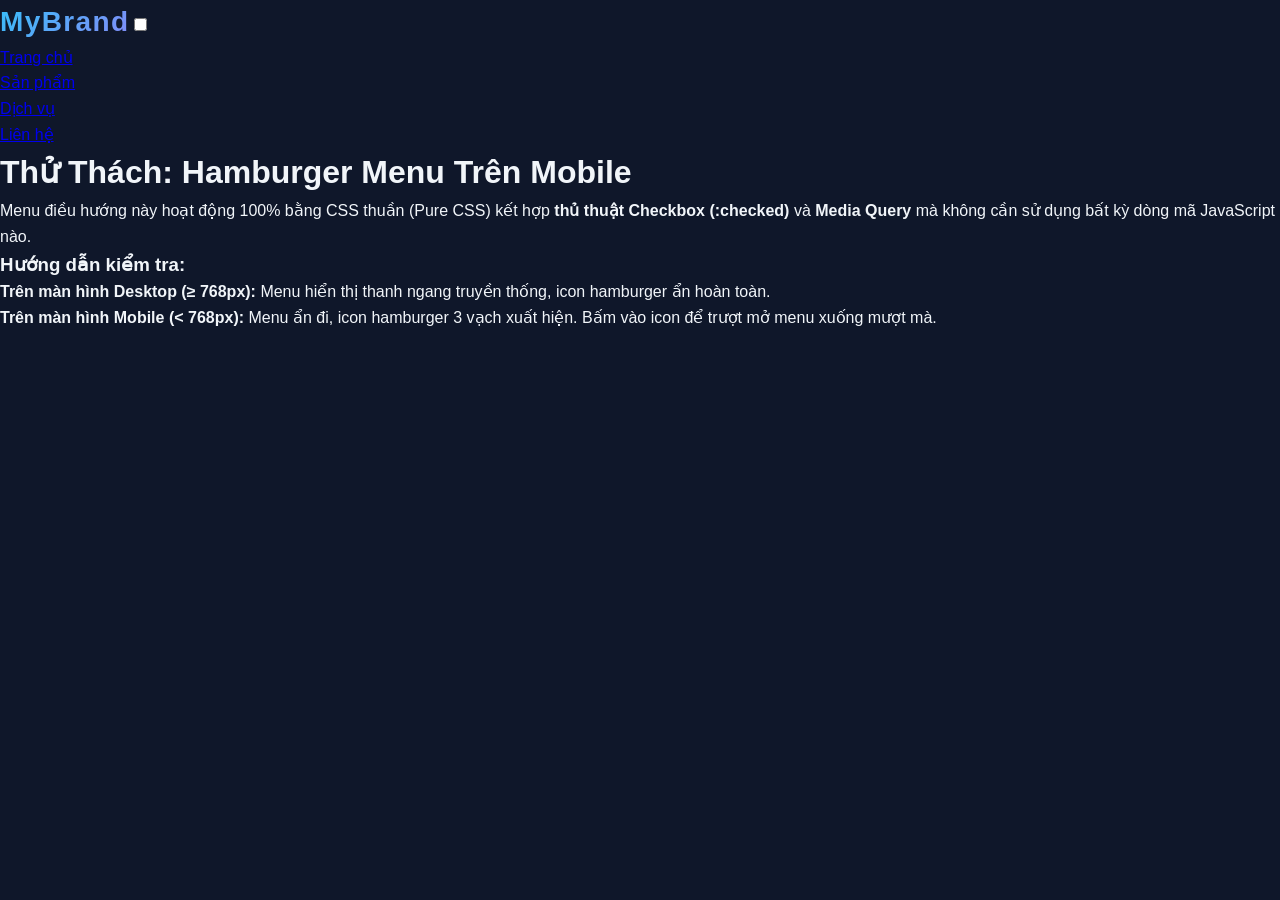
<file: index.html>
<!DOCTYPE html>
<html lang="vi">
<head>
  <meta charset="UTF-8">
  <meta name="viewport" content="width=device-width, initial-scale=1.0">
  <title>Responsive Navigation - Hamburger Menu</title>
  <link rel="stylesheet" href="style.css">
</head>
<body>
  <header class="main-header">
    <a href="#" class="logo">MyBrand</a>

    <input type="checkbox" id="menu-toggle" class="menu-toggle">
    
    <label for="menu-toggle" class="hamburger-menu" aria-label="Toggle navigation menu">
      <span class="bar"></span>
      <span class="bar"></span>
      <span class="bar"></span>
    </label>

    <nav class="main-nav">
      <ul>
        <li><a href="#">Trang chủ</a></li>
        <li><a href="#">Sản phẩm</a></li>
        <li><a href="#">Dịch vụ</a></li>
        <li><a href="#">Liên hệ</a></li>
      </ul>
    </nav>
  </header>

  <main class="page-content">
    <div class="content-box">
      <h1>Thử Thách: Hamburger Menu Trên Mobile</h1>
      <p>
        Menu điều hướng này hoạt động 100% bằng CSS thuần (Pure CSS) kết hợp <strong>thủ thuật Checkbox (:checked)</strong> và <strong>Media Query</strong> mà không cần sử dụng bất kỳ dòng mã JavaScript nào.
      </p>
      <div class="tip-card">
        <h3>Hướng dẫn kiểm tra:</h3>
        <ul>
          <li><strong>Trên màn hình Desktop (&ge; 768px):</strong> Menu hiển thị thanh ngang truyền thống, icon hamburger ẩn hoàn toàn.</li>
          <li><strong>Trên màn hình Mobile (&lt; 768px):</strong> Menu ẩn đi, icon hamburger 3 vạch xuất hiện. Bấm vào icon để trượt mở menu xuống mượt mà.</li>
        </ul>
      </div>
    </div>
  </main>
</body>
</html>
</file>
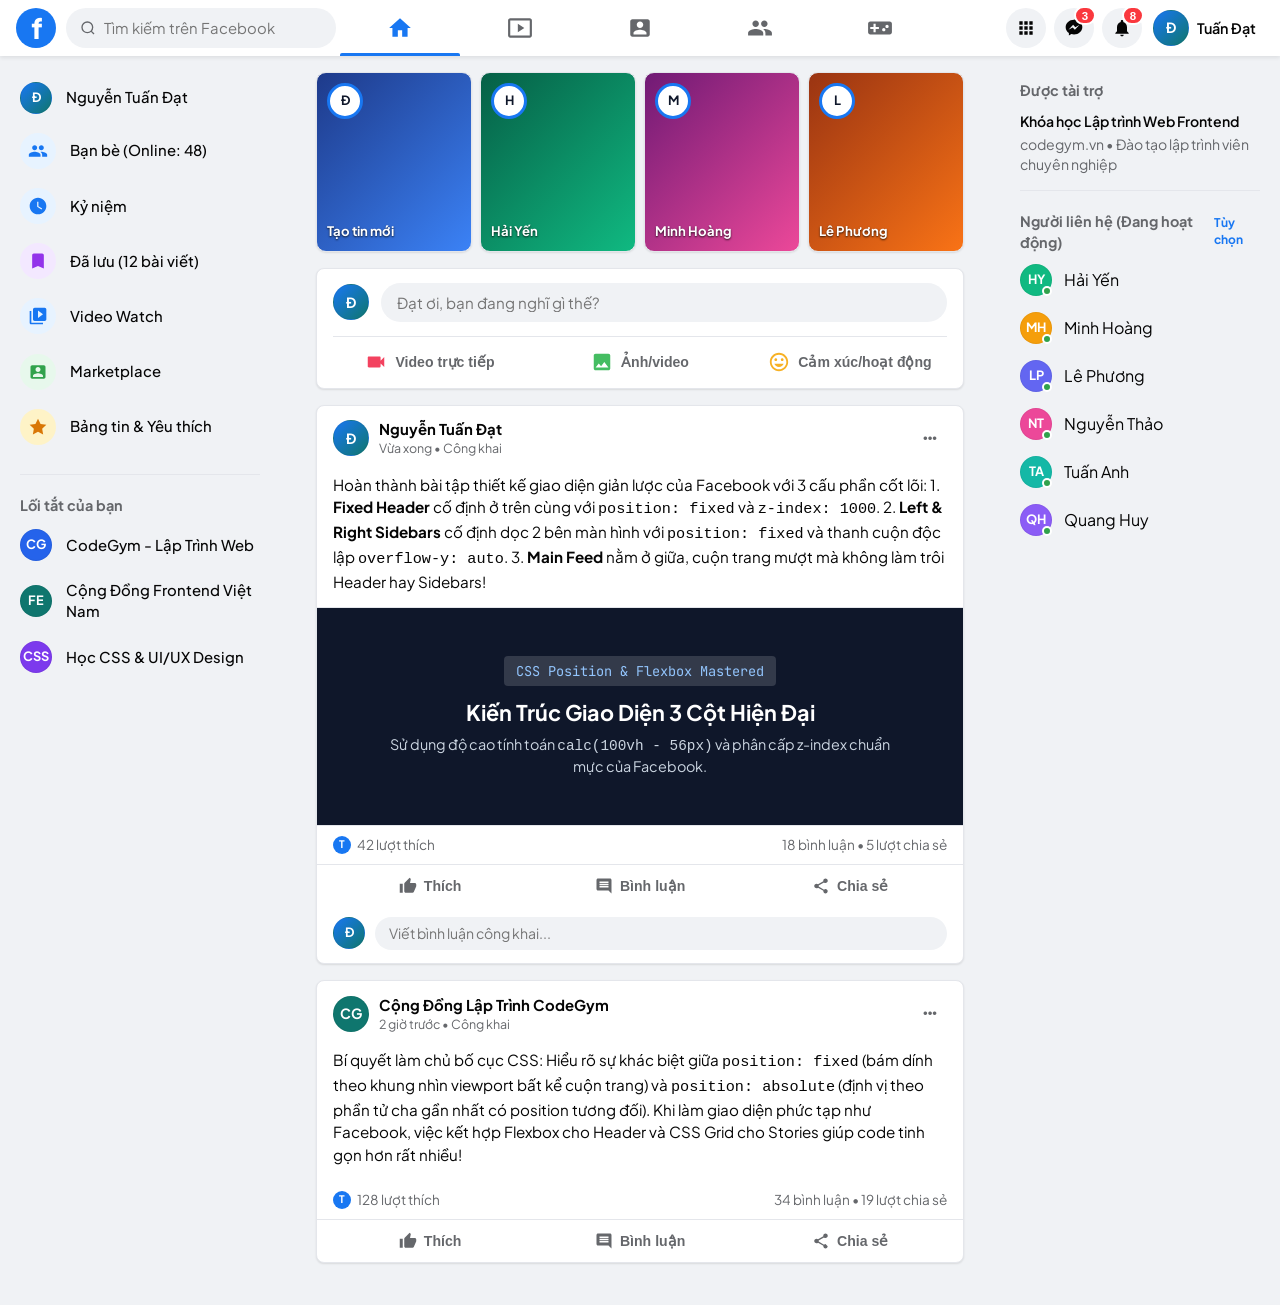
<file: facebook-homepage-layout/index.html>
<!DOCTYPE html>
<html lang="vi">
<head>
    <meta charset="UTF-8">
    <meta name="viewport" content="width=device-width, initial-scale=1.0">
    <title>Facebook - Giao Diện Giản Lược (Học viên: Nguyễn Tuấn Đạt)</title>
    <!-- Google Fonts -->
    <link rel="preconnect" href="https://fonts.googleapis.com">
    <link rel="preconnect" href="https://fonts.gstatic.com" crossorigin>
    <link href="https://fonts.googleapis.com/css2?family=Plus+Jakarta+Sans:wght@400;500;600;700;800&family=JetBrains+Mono:wght@400;500;600&display=swap" rel="stylesheet">
    <link rel="stylesheet" href="styles.css">
    <style>
        /* ==========================================================================
           GIAO DIEN GIAN LUOC TRANG CHU FACEBOOK
           Hoc vien thuc hien: Nguyen Tuan Dat
           Muc tieu: Thiet ke Fixed Header, Sidebars co dinh va Main Feed responsive
           ========================================================================== */

        :root {
            --fb-blue: #1877F2;
            --fb-blue-hover: #166FE5;
            --fb-bg: #F0F2F5;
            --fb-card-bg: #FFFFFF;
            --fb-text: #050505;
            --fb-text-secondary: #65676B;
            --fb-border: #E4E6EB;
            --fb-hover-overlay: #F2F2F2;
            --fb-active-overlay: #E4E6EB;
            --fb-input-bg: #F0F2F5;
            --fb-green: #31A24C;
            --fb-red: #FA383E;
            --header-height: 56px;
            --sidebar-width: 280px;
            --feed-max-width: 680px;
            --shadow-card: 0 1px 2px rgba(0, 0, 0, 0.1);
            --shadow-header: 0 2px 4px rgba(0, 0, 0, 0.08);
            --radius-card: 8px;
            --radius-btn: 6px;
        }

        * {
            box-sizing: border-box;
            margin: 0;
            padding: 0;
        }

        body {
            font-family: 'Plus Jakarta Sans', -apple-system, BlinkMacSystemFont, 'Segoe UI', Roboto, Helvetica, Arial, sans-serif;
            background-color: var(--fb-bg);
            color: var(--fb-text);
            line-height: 1.4;
            min-height: 100vh;
            overflow-x: hidden;
        }

        /* ==========================================================================
           1. FIXED HEADER O TREN CUNG (POSITION: FIXED)
           ========================================================================== */
        .fixed-header {
            position: fixed;
            top: 0;
            left: 0;
            width: 100%;
            height: var(--header-height);
            background-color: var(--fb-card-bg);
            box-shadow: var(--shadow-header);
            z-index: 1000; /* Dam bao luon noi tren cac lop khac */
            display: flex;
            align-items: center;
            justify-content: space-between;
            padding: 0 1rem;
        }

        /* 1.1. Header Left: Logo & Search */
        .header-left {
            display: flex;
            align-items: center;
            gap: 0.65rem;
            flex: 1;
            max-width: 320px;
        }

        .fb-logo {
            width: 40px;
            height: 40px;
            background-color: var(--fb-blue);
            color: #FFFFFF;
            border-radius: 50%;
            display: flex;
            align-items: center;
            justify-content: center;
            font-weight: 800;
            font-size: 1.75rem;
            text-decoration: none;
            letter-spacing: -0.05em;
            user-select: none;
            flex-shrink: 0;
        }

        .search-box {
            position: relative;
            background-color: var(--fb-input-bg);
            border-radius: 50px;
            height: 40px;
            display: flex;
            align-items: center;
            padding: 0 0.85rem;
            flex: 1;
            transition: background 0.2s ease;
        }

        .search-box:focus-within {
            background-color: #FFFFFF;
            box-shadow: 0 0 0 2px var(--fb-blue);
        }

        .search-icon {
            width: 16px;
            height: 16px;
            color: var(--fb-text-secondary);
            margin-right: 0.5rem;
            flex-shrink: 0;
        }

        .search-input {
            border: none;
            background: transparent;
            outline: none;
            font-size: 0.93rem;
            color: var(--fb-text);
            width: 100%;
            font-family: inherit;
        }

        /* 1.2. Header Center: Main Navigation Tabs */
        .header-center {
            display: flex;
            align-items: center;
            justify-content: center;
            height: 100%;
            flex: 2;
            max-width: 600px;
        }

        .nav-tab {
            flex: 1;
            height: 100%;
            display: flex;
            align-items: center;
            justify-content: center;
            cursor: pointer;
            position: relative;
            color: var(--fb-text-secondary);
            transition: all 0.2s ease;
            text-decoration: none;
        }

        .nav-tab:hover {
            background-color: var(--fb-hover-overlay);
            border-radius: 8px;
        }

        .nav-tab.active {
            color: var(--fb-blue);
        }

        .nav-tab.active::after {
            content: '';
            position: absolute;
            bottom: 0;
            left: 0;
            width: 100%;
            height: 3px;
            background-color: var(--fb-blue);
            border-top-left-radius: 2px;
            border-top-right-radius: 2px;
        }

        .nav-tab svg {
            width: 26px;
            height: 26px;
        }

        /* 1.3. Header Right: Utilities & User Avatar */
        .header-right {
            display: flex;
            align-items: center;
            justify-content: flex-end;
            gap: 0.5rem;
            flex: 1;
            max-width: 320px;
        }

        .icon-btn {
            width: 40px;
            height: 40px;
            background-color: var(--fb-input-bg);
            border-radius: 50%;
            display: flex;
            align-items: center;
            justify-content: center;
            cursor: pointer;
            border: none;
            color: var(--fb-text);
            transition: background 0.2s ease;
            position: relative;
        }

        .icon-btn:hover {
            background-color: var(--fb-active-overlay);
        }

        .icon-btn svg {
            width: 20px;
            height: 20px;
        }

        .badge-count {
            position: absolute;
            top: -2px;
            right: -2px;
            background-color: var(--fb-red);
            color: #FFFFFF;
            font-size: 0.72rem;
            font-weight: 700;
            padding: 0.1rem 0.35rem;
            border-radius: 50px;
            border: 2px solid #FFFFFF;
        }

        .user-profile-btn {
            display: flex;
            align-items: center;
            gap: 0.5rem;
            padding: 0.2rem 0.5rem 0.2rem 0.2rem;
            border-radius: 50px;
            cursor: pointer;
            background: transparent;
            border: none;
            transition: background 0.2s ease;
        }

        .user-profile-btn:hover {
            background-color: var(--fb-hover-overlay);
        }

        .avatar {
            width: 36px;
            height: 36px;
            border-radius: 50%;
            background: linear-gradient(135deg, #1877F2 0%, #0F766E 100%);
            color: #FFFFFF;
            display: flex;
            align-items: center;
            justify-content: center;
            font-weight: 700;
            font-size: 0.88rem;
            flex-shrink: 0;
            border: 1px solid rgba(0, 0, 0, 0.05);
        }

        .avatar-small {
            width: 32px;
            height: 32px;
            font-size: 0.8rem;
        }

        .user-name-label {
            font-weight: 600;
            font-size: 0.9rem;
            color: var(--fb-text);
        }

        /* ==========================================================================
           2. MAIN CONTAINER: LAYOUT 3 COT (SIDEBAR TRAI - FEED - SIDEBAR PHAI)
           ========================================================================== */
        .main-layout {
            margin-top: var(--header-height); /* Khoang cach tranh de len boi Fixed Header */
            display: flex;
            justify-content: space-between;
            min-height: calc(100vh - var(--header-height));
        }

        /* ==========================================================================
           3. SIDEBARS: POSITION FIXED / STICKY & OVERFLOW TU DO
           ========================================================================== */
        .sidebar {
            width: var(--sidebar-width);
            height: calc(100vh - var(--header-height));
            position: fixed;
            top: var(--header-height);
            overflow-y: auto;
            padding: 1rem 0.5rem;
            z-index: 500;
        }

        .sidebar::-webkit-scrollbar {
            width: 6px;
        }

        .sidebar:hover::-webkit-scrollbar-thumb {
            background-color: #BCC0C4;
            border-radius: 4px;
        }

        .sidebar-left {
            left: 0;
        }

        .sidebar-right {
            right: 0;
        }

        /* Danh muc danh sach trong Sidebar */
        .sidebar-menu {
            list-style: none;
            margin-bottom: 1.25rem;
        }

        .sidebar-item {
            display: flex;
            align-items: center;
            gap: 0.85rem;
            padding: 0.6rem 0.75rem;
            border-radius: var(--radius-btn);
            cursor: pointer;
            transition: background 0.15s ease;
            text-decoration: none;
            color: var(--fb-text);
            font-weight: 500;
            font-size: 0.93rem;
        }

        .sidebar-item:hover {
            background-color: var(--fb-hover-overlay);
        }

        .sidebar-icon-wrapper {
            width: 36px;
            height: 36px;
            border-radius: 50%;
            display: flex;
            align-items: center;
            justify-content: center;
            flex-shrink: 0;
            background-color: #E4E6EB;
            color: #1C1E21;
        }

        .sidebar-icon-wrapper.blue { background-color: #E7F3FF; color: var(--fb-blue); }
        .sidebar-icon-wrapper.green { background-color: #E7F8EC; color: var(--fb-green); }
        .sidebar-icon-wrapper.purple { background-color: #F3E8FF; color: #9333EA; }
        .sidebar-icon-wrapper.yellow { background-color: #FEF3C7; color: #D97706; }

        .sidebar-icon-wrapper svg {
            width: 20px;
            height: 20px;
        }

        .sidebar-heading {
            font-size: 0.9rem;
            font-weight: 700;
            color: var(--fb-text-secondary);
            padding: 0.5rem 0.75rem 0.25rem 0.75rem;
            text-transform: none;
            display: flex;
            justify-content: space-between;
            align-items: center;
        }

        .sidebar-divider {
            height: 1px;
            background-color: var(--fb-border);
            margin: 0.5rem 0.75rem 0.75rem 0.75rem;
        }

        /* Danh sach lien he (Contacts Sidebar Phai) */
        .contact-item {
            display: flex;
            align-items: center;
            gap: 0.75rem;
            padding: 0.5rem 0.75rem;
            border-radius: var(--radius-btn);
            cursor: pointer;
            transition: background 0.15s ease;
            position: relative;
        }

        .contact-item:hover {
            background-color: var(--fb-hover-overlay);
        }

        .contact-avatar-box {
            position: relative;
        }

        .online-dot {
            position: absolute;
            bottom: 0;
            right: 0;
            width: 10px;
            height: 10px;
            background-color: var(--fb-green);
            border: 2px solid var(--fb-card-bg);
            border-radius: 50%;
        }

        /* ==========================================================================
           4. MAIN FEED CONTAINER: NHO VAO GIUA & CUON TRANG DOC LAP
           ========================================================================== */
        .feed-container {
            margin-left: var(--sidebar-width);
            margin-right: var(--sidebar-width);
            flex: 1;
            max-width: var(--feed-max-width);
            margin-top: 1rem;
            margin-bottom: 2rem;
            padding: 0 1rem;
            margin-left: auto;
            margin-right: auto;
        }

        /* 4.1. Stories Tray */
        .stories-tray {
            display: grid;
            grid-template-columns: repeat(4, 1fr);
            gap: 0.5rem;
            margin-bottom: 1rem;
        }

        .story-card {
            height: 180px;
            border-radius: 10px;
            background-color: var(--fb-card-bg);
            box-shadow: var(--shadow-card);
            position: relative;
            cursor: pointer;
            overflow: hidden;
            transition: transform 0.2s ease, box-shadow 0.2s ease;
            border: 1px solid var(--fb-border);
            display: flex;
            flex-direction: column;
            justify-content: space-between;
            padding: 0.65rem;
        }

        .story-card:hover {
            transform: scale(1.02);
            box-shadow: 0 4px 10px rgba(0, 0, 0, 0.15);
        }

        .story-bg-1 { background: linear-gradient(135deg, #1E3A8A 0%, #3B82F6 100%); color: #FFFFFF; }
        .story-bg-2 { background: linear-gradient(135deg, #065F46 0%, #10B981 100%); color: #FFFFFF; }
        .story-bg-3 { background: linear-gradient(135deg, #701A75 0%, #EC4899 100%); color: #FFFFFF; }
        .story-bg-4 { background: linear-gradient(135deg, #9A3412 0%, #F97316 100%); color: #FFFFFF; }

        .story-avatar-ring {
            width: 36px;
            height: 36px;
            border-radius: 50%;
            border: 3px solid var(--fb-blue);
            background: #FFFFFF;
            color: #0F172A;
            display: flex;
            align-items: center;
            justify-content: center;
            font-weight: 700;
            font-size: 0.8rem;
        }

        .story-author-name {
            font-size: 0.82rem;
            font-weight: 700;
            text-shadow: 0 1px 2px rgba(0, 0, 0, 0.8);
        }

        /* 4.2. Create Post Box */
        .feed-card {
            background-color: var(--fb-card-bg);
            border-radius: var(--radius-card);
            box-shadow: var(--shadow-card);
            margin-bottom: 1rem;
            border: 1px solid var(--fb-border);
            overflow: hidden;
        }

        .create-post-top {
            display: flex;
            align-items: center;
            gap: 0.75rem;
            padding: 0.85rem 1rem;
        }

        .create-post-input {
            flex: 1;
            background-color: var(--fb-input-bg);
            border-radius: 50px;
            padding: 0.65rem 1rem;
            border: none;
            outline: none;
            font-size: 0.95rem;
            color: var(--fb-text);
            cursor: pointer;
            transition: background 0.2s ease;
            font-family: inherit;
        }

        .create-post-input:hover {
            background-color: var(--fb-active-overlay);
        }

        .create-post-divider {
            height: 1px;
            background-color: var(--fb-border);
            margin: 0 1rem;
        }

        .create-post-actions {
            display: flex;
            padding: 0.4rem 0.5rem;
        }

        .post-action-btn {
            flex: 1;
            display: flex;
            align-items: center;
            justify-content: center;
            gap: 0.5rem;
            padding: 0.5rem;
            border-radius: var(--radius-btn);
            cursor: pointer;
            border: none;
            background: transparent;
            font-weight: 600;
            font-size: 0.88rem;
            color: var(--fb-text-secondary);
            transition: background 0.15s ease;
        }

        .post-action-btn:hover {
            background-color: var(--fb-hover-overlay);
        }

        .icon-live { color: #F3425F; }
        .icon-photo { color: #45BD62; }
        .icon-feeling { color: #F7B125; }

        /* 4.3. Post Card Component */
        .post-header {
            display: flex;
            align-items: center;
            justify-content: space-between;
            padding: 0.85rem 1rem 0.5rem 1rem;
        }

        .post-author-info {
            display: flex;
            align-items: center;
            gap: 0.65rem;
        }

        .post-author-name {
            font-weight: 700;
            font-size: 0.93rem;
            color: var(--fb-text);
            cursor: pointer;
        }

        .post-author-name:hover {
            text-decoration: underline;
        }

        .post-timestamp {
            font-size: 0.78rem;
            color: var(--fb-text-secondary);
            display: flex;
            align-items: center;
            gap: 0.25rem;
        }

        .post-more-btn {
            background: transparent;
            border: none;
            width: 34px;
            height: 34px;
            border-radius: 50%;
            display: flex;
            align-items: center;
            justify-content: center;
            cursor: pointer;
            color: var(--fb-text-secondary);
        }

        .post-more-btn:hover {
            background-color: var(--fb-hover-overlay);
        }

        .post-content-text {
            padding: 0.5rem 1rem 0.85rem 1rem;
            font-size: 0.95rem;
            color: var(--fb-text);
            line-height: 1.5;
        }

        .post-media-box {
            background-color: #0F172A;
            color: #FFFFFF;
            padding: 3rem 1.5rem;
            text-align: center;
            display: flex;
            flex-direction: column;
            align-items: center;
            justify-content: center;
            border-top: 1px solid var(--fb-border);
            border-bottom: 1px solid var(--fb-border);
        }

        .media-code-badge {
            background: rgba(255, 255, 255, 0.15);
            font-family: 'JetBrains Mono', monospace;
            padding: 0.35rem 0.75rem;
            border-radius: 4px;
            font-size: 0.85rem;
            margin-bottom: 0.75rem;
            color: #93C5FD;
        }

        .post-media-box h3 {
            font-size: 1.35rem;
            font-weight: 700;
            margin-bottom: 0.35rem;
        }

        .post-media-box p {
            color: #CBD5E1;
            font-size: 0.9rem;
            max-width: 500px;
        }

        /* Thong so luot tuong tac */
        .post-stats {
            display: flex;
            align-items: center;
            justify-content: space-between;
            padding: 0.6rem 1rem;
            color: var(--fb-text-secondary);
            font-size: 0.85rem;
            border-bottom: 1px solid var(--fb-border);
        }

        .reaction-icons-group {
            display: flex;
            align-items: center;
            gap: 0.35rem;
        }

        .reaction-circle {
            width: 18px;
            height: 18px;
            border-radius: 50%;
            background-color: var(--fb-blue);
            color: #FFFFFF;
            display: inline-flex;
            align-items: center;
            justify-content: center;
            font-size: 0.65rem;
            font-weight: 700;
        }

        .post-interactions {
            display: flex;
            padding: 0.25rem 0.5rem;
        }

        .interaction-btn {
            flex: 1;
            display: flex;
            align-items: center;
            justify-content: center;
            gap: 0.45rem;
            padding: 0.5rem;
            border-radius: var(--radius-btn);
            background: transparent;
            border: none;
            cursor: pointer;
            color: var(--fb-text-secondary);
            font-weight: 600;
            font-size: 0.88rem;
            transition: all 0.15s ease;
        }

        .interaction-btn:hover {
            background-color: var(--fb-hover-overlay);
        }

        .interaction-btn.liked {
            color: var(--fb-blue);
        }

        .interaction-btn svg {
            width: 18px;
            height: 18px;
        }

        /* O binh luan (Comments input) */
        .post-comment-section {
            padding: 0.65rem 1rem 0.85rem 1rem;
            display: flex;
            align-items: center;
            gap: 0.65rem;
        }

        .comment-input-box {
            flex: 1;
            background-color: var(--fb-input-bg);
            border-radius: 50px;
            padding: 0.45rem 0.85rem;
            display: flex;
            align-items: center;
        }

        .comment-input-box input {
            border: none;
            background: transparent;
            outline: none;
            font-size: 0.88rem;
            width: 100%;
            font-family: inherit;
        }

        /* ==========================================================================
           5. RESPONSIVE BREAKPOINTS (DESKTOP -> TABLET -> MOBILE)
           ========================================================================== */
        @media (max-width: 1100px) {
            .sidebar-right {
                display: none; /* An sidebar phai tren man hinh trung binh */
            }
            .feed-container {
                margin-left: var(--sidebar-width);
                margin-right: auto;
            }
        }

        @media (max-width: 820px) {
            .sidebar-left {
                display: none; /* An ca 2 sidebar tren dien thoai */
            }
            .feed-container {
                margin-left: auto;
                margin-right: auto;
                width: 100%;
                padding: 0 0.5rem;
            }
            .header-center {
                display: none;
            }
            .stories-tray {
                grid-template-columns: repeat(2, 1fr);
            }
        }
    </style>
</head>
<body>

    <!-- ===================================================================
         1. FIXED HEADER O TREN CUNG (LUON CO DINH KHI CUON TRANG)
         =================================================================== -->
    <header class="fixed-header">
        <!-- 1.1. Ben trai: Logo & O tim kiem -->
        <div class="header-left">
            <a href="#" class="fb-logo" title="Facebook Home">f</a>
            <div class="search-box">
                <svg class="search-icon" viewBox="0 0 24 24" fill="none" stroke="currentColor" stroke-width="2">
                    <circle cx="11" cy="11" r="8"></circle>
                    <line x1="21" y1="21" x2="16.65" y2="16.65"></line>
                </svg>
                <input type="text" class="search-input" placeholder="Tìm kiếm trên Facebook">
            </div>
        </div>

        <!-- 1.2. O giua: Cac Tab dieu huong chinh -->
        <nav class="header-center">
            <a href="#" class="nav-tab active" title="Trang chủ">
                <svg viewBox="0 0 24 24" fill="currentColor">
                    <path d="M10 20v-6h4v6h5v-8h3L12 3 2 12h3v8z"/>
                </svg>
            </a>
            <a href="#" class="nav-tab" title="Video Watch">
                <svg viewBox="0 0 24 24" fill="currentColor">
                    <path d="M21 3H3c-1.1 0-2 .9-2 2v14c0 1.1.9 2 2 2h18c1.1 0 2-.9 2-2V5c0-1.1-.9-2-2-2zm0 16H3V5h18v14zm-11-3l6-4-6-4v8z"/>
                </svg>
            </a>
            <a href="#" class="nav-tab" title="Marketplace">
                <svg viewBox="0 0 24 24" fill="currentColor">
                    <path d="M19 4H5c-1.11 0-2 .9-2 2v12c0 1.1.89 2 2 2h14c1.1 0 2-.9 2-2V6c0-1.1-.9-2-2-2zm-7 2c1.66 0 3 1.34 3 3s-1.34 3-3 3-3-1.34-3-3 1.34-3 3-3zm6 12H6v-1.4c0-2 4-3.1 6-3.1s6 1.1 6 3.1V18z"/>
                </svg>
            </a>
            <a href="#" class="nav-tab" title="Nhóm">
                <svg viewBox="0 0 24 24" fill="currentColor">
                    <path d="M16 11c1.66 0 2.99-1.34 2.99-3S17.66 5 16 5c-1.66 0-3 1.34-3 3s1.34 3 3 3zm-8 0c1.66 0 2.99-1.34 2.99-3S9.66 5 8 5C6.34 5 5 6.34 5 8s1.34 3 3 3zm0 2c-2.33 0-7 1.17-7 3.5V19h14v-2.5c0-2.33-4.67-3.5-7-3.5zm8 0c-.29 0-.62.02-.97.05 1.16.84 1.97 1.97 1.97 3.45V19h6v-2.5c0-2.33-4.67-3.5-7-3.5z"/>
                </svg>
            </a>
            <a href="#" class="nav-tab" title="Trò chơi">
                <svg viewBox="0 0 24 24" fill="currentColor">
                    <path d="M21 6H3c-1.1 0-2 .9-2 2v8c0 1.1.9 2 2 2h18c1.1 0 2-.9 2-2V8c0-1.1-.9-2-2-2zm-10 7H8v3H6v-3H3v-2h3V8h2v3h3v2zm4.5 2c-.83 0-1.5-.67-1.5-1.5s.67-1.5 1.5-1.5 1.5.67 1.5 1.5-.67 1.5-1.5 1.5zm3-3c-.83 0-1.5-.67-1.5-1.5S17.67 9 18.5 9s1.5.67 1.5 1.5-.67 1.5-1.5 1.5z"/>
                </svg>
            </a>
        </nav>

        <!-- 1.3. Ben phai: Tien ich & Ho so nguoi dung -->
        <div class="header-right">
            <button class="icon-btn" title="Menu ứng dụng">
                <svg viewBox="0 0 24 24" fill="currentColor">
                    <path d="M4 8h4V4H4v4zm6 12h4v-4h-4v4zm-6 0h4v-4H4v4zm0-6h4v-4H4v4zm6 0h4v-4h-4v4zm6-10v4h4V4h-4zm-6 4h4V4h-4v4zm6 6h4v-4h-4v4zm0 6h4v-4h-4v4z"/>
                </svg>
            </button>
            <button class="icon-btn" title="Messenger">
                <svg viewBox="0 0 24 24" fill="currentColor">
                    <path d="M12 2C6.48 2 2 6.03 2 11c0 2.87 1.5 5.43 3.86 7.02V21l3.03-1.66c1 .28 2.06.44 3.11.44 5.52 0 10-4.03 10-9s-4.48-9-10-9zm1.06 12.13l-2.61-2.78-5.09 2.78 5.6-5.94 2.68 2.78 5.02-2.78-5.6 5.94z"/>
                </svg>
                <span class="badge-count">3</span>
            </button>
            <button class="icon-btn" title="Thông báo">
                <svg viewBox="0 0 24 24" fill="currentColor">
                    <path d="M12 22c1.1 0 2-.9 2-2h-4c0 1.1.89 2 2 2zm6-6v-5c0-3.07-1.64-5.64-4.5-6.32V4c0-.83-.67-1.5-1.5-1.5s-1.5.67-1.5 1.5v.68C7.63 5.36 6 7.92 6 11v5l-2 2v1h16v-1l-2-2z"/>
                </svg>
                <span class="badge-count">8</span>
            </button>
            <div class="user-profile-btn" title="Trang cá nhân của Nguyễn Tuấn Đạt">
                <div class="avatar">Đ</div>
                <span class="user-name-label">Tuấn Đạt</span>
            </div>
        </div>
    </header>

    <!-- ===================================================================
         2. MAIN CONTAINER: LAYOUT 3 COT
         =================================================================== -->
    <div class="main-layout">

        <!-- ===============================================================
             3. SIDEBAR TRAI (NAVIGATION MENU - CO DINH)
             =============================================================== -->
        <aside class="sidebar sidebar-left">
            <ul class="sidebar-menu">
                <li>
                    <a href="#" class="sidebar-item">
                        <div class="avatar avatar-small">Đ</div>
                        <span>Nguyễn Tuấn Đạt</span>
                    </a>
                </li>
                <li>
                    <a href="#" class="sidebar-item">
                        <div class="sidebar-icon-wrapper blue">
                            <svg viewBox="0 0 24 24" fill="currentColor"><path d="M16 11c1.66 0 2.99-1.34 2.99-3S17.66 5 16 5c-1.66 0-3 1.34-3 3s1.34 3 3 3zm-8 0c1.66 0 2.99-1.34 2.99-3S9.66 5 8 5C6.34 5 5 6.34 5 8s1.34 3 3 3zm0 2c-2.33 0-7 1.17-7 3.5V19h14v-2.5c0-2.33-4.67-3.5-7-3.5zm8 0c-.29 0-.62.02-.97.05 1.16.84 1.97 1.97 1.97 3.45V19h6v-2.5c0-2.33-4.67-3.5-7-3.5z"/></svg>
                        </div>
                        <span>Bạn bè (Online: 48)</span>
                    </a>
                </li>
                <li>
                    <a href="#" class="sidebar-item">
                        <div class="sidebar-icon-wrapper blue">
                            <svg viewBox="0 0 24 24" fill="currentColor"><path d="M12 2C6.5 2 2 6.5 2 12s4.5 10 10 10 10-4.5 10-10S17.5 2 12 2zm4.2 14.2L11 13V7h1.5v5.2l4.5 2.7-.8 1.3z"/></svg>
                        </div>
                        <span>Kỷ niệm</span>
                    </a>
                </li>
                <li>
                    <a href="#" class="sidebar-item">
                        <div class="sidebar-icon-wrapper purple">
                            <svg viewBox="0 0 24 24" fill="currentColor"><path d="M17 3H7c-1.1 0-1.99.9-1.99 2L5 21l7-3 7 3V5c0-1.1-.9-2-2-2z"/></svg>
                        </div>
                        <span>Đã lưu (12 bài viết)</span>
                    </a>
                </li>
                <li>
                    <a href="#" class="sidebar-item">
                        <div class="sidebar-icon-wrapper blue">
                            <svg viewBox="0 0 24 24" fill="currentColor"><path d="M4 6H2v14c0 1.1.9 2 2 2h14v-2H4V6zm16-4H8c-1.1 0-2 .9-2 2v12c0 1.1.9 2 2 2h12c1.1 0 2-.9 2-2V4c0-1.1-.9-2-2-2zm-8 12.5v-9l6 4.5-6 4.5z"/></svg>
                        </div>
                        <span>Video Watch</span>
                    </a>
                </li>
                <li>
                    <a href="#" class="sidebar-item">
                        <div class="sidebar-icon-wrapper green">
                            <svg viewBox="0 0 24 24" fill="currentColor"><path d="M19 4H5c-1.11 0-2 .9-2 2v12c0 1.1.89 2 2 2h14c1.1 0 2-.9 2-2V6c0-1.1-.9-2-2-2zm-7 2c1.66 0 3 1.34 3 3s-1.34 3-3 3-3-1.34-3-3 1.34-3 3-3zm6 12H6v-1.4c0-2 4-3.1 6-3.1s6 1.1 6 3.1V18z"/></svg>
                        </div>
                        <span>Marketplace</span>
                    </a>
                </li>
                <li>
                    <a href="#" class="sidebar-item">
                        <div class="sidebar-icon-wrapper yellow">
                            <svg viewBox="0 0 24 24" fill="currentColor"><path d="M12 2l3.09 6.26L22 9.27l-5 4.87 1.18 6.88L12 17.77l-6.18 3.25L7 14.14 2 9.27l6.91-1.01L12 2z"/></svg>
                        </div>
                        <span>Bảng tin & Yêu thích</span>
                    </a>
                </li>
            </ul>

            <div class="sidebar-divider"></div>

            <div class="sidebar-heading">
                <span>Lối tắt của bạn</span>
            </div>
            <ul class="sidebar-menu">
                <li>
                    <a href="#" class="sidebar-item">
                        <div class="avatar avatar-small" style="background: #2563EB;">CG</div>
                        <span>CodeGym - Lập Trình Web</span>
                    </a>
                </li>
                <li>
                    <a href="#" class="sidebar-item">
                        <div class="avatar avatar-small" style="background: #0F766E;">FE</div>
                        <span>Cộng Đồng Frontend Việt Nam</span>
                    </a>
                </li>
                <li>
                    <a href="#" class="sidebar-item">
                        <div class="avatar avatar-small" style="background: #7C3AED;">CSS</div>
                        <span>Học CSS & UI/UX Design</span>
                    </a>
                </li>
            </ul>
        </aside>

        <!-- ===============================================================
             4. MAIN CONTENT FEED (O GIUA - CUON TU DO DOC LAP)
             =============================================================== -->
        <main class="feed-container">

            <!-- 4.1. Stories Tray -->
            <section class="stories-tray">
                <div class="story-card story-bg-1">
                    <div class="story-avatar-ring">Đ</div>
                    <span class="story-author-name">Tạo tin mới</span>
                </div>
                <div class="story-card story-bg-2">
                    <div class="story-avatar-ring">H</div>
                    <span class="story-author-name">Hải Yến</span>
                </div>
                <div class="story-card story-bg-3">
                    <div class="story-avatar-ring">M</div>
                    <span class="story-author-name">Minh Hoàng</span>
                </div>
                <div class="story-card story-bg-4">
                    <div class="story-avatar-ring">L</div>
                    <span class="story-author-name">Lê Phương</span>
                </div>
            </section>

            <!-- 4.2. Create Post Card -->
            <section class="feed-card">
                <div class="create-post-top">
                    <div class="avatar">Đ</div>
                    <input type="text" class="create-post-input" id="quickPostInput" placeholder="Đạt ơi, bạn đang nghĩ gì thế?">
                </div>
                <div class="create-post-divider"></div>
                <div class="create-post-actions">
                    <button class="post-action-btn" onclick="triggerPostAction('Video trực tiếp')">
                        <svg class="icon-live" width="22" height="22" viewBox="0 0 24 24" fill="currentColor"><path d="M17 10.5V7c0-.55-.45-1-1-1H4c-.55 0-1 .45-1 1v10c0 .55.45 1 1 1h12c.55 0 1-.45 1-1v-3.5l4 4v-11l-4 4z"/></svg>
                        <span>Video trực tiếp</span>
                    </button>
                    <button class="post-action-btn" onclick="triggerPostAction('Ảnh/video')">
                        <svg class="icon-photo" width="22" height="22" viewBox="0 0 24 24" fill="currentColor"><path d="M21 19V5c0-1.1-.9-2-2-2H5c-1.1 0-2 .9-2 2v14c0 1.1.9 2 2 2h14c1.1 0 2-.9 2-2zM8.5 13.5l2.5 3.01L14.5 12l4.5 6H5l3.5-4.5z"/></svg>
                        <span>Ảnh/video</span>
                    </button>
                    <button class="post-action-btn" onclick="triggerPostAction('Cảm xúc/hoạt động')">
                        <svg class="icon-feeling" width="22" height="22" viewBox="0 0 24 24" fill="currentColor"><path d="M11.99 2C6.47 2 2 6.48 2 12s4.47 10 9.99 10C17.52 22 22 17.52 22 12S17.52 2 11.99 2zM12 20c-4.42 0-8-3.58-8-8s3.58-8 8-8 8 3.58 8 8-3.58 8-8 8zm3.5-9c.83 0 1.5-.67 1.5-1.5S16.33 8 15.5 8 14 8.67 14 9.5s.67 1.5 1.5 1.5zm-7 0c.83 0 1.5-.67 1.5-1.5S9.33 8 8.5 8 7 8.67 7 9.5 7.67 11 8.5 11zm3.5 6.5c2.33 0 4.31-1.46 5.11-3.5H6.89c.8 2.04 2.78 3.5 5.11 3.5z"/></svg>
                        <span>Cảm xúc/hoạt động</span>
                    </button>
                </div>
            </section>

            <!-- 4.3. Post Card 1: Kỹ thuật CSS Layout -->
            <article class="feed-card">
                <div class="post-header">
                    <div class="post-author-info">
                        <div class="avatar">Đ</div>
                        <div>
                            <div class="post-author-name">Nguyễn Tuấn Đạt</div>
                            <div class="post-timestamp">Vừa xong &bull; Công khai</div>
                        </div>
                    </div>
                    <button class="post-more-btn" title="Tùy chọn bài viết">&bull;&bull;&bull;</button>
                </div>
                <div class="post-content-text">
                    Hoàn thành bài tập thiết kế giao diện giản lược của Facebook với 3 cấu phần cốt lõi: 
                    1. <strong>Fixed Header</strong> cố định ở trên cùng với <code>position: fixed</code> và <code>z-index: 1000</code>.
                    2. <strong>Left & Right Sidebars</strong> cố định dọc 2 bên màn hình với <code>position: fixed</code> và thanh cuộn độc lập <code>overflow-y: auto</code>.
                    3. <strong>Main Feed</strong> nằm ở giữa, cuộn trang mượt mà không làm trôi Header hay Sidebars!
                </div>
                <div class="post-media-box">
                    <span class="media-code-badge">CSS Position & Flexbox Mastered</span>
                    <h3>Kiến Trúc Giao Diện 3 Cột Hiện Đại</h3>
                    <p>Sử dụng độ cao tính toán <code>calc(100vh - 56px)</code> và phân cấp z-index chuẩn mực của Facebook.</p>
                </div>
                <div class="post-stats">
                    <div class="reaction-icons-group">
                        <span class="reaction-circle">T</span>
                        <span id="likeCount1">42 lượt thích</span>
                    </div>
                    <div>18 bình luận &bull; 5 lượt chia sẻ</div>
                </div>
                <div class="post-interactions">
                    <button class="interaction-btn" id="btnLike1" onclick="toggleLike(1)">
                        <svg viewBox="0 0 24 24" fill="currentColor"><path d="M1 21h4V9H1v12zm22-11c0-1.1-.9-2-2-2h-6.31l.95-4.57.03-.32c0-.41-.17-.79-.44-1.06L14.17 1 7.59 7.59C7.22 7.95 7 8.45 7 9v10c0 1.1.9 2 2 2h9c.83 0 1.54-.5 1.84-1.22l3.02-7.05c.09-.23.14-.47.14-.73v-2z"/></svg>
                        <span id="likeText1">Thích</span>
                    </button>
                    <button class="interaction-btn" onclick="focusComment(1)">
                        <svg viewBox="0 0 24 24" fill="currentColor"><path d="M21.99 4c0-1.1-.89-2-1.99-2H4c-1.1 0-2 .9-2 2v12c0 1.1.9 2 2 2h14l4 4-.01-18zM18 14H6v-2h12v2zm0-3H6V9h12v2zm0-3H6V6h12v2z"/></svg>
                        <span>Bình luận</span>
                    </button>
                    <button class="interaction-btn" onclick="sharePost()">
                        <svg viewBox="0 0 24 24" fill="currentColor"><path d="M18 16.08c-.76 0-1.44.3-1.96.77L8.91 12.7c.05-.23.09-.46.09-.7s-.04-.47-.09-.7l7.05-4.11c.54.5 1.25.81 2.04.81 1.66 0 3-1.34 3-3s-1.34-3-3-3-3 1.34-3 3c0 .24.04.47.09.7L8.04 9.81C7.5 9.31 6.79 9 6 9c-1.66 0-3 1.34-3 3s1.34 3 3 3c.79 0 1.5-.31 2.04-.81l7.12 4.16c-.05.21-.08.43-.08.65 0 1.61 1.31 2.92 2.92 2.92 1.61 0 2.92-1.31 2.92-2.92s-1.31-2.92-2.92-2.92z"/></svg>
                        <span>Chia sẻ</span>
                    </button>
                </div>
                <div class="post-comment-section">
                    <div class="avatar avatar-small">Đ</div>
                    <div class="comment-input-box">
                        <input type="text" id="commentInput1" placeholder="Viết bình luận công khai..." onkeypress="handleComment(event, 1)">
                    </div>
                </div>
            </article>

            <!-- 4.4. Post Card 2: Chia sẻ kinh nghiệm học tập -->
            <article class="feed-card">
                <div class="post-header">
                    <div class="post-author-info">
                        <div class="avatar" style="background: #0F766E;">CG</div>
                        <div>
                            <div class="post-author-name">Cộng Đồng Lập Trình CodeGym</div>
                            <div class="post-timestamp">2 giờ trước &bull; Công khai</div>
                        </div>
                    </div>
                    <button class="post-more-btn">&bull;&bull;&bull;</button>
                </div>
                <div class="post-content-text">
                    Bí quyết làm chủ bố cục CSS: Hiểu rõ sự khác biệt giữa <code>position: fixed</code> (bám dính theo khung nhìn viewport bất kể cuộn trang) và <code>position: absolute</code> (định vị theo phần tử cha gần nhất có position tương đối). Khi làm giao diện phức tạp như Facebook, việc kết hợp Flexbox cho Header và CSS Grid cho Stories giúp code tinh gọn hơn rất nhiều!
                </div>
                <div class="post-stats">
                    <div class="reaction-icons-group">
                        <span class="reaction-circle">T</span>
                        <span id="likeCount2">128 lượt thích</span>
                    </div>
                    <div>34 bình luận &bull; 19 lượt chia sẻ</div>
                </div>
                <div class="post-interactions">
                    <button class="interaction-btn" id="btnLike2" onclick="toggleLike(2)">
                        <svg viewBox="0 0 24 24" fill="currentColor"><path d="M1 21h4V9H1v12zm22-11c0-1.1-.9-2-2-2h-6.31l.95-4.57.03-.32c0-.41-.17-.79-.44-1.06L14.17 1 7.59 7.59C7.22 7.95 7 8.45 7 9v10c0 1.1.9 2 2 2h9c.83 0 1.54-.5 1.84-1.22l3.02-7.05c.09-.23.14-.47.14-.73v-2z"/></svg>
                        <span id="likeText2">Thích</span>
                    </button>
                    <button class="interaction-btn" onclick="focusComment(2)">
                        <svg viewBox="0 0 24 24" fill="currentColor"><path d="M21.99 4c0-1.1-.89-2-1.99-2H4c-1.1 0-2 .9-2 2v12c0 1.1.9 2 2 2h14l4 4-.01-18zM18 14H6v-2h12v2zm0-3H6V9h12v2zm0-3H6V6h12v2z"/></svg>
                        <span>Bình luận</span>
                    </button>
                    <button class="interaction-btn" onclick="sharePost()">
                        <svg viewBox="0 0 24 24" fill="currentColor"><path d="M18 16.08c-.76 0-1.44.3-1.96.77L8.91 12.7c.05-.23.09-.46.09-.7s-.04-.47-.09-.7l7.05-4.11c.54.5 1.25.81 2.04.81 1.66 0 3-1.34 3-3s-1.34-3-3-3-3 1.34-3 3c0 .24.04.47.09.7L8.04 9.81C7.5 9.31 6.79 9 6 9c-1.66 0-3 1.34-3 3s1.34 3 3 3c.79 0 1.5-.31 2.04-.81l7.12 4.16c-.05.21-.08.43-.08.65 0 1.61 1.31 2.92 2.92 2.92 1.61 0 2.92-1.31 2.92-2.92z"/></svg>
                        <span>Chia sẻ</span>
                    </button>
                </div>
            </article>
        </main>

        <!-- ===============================================================
             5. SIDEBAR PHAI (CONTACTS & SPONSORED - CO DINH)
             =============================================================== -->
        <aside class="sidebar sidebar-right">
            <div class="sidebar-heading">
                <span>Được tài trợ</span>
            </div>
            <div style="padding: 0.5rem 0.75rem; font-size: 0.88rem; color: var(--fb-text-secondary);">
                <div style="font-weight: 600; color: var(--fb-text); margin-bottom: 0.2rem;">Khóa học Lập trình Web Frontend</div>
                <div>codegym.vn &bull; Đào tạo lập trình viên chuyên nghiệp</div>
            </div>

            <div class="sidebar-divider"></div>

            <div class="sidebar-heading">
                <span>Người liên hệ (Đang hoạt động)</span>
                <span style="font-size: 0.75rem; color: var(--fb-blue); cursor: pointer;">Tùy chọn</span>
            </div>

            <ul class="sidebar-menu">
                <li class="contact-item">
                    <div class="contact-avatar-box">
                        <div class="avatar avatar-small" style="background: #10B981;">HY</div>
                        <span class="online-dot"></span>
                    </div>
                    <span>Hải Yến</span>
                </li>
                <li class="contact-item">
                    <div class="contact-avatar-box">
                        <div class="avatar avatar-small" style="background: #F59E0B;">MH</div>
                        <span class="online-dot"></span>
                    </div>
                    <span>Minh Hoàng</span>
                </li>
                <li class="contact-item">
                    <div class="contact-avatar-box">
                        <div class="avatar avatar-small" style="background: #6366F1;">LP</div>
                        <span class="online-dot"></span>
                    </div>
                    <span>Lê Phương</span>
                </li>
                <li class="contact-item">
                    <div class="contact-avatar-box">
                        <div class="avatar avatar-small" style="background: #EC4899;">NT</div>
                        <span class="online-dot"></span>
                    </div>
                    <span>Nguyễn Thảo</span>
                </li>
                <li class="contact-item">
                    <div class="contact-avatar-box">
                        <div class="avatar avatar-small" style="background: #14B8A6;">TA</div>
                        <span class="online-dot"></span>
                    </div>
                    <span>Tuấn Anh</span>
                </li>
                <li class="contact-item">
                    <div class="contact-avatar-box">
                        <div class="avatar avatar-small" style="background: #8B5CF6;">QH</div>
                        <span class="online-dot"></span>
                    </div>
                    <span>Quang Huy</span>
                </li>
            </ul>
        </aside>

    </div>

    <!-- Script Tuong Tac Don Gian -->
    <script>
        const likeStates = {
            1: { liked: false, count: 42 },
            2: { liked: false, count: 128 }
        };

        function toggleLike(postId) {
            const state = likeStates[postId];
            state.liked = !state.liked;
            state.count += state.liked ? 1 : -1;

            const btn = document.getElementById(`btnLike${postId}`);
            const text = document.getElementById(`likeText${postId}`);
            const countDisplay = document.getElementById(`likeCount${postId}`);

            if (state.liked) {
                btn.classList.add('liked');
                text.innerText = 'Đã thích';
            } else {
                btn.classList.remove('liked');
                text.innerText = 'Thích';
            }
            countDisplay.innerText = `${state.count} lượt thích`;
        }

        function focusComment(postId) {
            const input = document.getElementById(`commentInput${postId}`);
            if (input) {
                input.focus();
            }
        }

        function handleComment(event, postId) {
            if (event.key === 'Enter') {
                const input = document.getElementById(`commentInput${postId}`);
                if (input.value.trim() !== '') {
                    alert(`Đã gửi bình luận: "${input.value}"`);
                    input.value = '';
                }
            }
        }

        function triggerPostAction(actionName) {
            alert(`Tính năng "${actionName}" đang được kích hoạt.`);
        }

        function sharePost() {
            alert('Đã sao chép liên kết bài viết vào bộ nhớ tạm!');
        }
    </script>
</body>
</html>
</file>
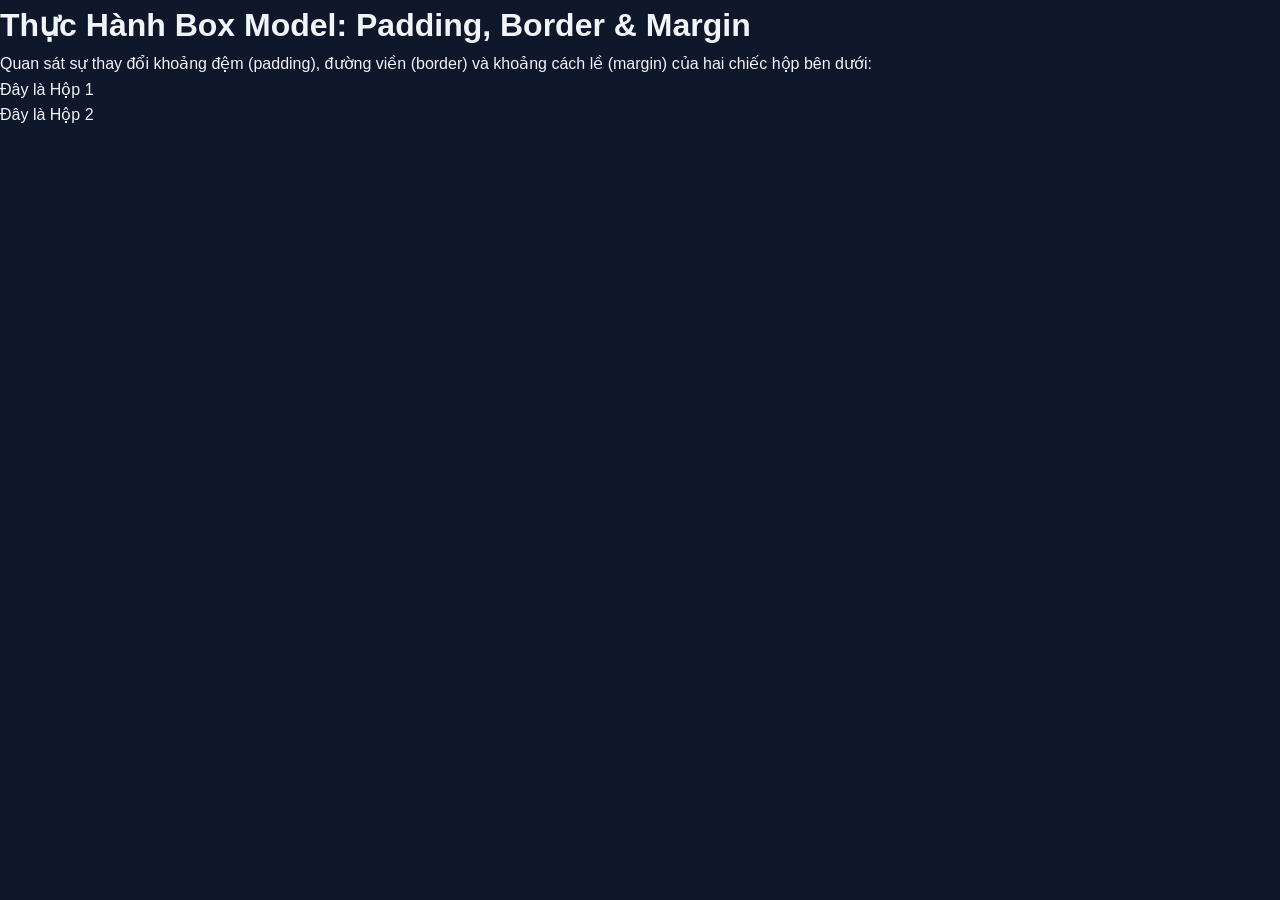
<file: box-model.html>
<!DOCTYPE html>
<html lang="vi">
<head>
    <meta charset="UTF-8">
    <meta name="viewport" content="width=device-width, initial-scale=1.0">
    <title>Thực Hành "Nắn" Các Chiếc Hộp: Padding, Border & Margin</title>
    <link rel="stylesheet" href="style.css">
</head>
<body>
    <h1>Thực Hành Box Model: Padding, Border & Margin</h1>
    <p>Quan sát sự thay đổi khoảng đệm (padding), đường viền (border) và khoảng cách lề (margin) của hai chiếc hộp bên dưới:</p>

    <!-- Hộp 1: Minh họa padding 4 cạnh và viền trái chấm bi đỏ -->
    <div class="box box-1">Đây là Hộp 1</div>

    <!-- Hộp 2: Minh họa margin-top, margin-left và padding 2 giá trị -->
    <div class="box box-2">Đây là Hộp 2</div>
</body>
</html>
</file>
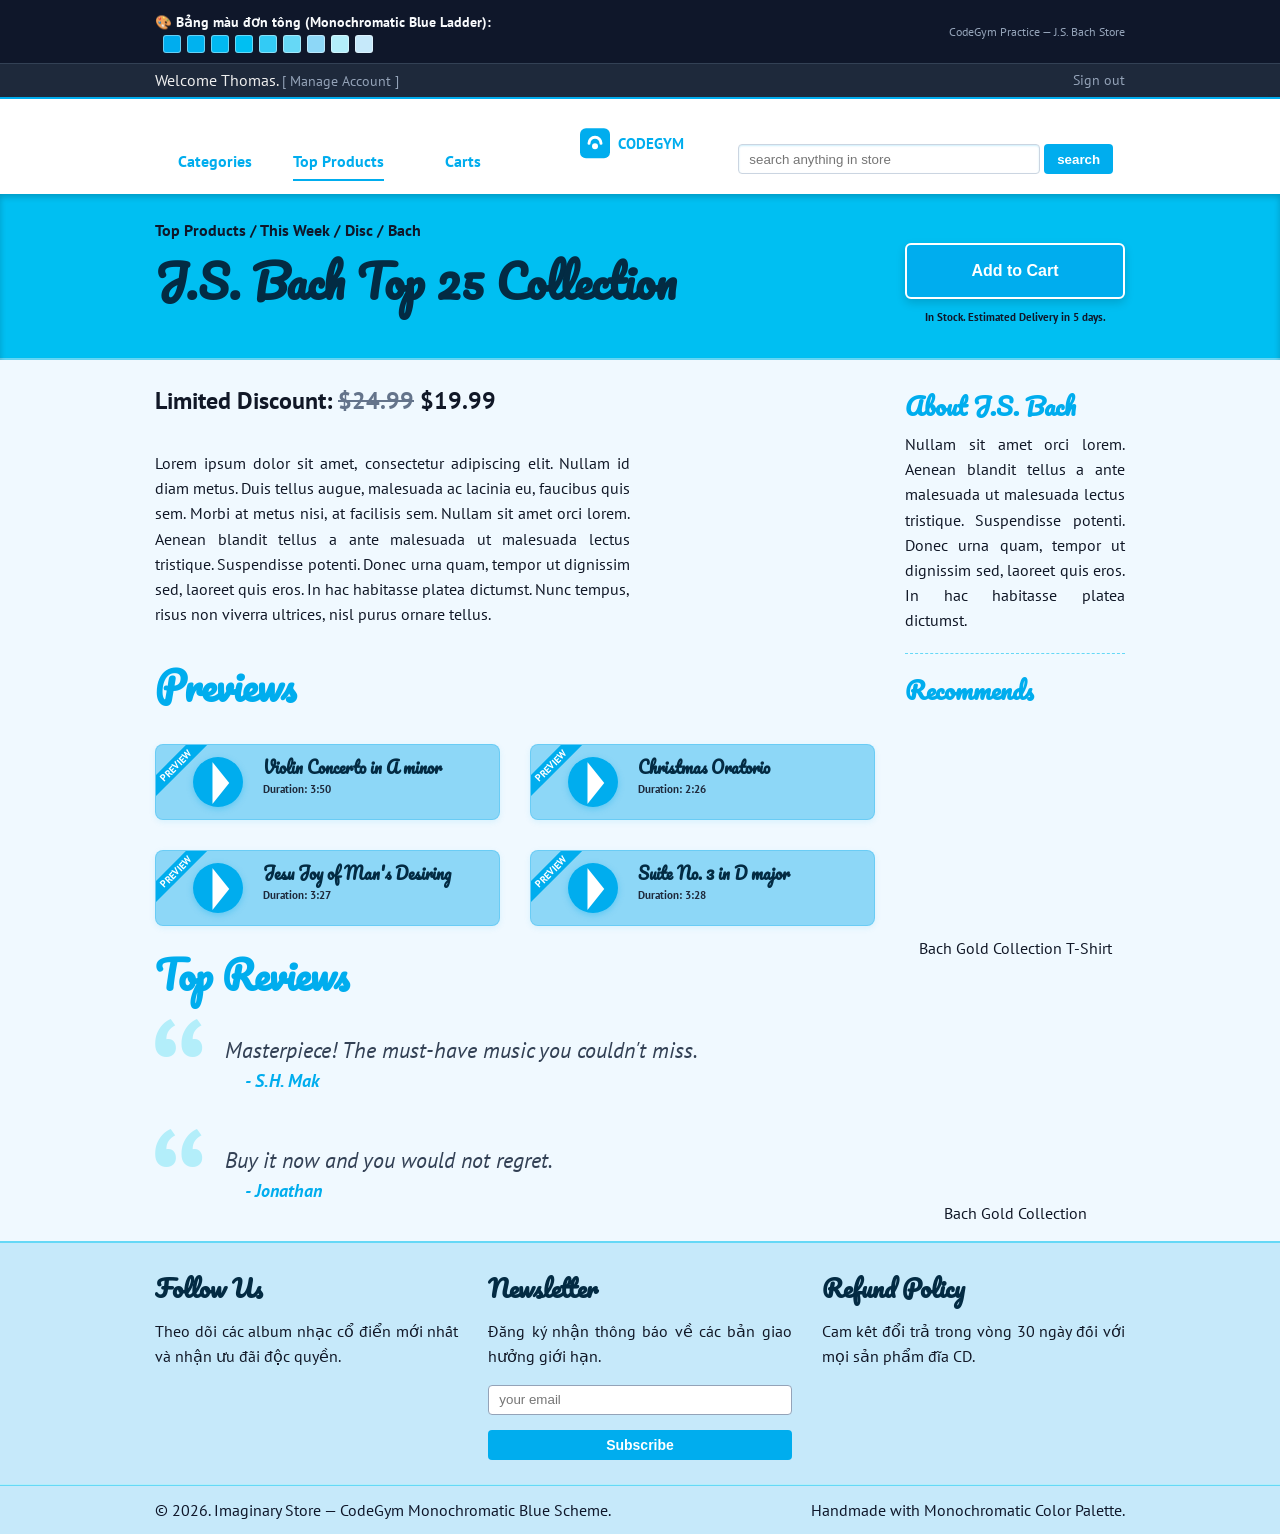
<file: codepen-ready.html>
<!doctype html>
<html lang="vi">
<head>
<meta charset="utf-8">
<meta name="viewport" content="width=device-width, initial-scale=1" />
<title>Imaginary Store — CodeGym Monochromatic Blue Color Scheme</title>
<!-- Google Fonts for CodePen -->
<link rel="preconnect" href="https://fonts.googleapis.com">
<link rel="preconnect" href="https://fonts.gstatic.com" crossorigin>
<link href="https://fonts.googleapis.com/css2?family=Pacifico&family=PT+Sans:ital,wght@0,400;0,700;1,400&display=swap" rel="stylesheet">
<style>
/* ==========================================================================
   BẢNG MÀU ĐƠN TÔNG (MONOCHROMATIC BLUE PALETTE) - NGUYÊN TẮC BẬC 1 ĐẾN BẬC 9
   ========================================================================== */
:root {
	--color-level-1: #00ADEE; /* Bậc 1: Màu chính Base Key Color (Logo CodeGym) */
	--color-level-2: #00B2EF; /* Bậc 2: Điểm nhấn nổi bật */
	--color-level-3: #00B8F1; /* Bậc 3: Chuyển tiếp */
	--color-level-4: #00BFF2; /* Bậc 4: Màu nền Banner & Trang (Bước 2) */
	--color-level-5: #33CBF5; /* Bậc 5: Màu sáng trung */
	--color-level-6: #66D8F6; /* Bậc 6: Màu chuyển tiếp sáng */
	--color-level-7: #8DD7F7; /* Bậc 7: Màu nền Preview/Nội dung (Bước 4) */
	--color-level-8: #B3EEFA; /* Bậc 8: Màu nền phụ rất nhạt */
	--color-level-9: #C6E9FA; /* Bậc 9: Màu nền Footer & Info (Bước 5) */

	--color-text-main: #111827;  /* Đen đậm dễ đọc trên mọi nền nhạt */
	--color-text-muted: #374151;
	--color-text-light: #FFFFFF;
}

* { margin: 0; padding: 0; box-sizing: border-box; }
ul li { list-style: none; }
a { text-decoration: none; }
.clear { clear: both; }
.left { float: left; }
.right { float: right; }
.hide { display: none; }

::selection { background: var(--color-level-1); color: #fff; }
::-moz-selection { background: var(--color-level-1); color: #fff; }

.c2 { width: 16.6666%; }
.c3 { width: 25%; }
.c4 { width: 33.3333%; }
.c5 { width: 41.6666%; }
.c9 { width: 75%; }
.c12 { width: 100%; }
.c2, .c3, .c4, .c5, .c9, .c12 { padding: 0 15px; }

.fix-size { max-width: 1000px; margin: auto; }

body {
	font-family: 'PT Sans', sans-serif;
	font-size: 15.5px;
	color: var(--color-text-main);
	background-color: #F0F9FF;
	line-height: 1.62em;
}

/* Header */
header {
	color: #eee;
	background: #1e293b;
	line-height: 32px;
	border-bottom: 2px solid var(--color-level-1);
}
header a { color: #94a3b8; font-size: 14px; transition: color 0.2s; }
header a:hover { color: var(--color-level-1); }

/* Nav */
body > nav {
	background: #ffffff;
	box-shadow: 0 2px 8px rgba(0, 173, 238, 0.08);
}
body > nav ul { margin-top: 45px; }
body > nav ul li { width: 31%; display: inline-block; text-align: center; }
body > nav ul li a {
	color: var(--color-level-1);
	font-weight: bold;
	display: inline-block;
	padding: 5px 0;
	transition: all 0.2s;
}
body > nav ul li:nth-child(2) a { border-bottom: solid 2px var(--color-level-1); }
body > nav ul:hover li a { border-bottom: none; }
body > nav ul li:hover a { border-bottom: solid 2px var(--color-level-1); color: var(--color-level-2); }
body > nav a.c2 { display: block; }
body > nav a .logo-box {
	display: flex;
	align-items: center;
	justify-content: center;
	margin: 20px 0;
	height: 55px;
}
body > nav form { margin-top: 45px; }

input, button {
	width: 100%;
	height: 30px;
	color: #374151;
	background: none;
	border: none;
	outline: none;
}
body > nav input[type=search] {
	width: 78%;
	box-shadow: inset 0 1px 2px rgba(0, 173, 238, 0.2);
	border: 1px solid #cbd5e1;
	border-radius: 4px;
	text-indent: 10px;
}
body > nav input[type=search]:focus {
	background: #fff;
	border-color: var(--color-level-1);
	box-shadow: 0 0 0 2px rgba(0, 173, 238, 0.2);
}
body > nav input[type=submit] {
	width: 18%;
	font-weight: bold;
	color: #fff;
	background: var(--color-level-1);
	border-radius: 4px;
	cursor: pointer;
	transition: background 0.2s;
}
body > nav input[type=submit]:hover { background: var(--color-level-2); }

/* Banner - Bước 2: Màu nền bậc 4 (#00BFF2) */
#banner {
	background: var(--color-level-4);
	box-shadow: inset 0 3px 6px rgba(0, 0, 0, 0.2), inset 0 -2px rgba(255, 255, 255, 0.4);
	font-weight: bold;
	padding: 24px 0;
	color: var(--color-text-main);
}
#banner p { color: #0f172a; }
h1, h2, h3 { font-family: 'Pacifico', cursive; line-height: normal; padding-bottom: 10px; }
h1 { font-size: 44px; color: #032b43; }
h2 { font-size: 38px; color: var(--color-level-1); }
h3 { font-size: 24px; color: var(--color-text-main); }

/* Bước 3: Nút hành động sang bậc 1 (#00ADEE) */
#banner aside button {
	height: 56px;
	border-radius: 6px;
	margin-top: 25px;
	font-size: 16px;
	font-weight: bold;
	color: #ffffff;
	cursor: pointer;
	background: var(--color-level-1);
	border: 2px solid #ffffff;
	box-shadow: 0 4px 10px rgba(0, 0, 0, 0.15);
	transition: all 0.2s;
}
#banner aside button:hover {
	background: var(--color-level-2);
	transform: translateY(-2px);
	box-shadow: 0 6px 14px rgba(0, 0, 0, 0.2);
}
#banner aside p { text-align: center; font-size: 11px; padding: 6px 0; color: #0f172a; }

/* Main */
#main { padding-top: 25px; overflow: hidden; }
#main section > .right { margin-left: 20px; margin-bottom: 10px; }
#main section h3 { font-family: 'PT Sans', sans-serif; font-size: 24px !important; margin-bottom: 25px; }
#main section h3 del { color: #64748b; }
#main section > p { text-align: justify; margin-bottom: 25px; }

/* 3D Transform Disc */
.trans { width: 225px; height: 225px; margin: auto; perspective: 800px; }
.trans .cover {
	width: 225px;
	height: 225px;
	position: relative;
	transform-style: preserve-3d;
	transition: all 0.5s ease-out;
}
.trans .face {
	background: radial-gradient(circle, #334155 0%, #0f172a 100%);
	width: 205px;
	height: 205px;
	padding: 10px;
	border-radius: 5px;
	transform-style: preserve-3d;
	backface-visibility: hidden;
	box-shadow: 0 4px 12px rgba(0, 0, 0, 0.15);
	position: absolute;
	overflow: hidden;
	border: 2px solid #cbd5e1;
}
.trans .back {
	background: #ffffff;
	box-shadow: 0 4px 12px rgba(0, 0, 0, 0.15);
	text-align: center;
	transform: rotateY(180deg);
	padding: 9px;
	border: solid 2px var(--color-level-1);
}
.trans:hover .cover { transform: rotateY(-180deg); }
.trans .back b { font-size: 14px; color: var(--color-level-1); }
.trans .back ol { margin-top: 10px; }
.trans .back ol li { list-style: decimal inside; line-height: 28px; text-align: left; }

/* Bước 3: Nhãn ON SALE sang bậc 1 (#00ADEE) */
.trans .on-sale {
	background: var(--color-level-1);
	color: #ffffff;
	font-weight: bold;
	transform: rotate(-45deg);
	margin-top: 14px;
	margin-left: -140px;
	text-align: center;
	line-height: 28px;
	box-shadow: 0 2px 6px rgba(0, 0, 0, 0.2);
}
.trans .back button {
	color: #ffffff;
	background: var(--color-level-1);
	border-radius: 4px;
	margin-top: 10px;
	width: 110px;
	cursor: pointer;
	font-weight: bold;
	transition: background 0.2s;
}
.trans .back button:hover { background: var(--color-level-2); }

/* Bước 4: Preview đổi sang bậc 7 (#8DD7F7) & giữ chữ đen */
#main .preview li { width: 50%; }
#main .preview li a {
	display: block;
	background: var(--color-level-7);
	border-radius: 8px;
	margin: 15px;
	overflow: hidden;
	color: var(--color-text-main);
	position: relative;
	padding: 12px;
	border: 1px solid rgba(0, 173, 238, 0.25);
	box-shadow: 0 2px 6px rgba(0, 173, 238, 0.1);
	transition: transform 0.2s ease, box-shadow 0.2s ease;
}
#main .preview li a:hover {
	transform: translateY(-2px);
	box-shadow: 0 6px 12px rgba(0, 173, 238, 0.2);
}
#main .preview li.left a { margin-left: 0; }
#main .preview li.right a { margin-right: 0; }

/* Bước 3: Tiêu đề & vòng tròn sang bậc 1 (#00ADEE) */
#main .preview .title {
	color: #fff;
	font-size: 10px;
	font-weight: bold;
	display: block;
	padding: 0 20px;
	line-height: 15px;
	background: var(--color-level-1);
	transform: rotate(-45deg);
	position: absolute;
	top: 13px;
	left: -20px;
}
#main .preview .circle {
	margin-left: 10px;
	width: 50px;
	height: 50px;
	border-radius: 50%;
	background: var(--color-level-1);
	position: relative;
	box-shadow: 0 2px 6px rgba(0, 173, 238, 0.35);
}
#main .preview .triangle {
	color: #fff;
	font-size: 28px;
	transform: scaleY(2.5);
	top: 7px;
	left: 14px;
	position: absolute;
}
#main .preview b { font-family: 'Pacifico', cursive; display: block; line-height: 22px; color: #032b43; }
#main .preview small { font-size: 11px; display: block; line-height: 20px; color: #1e293b; font-weight: 600; }

/* Reviews */
#main blockquote { position: relative; margin-bottom: 35px; }
#main blockquote .quote {
	font-size: 18px;
	transform: scale(10, 10);
	color: var(--color-level-8);
	position: absolute;
	left: 20px;
	top: 65px;
}
#main blockquote p { padding-top: 20px; padding-left: 70px; font-size: 22px; font-style: italic; color: #334155; }
#main blockquote small { display: block; margin-left: 20px; margin-top: 5px; color: var(--color-level-1); font-weight: bold; }
#main aside h3 { padding-bottom: 0px; color: var(--color-level-1); }
#main aside p { text-align: center; }
#main aside .about {
	margin-bottom: 15px;
	padding-bottom: 20px;
	border-bottom: var(--color-level-6) dashed 1px;
	text-align: justify;
	margin-top: 5px;
}
#main aside .aside-cover { margin-bottom: 15px; }

/* Bước 5: Info & Footer sang bậc 9 (#C6E9FA) */
#info {
	padding: 24px 0;
	background: var(--color-level-9);
	border-top: 2px solid var(--color-level-6);
	border-bottom: 1px solid var(--color-level-8);
}
#info h3 { color: #032b43; }
#info p { margin-bottom: 15px; text-align: justify; }
#info input[type=email] {
	text-indent: 10px;
	background: #ffffff;
	border: 1px solid #94a3b8;
	border-radius: 4px;
	margin-bottom: 15px;
}
#info input[type=email]:focus { border-color: var(--color-level-1); }
#info input[type=submit] {
	background: var(--color-level-1);
	color: #ffffff;
	border-radius: 4px;
	font-weight: bold;
	font-size: 14px;
	cursor: pointer;
	transition: background 0.2s;
}
#info input[type=submit]:hover { background: var(--color-level-2); }

footer {
	color: #0f172a;
	background: var(--color-level-9);
	line-height: 48px;
	border-top: 1px solid var(--color-level-6);
	font-weight: 500;
}

/* Thanh toolbar hiển thị palette */
.palette-toolbar {
	background: #0f172a;
	color: #f8fafc;
	padding: 10px 0;
	font-size: 13.5px;
	border-bottom: 1px solid #334155;
}
.palette-toolbar .fix-size {
	display: flex;
	justify-content: space-between;
	align-items: center;
	flex-wrap: wrap;
	padding: 0 15px;
}
.palette-toolbar .chips { display: flex; align-items: center; gap: 6px; }
.palette-toolbar .chip {
	display: inline-block;
	width: 18px;
	height: 18px;
	border-radius: 3px;
	border: 1px solid rgba(255, 255, 255, 0.4);
}

@media (max-width: 800px) {
	.hide { display: block; }
	.show { display: none; }
	.c { width: 100%; }
	header a.right { float: left; }
	header a.hide { float: right; }
	body > nav a.c2 { margin: 10px auto; }
	#banner { padding-bottom: 10px; }
	h1 { font-size: 34px; }
	h2 { font-size: 28px; }
	h3 { font-size: 18px; }
	#main .preview li { width: 100%; }
	#main .preview li a { margin: 15px 0; }
	#main aside .aside-cover { width: 50%; float: left; }
}
</style>
</head>

<body>
<div class="palette-toolbar">
    <div class="fix-size">
        <div>
            <strong>🎨 Bảng màu đơn tông (Monochromatic Blue Ladder):</strong>
            <span class="chips" style="margin-left: 8px;">
                <span class="chip" style="background:#00ADEE;" title="Bậc 1: #00ADEE (Màu chính)"></span>
                <span class="chip" style="background:#00B2EF;" title="Bậc 2: #00B2EF"></span>
                <span class="chip" style="background:#00B8F1;" title="Bậc 3: #00B8F1"></span>
                <span class="chip" style="background:#00BFF2;" title="Bậc 4: #00BFF2 (Nền Banner)"></span>
                <span class="chip" style="background:#33CBF5;" title="Bậc 5: #33CBF5"></span>
                <span class="chip" style="background:#66D8F6;" title="Bậc 6: #66D8F6"></span>
                <span class="chip" style="background:#8DD7F7;" title="Bậc 7: #8DD7F7 (Nền Preview)"></span>
                <span class="chip" style="background:#B3EEFA;" title="Bậc 8: #B3EEFA"></span>
                <span class="chip" style="background:#C6E9FA;" title="Bậc 9: #C6E9FA (Nền Footer)"></span>
            </span>
        </div>
        <div style="font-size: 12px; color: #94a3b8;">CodeGym Practice — J.S. Bach Store</div>
    </div>
</div>

<header id="top">
	<div class="fix-size">
    	<p class="c9 left">
        	Welcome Thomas. <a href="#">[ Manage Account ]</a>
        </p>
        <p class="c3 left">
            <a href="#" class="right">Sign out</a>
        </p>
    </div>
    <div class="clear"></div>
</header>

<nav>
	<div class="fix-size">
    	<ul class="c5 left show">
        	<li><a href="#">Categories</a></li>
            <li><a href="#">Top Products</a></li>
            <li><a href="#">Carts</a></li>
        </ul>
        <a href="#" class="c2 left c">
        	<div class="logo-box">
        		<!-- SVG CodeGym Logo màu xanh #00ADEE chuẩn nét -->
        		<svg width="120" height="42" viewBox="0 0 160 50" fill="none" xmlns="http://www.w3.org/2000/svg">
        			<rect width="40" height="40" rx="8" fill="#00ADEE"/>
        			<path d="M12 20C12 15.5817 15.5817 12 20 12C24.4183 12 28 15.5817 28 20" stroke="white" stroke-width="4" stroke-linecap="round"/>
        			<circle cx="20" cy="24" r="4" fill="white"/>
        			<text x="50" y="28" font-family="'PT Sans', sans-serif" font-size="20" font-weight="bold" fill="#00ADEE">CODEGYM</text>
        		</svg>
        	</div>
        </a>
        <form action="#" class="c5 left show">
        	<input type="search" placeholder="search anything in store" required />
            <input type="submit" value="search" />
        </form>
    </div>
    <div class="clear"></div>
</nav>

<!-- Bước 2: Nền chuyển thành màu bậc 4 (#00BFF2) -->
<section id="banner">
	<div class="fix-size">
    	<section class="c9 left c">
        	<p>Top Products / This Week / Disc / Bach</p>
            <h1>J.S. Bach Top 25 Collection</h1>
        </section>
        <aside class="c3 left c">
        	<!-- Bước 3: Nút chuyển sang tông màu bậc 1 (#00ADEE) -->
        	<button>Add to Cart</button>
            <p>In Stock. Estimated Delivery in 5 days.</p>
        </aside>
    </div>
    <div class="clear"></div>
</section>

<section id="main">
	<div class="fix-size">
    	<section class="c9 left c">
        	<h3>Limited Discount: <del>$24.99</del> $19.99</h3>            
            <div class="trans right">
                <div class="cover">
                    <div class="face">
                    	<!-- Bước 3: Nhãn ON SALE đổi sang tông màu bậc 1 (#00ADEE) -->
                        <p class="on-sale">ON SALE</p>
                    </div>
                    <div class="face back">
                        <b>J.S. Bach - Top 25 Collection</b>
                        <ol>
                            <li>Violin Concerto in A minor</li>
                            <li>Christmas Oratorio</li>
                            <li>Jesu Joy of Man's Desiring</li>
                            <li>Suite No. 3 in D major</li>
                        </ol>
                        <button>Buy Now</button>
                    </div>
                </div>
            </div>
            
            <p>
            	Lorem ipsum dolor sit amet, consectetur adipiscing elit. Nullam id diam metus. Duis tellus augue, malesuada ac lacinia eu, faucibus quis sem. Morbi at metus nisi, at facilisis sem. Nullam sit amet orci lorem. Aenean blandit tellus a ante malesuada ut malesuada lectus tristique. Suspendisse potenti. Donec urna quam, tempor ut dignissim sed, laoreet quis eros. In hac habitasse platea dictumst. Nunc tempus, risus non viverra ultrices, nisl purus ornare tellus.
            </p>
            
            <h2>Previews</h2>
            <!-- Bước 4: Đổi màu nền phần nội dung sang bậc 7 (#8DD7F7) và nút/vòng tròn sang bậc 1 (#00ADEE) -->
            <ul class="preview">
            	<li class="left"><a href="#">
                	<div class="c3 left">
                    	<p class="title">PREVIEW</p>
                        <div class="circle"><div class="triangle">&#9658;</div></div>
                    </div>
                    <div class="c9 left">
                    	<b>Violin Concerto in A minor</b>
                        <small>Duration: 3:50</small>
                    </div>
                    <div class="clear"></div>
                </a></li>
                
                <li class="right"><a href="#">
                	<div class="c3 left">
                    	<p class="title">PREVIEW</p>
                        <div class="circle"><div class="triangle">&#9658;</div></div>
                    </div>
                    <div class="c9 left">
                    	<b>Christmas Oratorio</b>
                        <small>Duration: 2:26</small>
                    </div>
                    <div class="clear"></div>
                </a></li>
                <li class="clear"></li>
                
                <li class="left"><a href="#">
                	<div class="c3 left">
                    	<p class="title">PREVIEW</p>
                        <div class="circle"><div class="triangle">&#9658;</div></div>
                    </div>
                    <div class="c9 left">
                    	<b>Jesu Joy of Man's Desiring</b>
                        <small>Duration: 3:27</small>
                    </div>
                    <div class="clear"></div>
                </a></li>
                
                <li class="right"><a href="#">
                	<div class="c3 left">
                    	<p class="title">PREVIEW</p>
                        <div class="circle"><div class="triangle">&#9658;</div></div>
                    </div>
                    <div class="c9 left">
                    	<b>Suite No. 3 in D major</b>
                        <small>Duration: 3:28</small>
                    </div>
                    <div class="clear"></div>
                </a></li>
            </ul>
            <div class="clear"></div>
            
            <h2>Top Reviews</h2>
            <blockquote>
            	<div class="quote">&ldquo;</div>
                <p>
                	Masterpiece! The must-have music you couldn't miss.<small>- S.H. Mak</small>
                </p>
            </blockquote>
            
            <blockquote>
            	<div class="quote">&ldquo;</div>
                <p>
                	Buy it now and you would not regret. <small>- Jonathan</small>
                </p>
            </blockquote>
        </section>
        
        <aside class="c3 left c">
        	<h3>About J.S. Bach</h3>
            <p class="about">
            	Nullam sit amet orci lorem. Aenean blandit tellus a ante malesuada ut malesuada lectus tristique. Suspendisse potenti. Donec urna quam, tempor ut dignissim sed, laoreet quis eros. In hac habitasse platea dictumst.
            </p>
            
            <h3>Recommends</h3>
            <div class="aside-cover">
            	<div class="trans">
                	<div class="cover">
                    	<div class="face"></div>
                        <div class="face back">
                        	<b>J.S. Bach - Top 25 Collection</b>
                            <ol>
                            	<li>Violin Concerto in A minor</li>
                                <li>Christmas Oratorio</li>
                                <li>Jesu Joy of Man's Desiring</li>
                                <li>Suite No. 3 in D major</li>
                            </ol>
                            <button>Go to Album</button>
                        </div>
                    </div>
                </div>
            	<p>Bach Gold Collection T-Shirt</p>
            </div>
            
            <div class="aside-cover">
            	<div class="trans">
                	<div class="cover">
                    	<div class="face"></div>
                        <div class="face back">
                        	<b>J.S. Bach - Top 25 Collection</b>
                            <ol>
                            	<li>Violin Concerto in A minor</li>
                                <li>Christmas Oratorio</li>
                                <li>Jesu Joy of Man's Desiring</li>
                                <li>Suite No. 3 in D major</li>
                            </ol>
                            <button>Go to Album</button>
                        </div>
                    </div>
                </div>
                <p>Bach Gold Collection</p>
            </div>
        </aside>
    </div>
    <div class="clear"></div>
</section>

<!-- Bước 5: Nền info chuyển sang màu bậc 9 (#C6E9FA) -->
<section id="info">
	<div class="fix-size">
    	<div class="c4 left c">
        	<h3>Follow Us</h3>
            <p>Theo dõi các album nhạc cổ điển mới nhất và nhận ưu đãi độc quyền.</p>
        </div>
        <div class="c4 left c">
        	<h3>Newsletter</h3>
            <p>Đăng ký nhận thông báo về các bản giao hưởng giới hạn.</p>
            <form action="#">
            	<input type="email" placeholder="your email" required />
                <input type="submit" value="Subscribe" />
            </form>
        </div>
        <div class="c4 left c">
        	<h3>Refund Policy</h3>
        	<p>Cam kết đổi trả trong vòng 30 ngày đối với mọi sản phẩm đĩa CD.</p>
        </div>
    </div>
    <div class="clear"></div>
</section>

<!-- Bước 5: Nền footer chuyển sang màu bậc 9 (#C6E9FA) -->
<footer>
	<div class="fix-size">
    	<div class="c12 c">
        	<span>&copy; 2026. Imaginary Store — CodeGym Monochromatic Blue Scheme.</span>
            <span class="right">Handmade with Monochromatic Color Palette.</span>
        </div>
    </div>
    <div class="clear"></div>
</footer>
</body>
</html>
</file>
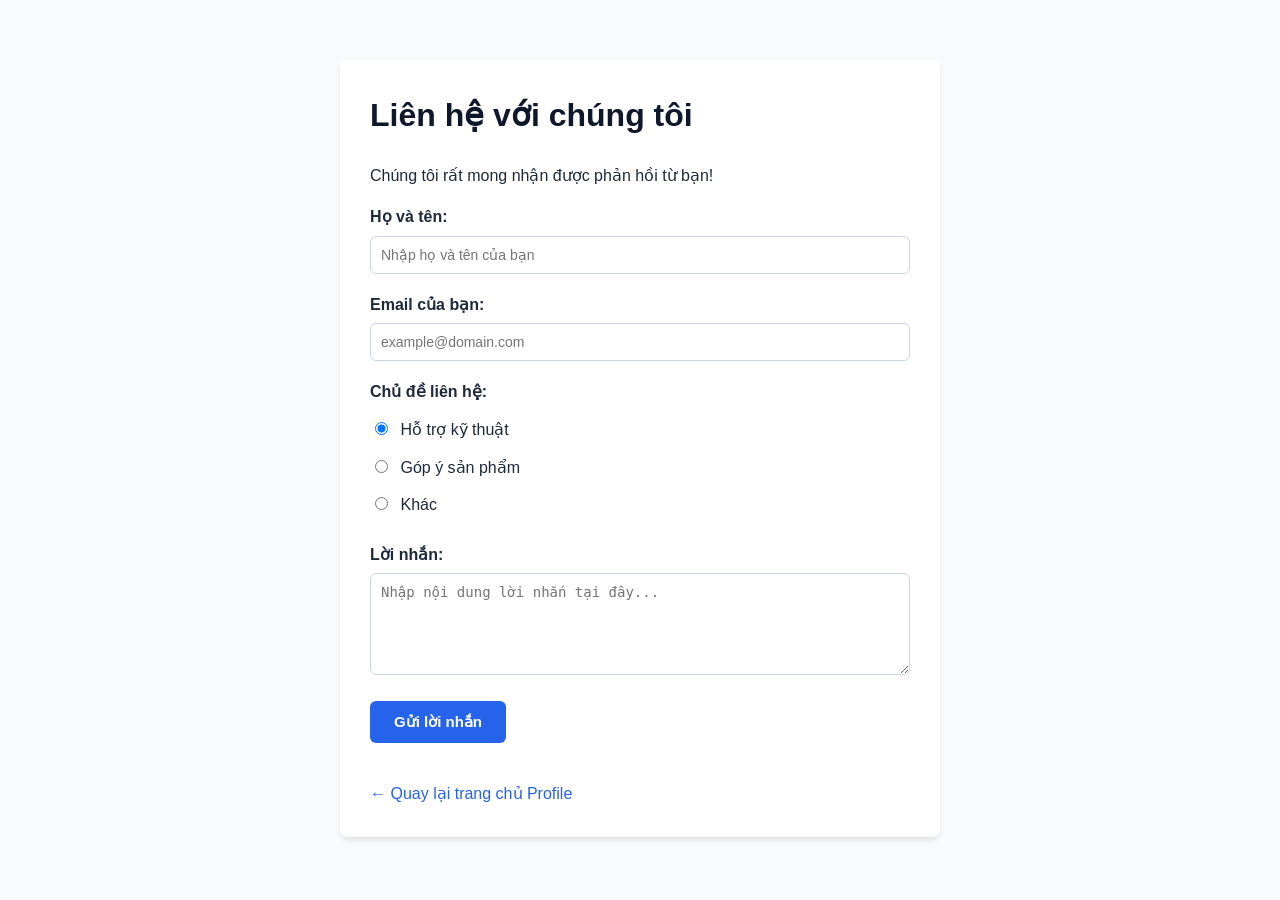
<file: contact.html>
<!DOCTYPE html>
<html lang="vi">
<head>
  <meta charset="UTF-8">
  <meta name="viewport" content="width=device-width, initial-scale=1.0">
  <title>Liên hệ với chúng tôi</title>
  <style>
    body {
      font-family: Arial, Helvetica, sans-serif;
      line-height: 1.6;
      max-width: 600px;
      margin: 40px auto;
      padding: 20px;
      background-color: #f8fafc;
      color: #1e293b;
    }
    .form-container {
      background: #ffffff;
      padding: 30px;
      border-radius: 8px;
      box-shadow: 0 4px 6px -1px rgba(0, 0, 0, 0.1);
    }
    h1 {
      color: #0f172a;
      margin-top: 0;
    }
    .form-group {
      margin-bottom: 18px;
    }
    label {
      font-weight: bold;
      display: inline-block;
      margin-bottom: 6px;
    }
    input[type="text"],
    input[type="email"],
    textarea {
      width: 100%;
      padding: 10px;
      border: 1px solid #cbd5e1;
      border-radius: 6px;
      box-sizing: border-box;
      font-size: 14px;
    }
    .radio-group {
      margin-top: 6px;
    }
    .radio-option {
      margin-bottom: 6px;
    }
    .radio-option input {
      margin-right: 8px;
    }
    button[type="submit"] {
      background-color: #2563eb;
      color: #ffffff;
      padding: 12px 24px;
      border: none;
      border-radius: 6px;
      cursor: pointer;
      font-weight: bold;
      font-size: 15px;
    }
    button[type="submit"]:hover {
      background-color: #1d4ed8;
    }
    .back-home {
      display: inline-block;
      margin-top: 20px;
      color: #2563eb;
      text-decoration: none;
    }
    .back-home:hover {
      text-decoration: underline;
    }
  </style>
</head>
<body>
  <div class="form-container">
    <h1>Liên hệ với chúng tôi</h1>
    <p>Chúng tôi rất mong nhận được phản hồi từ bạn!</p>

    <form action="#" method="post">
      <div class="form-group">
        <label for="ho_ten">Họ và tên:</label><br>
        <input type="text" id="ho_ten" name="ho_ten" required placeholder="Nhập họ và tên của bạn">
      </div>

      <div class="form-group">
        <label for="email">Email của bạn:</label><br>
        <input type="email" id="email" name="email_nguoi_dung" required placeholder="example@domain.com">
      </div>

      <!-- Thử thách thêm: Nhóm radio button chọn chủ đề liên hệ -->
      <div class="form-group">
        <label>Chủ đề liên hệ:</label>
        <div class="radio-group">
          <div class="radio-option">
            <input type="radio" id="topic_tech" name="chu_de" value="tech_support" checked>
            <label for="topic_tech" style="font-weight: normal;">Hỗ trợ kỹ thuật</label>
          </div>
          <div class="radio-option">
            <input type="radio" id="topic_feedback" name="chu_de" value="feedback">
            <label for="topic_feedback" style="font-weight: normal;">Góp ý sản phẩm</label>
          </div>
          <div class="radio-option">
            <input type="radio" id="topic_other" name="chu_de" value="other">
            <label for="topic_other" style="font-weight: normal;">Khác</label>
          </div>
        </div>
      </div>

      <div class="form-group">
        <label for="loi_nhan">Lời nhắn:</label><br>
        <textarea id="loi_nhan" name="loi_nhan" rows="5" required placeholder="Nhập nội dung lời nhắn tại đây..."></textarea>
      </div>

      <div class="form-group">
        <button type="submit">Gửi lời nhắn</button>
      </div>
    </form>

    <a href="index.html" class="back-home">&larr; Quay lại trang chủ Profile</a>
  </div>
</body>
</html>
</file>
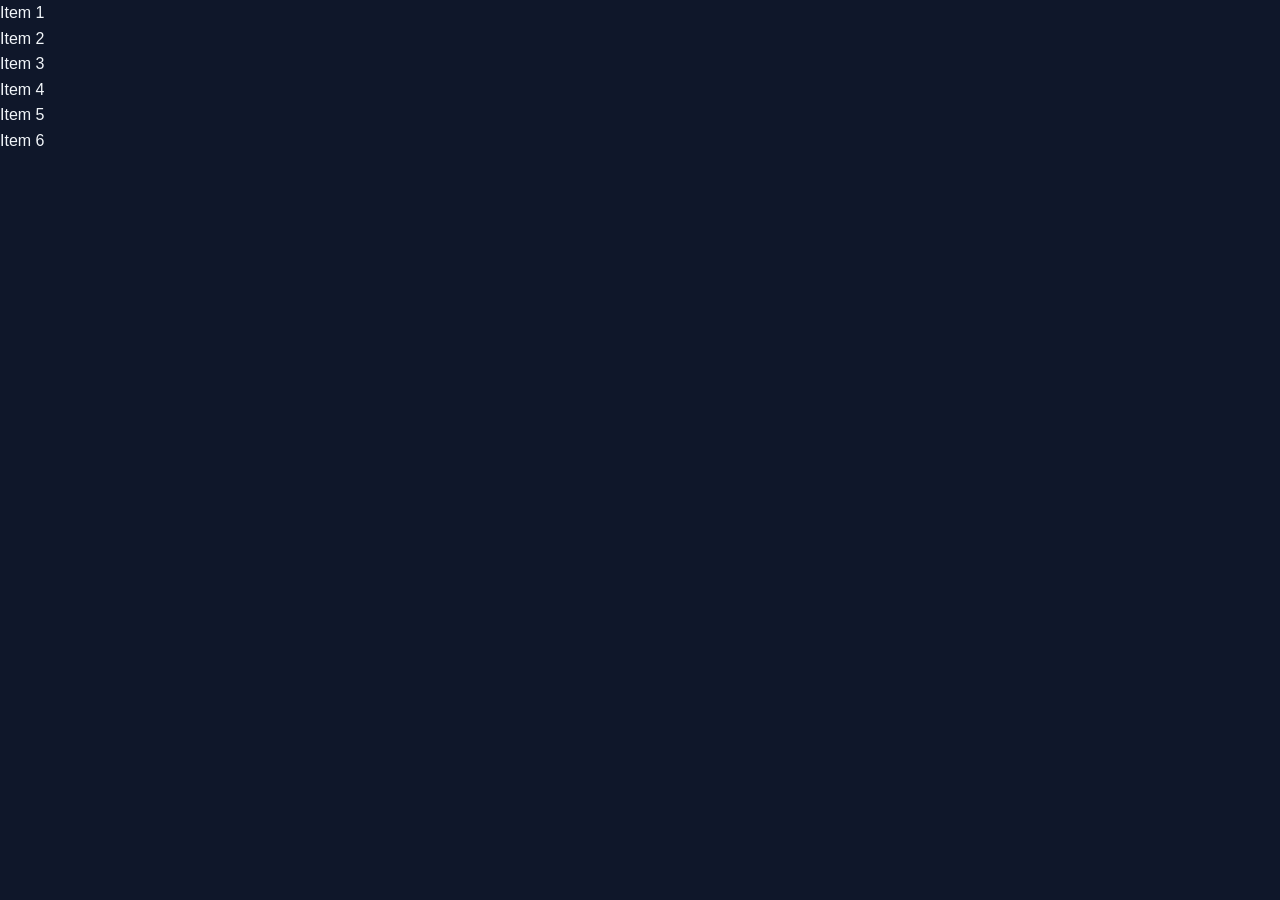
<file: creative-layout.html>
<!DOCTYPE html>
<html lang="vi">
<head>
    <meta charset="UTF-8">
    <meta name="viewport" content="width=device-width, initial-scale=1.0">
    <title>Thử thách sáng tạo với Bố cục bất đối xứng (Asymmetrical Layout)</title>
    <link rel="stylesheet" href="style.css">
</head>
<body>
    <div class="grid-container">
        <div class="item item-1">Item 1</div>
        <div class="item item-2">Item 2</div>
        <div class="item item-3">Item 3</div>
        <div class="item item-4">Item 4</div>
        <div class="item item-5">Item 5</div>
        <div class="item item-6">Item 6</div>
    </div>
</body>
</html>
</file>
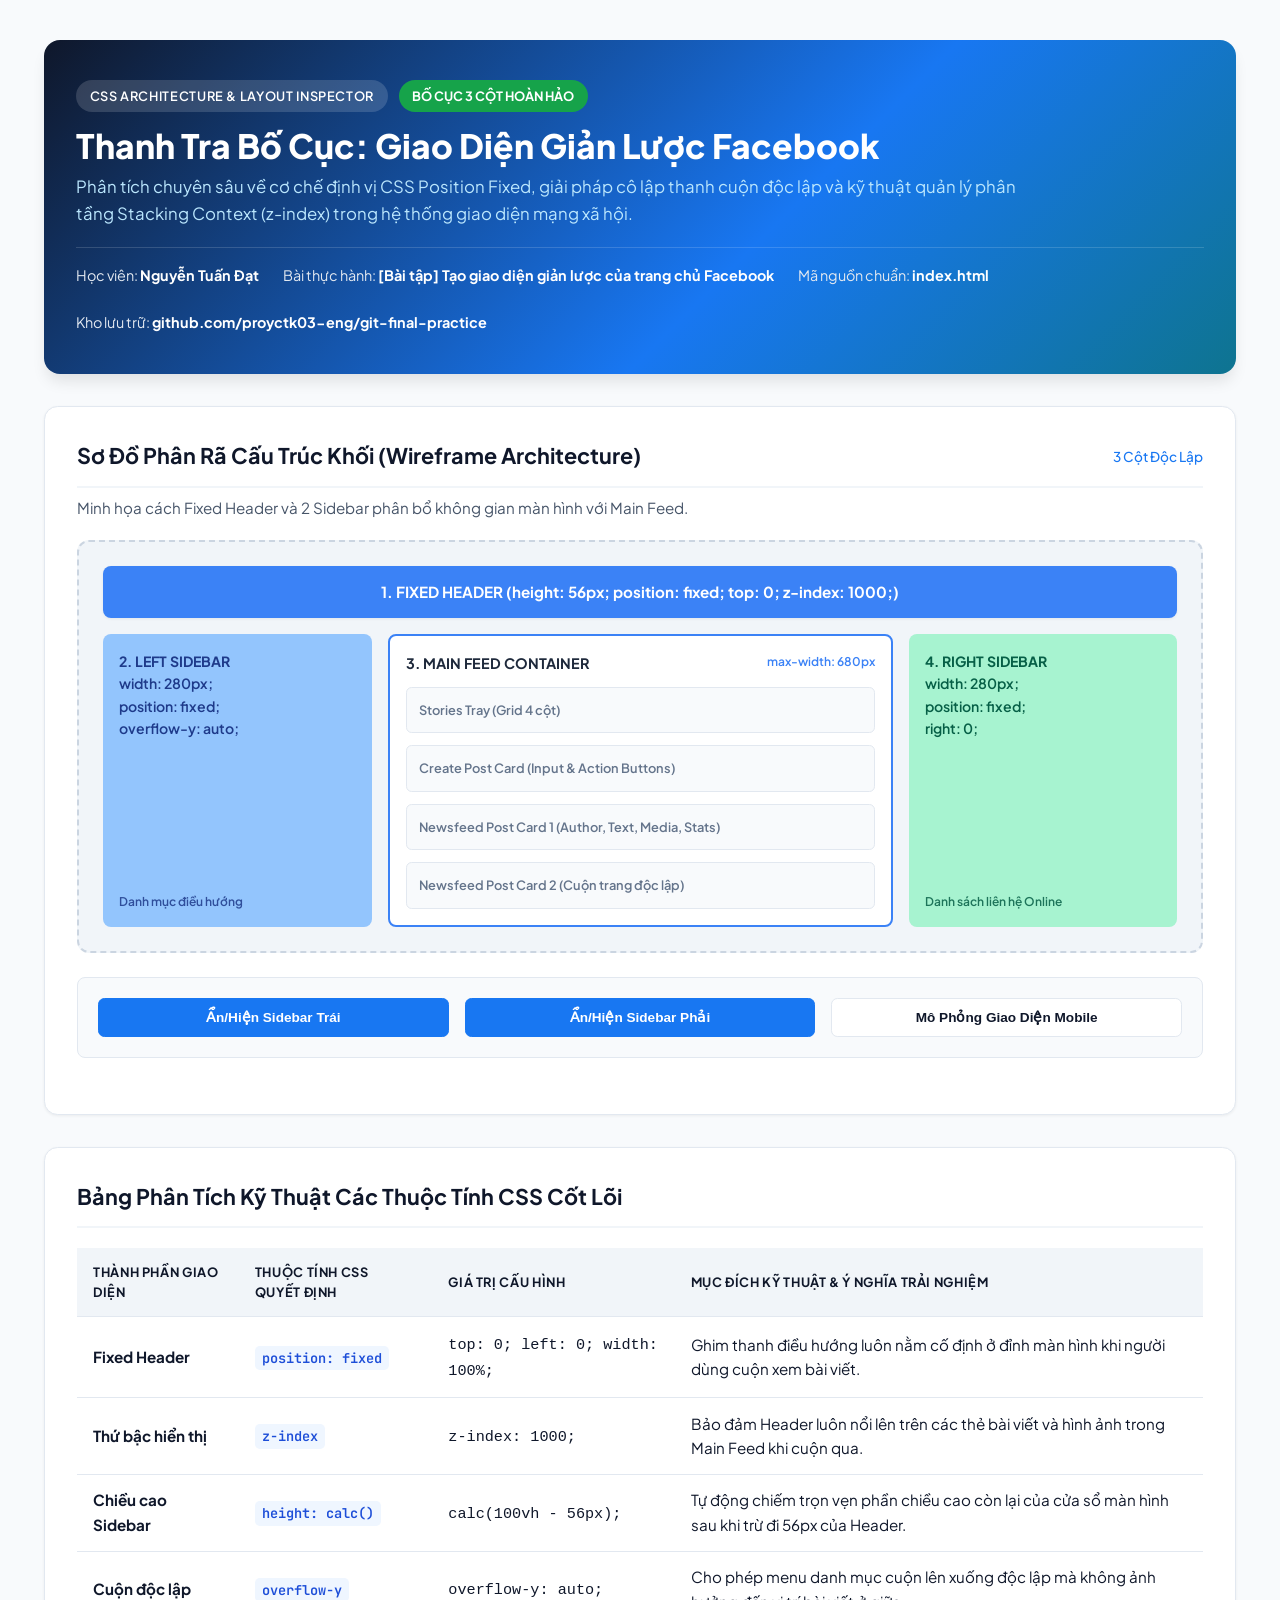
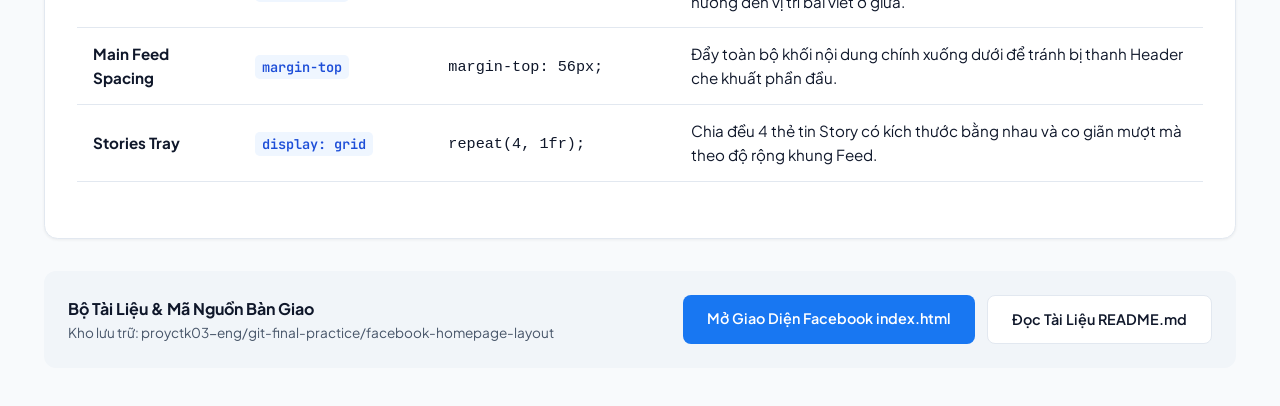
<file: demo.html>
<!DOCTYPE html>
<html lang="vi">
<head>
    <meta charset="UTF-8">
    <meta name="viewport" content="width=device-width, initial-scale=1.0">
    <title>Thanh Tra Bố Cục Facebook Layout - Nguyễn Tuấn Đạt</title>
    <!-- Google Fonts -->
    <link rel="preconnect" href="https://fonts.googleapis.com">
    <link rel="preconnect" href="https://fonts.gstatic.com" crossorigin>
    <link href="https://fonts.googleapis.com/css2?family=Plus+Jakarta+Sans:wght@400;500;600;700;800&family=JetBrains+Mono:wght@400;500;600&display=swap" rel="stylesheet">
    <style>
        :root {
            --primary: #0F172A;
            --primary-blue: #1877F2;
            --primary-light: #EFF6FF;
            --secondary: #0E7490;
            --success: #15803D;
            --warning: #B45309;
            --danger: #B91C1C;
            --text-main: #0F172A;
            --text-muted: #475569;
            --bg-body: #F8FAFC;
            --bg-card: #FFFFFF;
            --border-color: #E2E8F0;
            --shadow-sm: 0 1px 3px rgba(0,0,0,0.06);
            --shadow-md: 0 4px 6px -1px rgba(0,0,0,0.08);
            --shadow-lg: 0 10px 15px -3px rgba(0,0,0,0.1);
        }

        * {
            box-sizing: border-box;
            margin: 0;
            padding: 0;
        }

        body {
            font-family: 'Plus Jakarta Sans', -apple-system, BlinkMacSystemFont, 'Segoe UI', Roboto, sans-serif;
            background-color: var(--bg-body);
            color: var(--text-main);
            line-height: 1.6;
        }

        .container {
            max-width: 1240px;
            margin: 0 auto;
            padding: 2.5rem 1.5rem;
        }

        /* Header Bar */
        .header-bar {
            background: linear-gradient(135deg, #0F172A 0%, #1877F2 60%, #0E7490 100%);
            color: #FFFFFF;
            padding: 2.5rem 2rem;
            border-radius: 1rem;
            margin-bottom: 2rem;
            box-shadow: var(--shadow-lg);
        }

        .badge-tag {
            display: inline-block;
            background: rgba(255, 255, 255, 0.15);
            color: #FFFFFF;
            padding: 0.35rem 0.85rem;
            border-radius: 9999px;
            font-size: 0.8rem;
            font-weight: 600;
            margin-bottom: 0.75rem;
            text-transform: uppercase;
            letter-spacing: 0.05em;
        }

        .badge-status {
            display: inline-block;
            background: #16A34A;
            color: #FFFFFF;
            padding: 0.35rem 0.85rem;
            border-radius: 9999px;
            font-size: 0.8rem;
            font-weight: 700;
            margin-left: 0.5rem;
            margin-bottom: 0.75rem;
            text-transform: uppercase;
        }

        .header-bar h1 {
            font-size: 2.1rem;
            font-weight: 800;
            line-height: 1.25;
            margin-bottom: 0.5rem;
        }

        .header-bar p {
            font-size: 1.05rem;
            color: #BAE6FD;
            max-width: 950px;
        }

        .meta-info {
            margin-top: 1.25rem;
            display: flex;
            flex-wrap: wrap;
            gap: 1.5rem;
            font-size: 0.9rem;
            color: #E2E8F0;
            border-top: 1px solid rgba(255, 255, 255, 0.15);
            padding-top: 1rem;
        }

        .meta-info strong {
            color: #FFFFFF;
        }

        /* Section Cards */
        .section-card {
            background: var(--bg-card);
            border: 1px solid var(--border-color);
            border-radius: 0.85rem;
            padding: 2rem;
            margin-bottom: 2rem;
            box-shadow: var(--shadow-sm);
        }

        .section-title {
            font-size: 1.35rem;
            font-weight: 700;
            color: var(--primary);
            margin-bottom: 1.25rem;
            display: flex;
            align-items: center;
            justify-content: space-between;
            border-bottom: 2px solid #F1F5F9;
            padding-bottom: 0.75rem;
        }

        .section-subtitle {
            font-size: 0.95rem;
            color: var(--text-muted);
            margin-top: -0.75rem;
            margin-bottom: 1.25rem;
        }

        /* Wireframe Visualizer */
        .wireframe-container {
            background: #F1F5F9;
            border: 2px dashed #CBD5E1;
            border-radius: 0.75rem;
            padding: 1.5rem;
            margin-bottom: 1.5rem;
        }

        .wf-header {
            background: #3B82F6;
            color: #FFFFFF;
            padding: 0.85rem;
            border-radius: 0.5rem;
            text-align: center;
            font-weight: 700;
            font-size: 0.95rem;
            margin-bottom: 1rem;
            box-shadow: var(--shadow-sm);
        }

        .wf-body {
            display: flex;
            gap: 1rem;
            min-height: 260px;
        }

        .wf-sidebar-left {
            width: 25%;
            background: #93C5FD;
            color: #1E3A8A;
            padding: 1rem;
            border-radius: 0.5rem;
            font-weight: 600;
            font-size: 0.88rem;
            display: flex;
            flex-direction: column;
            justify-content: space-between;
        }

        .wf-feed {
            flex: 1;
            background: #FFFFFF;
            border: 2px solid #3B82F6;
            color: #1E293B;
            padding: 1rem;
            border-radius: 0.5rem;
            font-weight: 600;
            font-size: 0.9rem;
            display: flex;
            flex-direction: column;
            gap: 0.75rem;
        }

        .wf-card-mock {
            background: #F8FAFC;
            border: 1px solid #E2E8F0;
            padding: 0.75rem;
            border-radius: 0.35rem;
            font-size: 0.8rem;
            color: #64748B;
        }

        .wf-sidebar-right {
            width: 25%;
            background: #A7F3D0;
            color: #065F46;
            padding: 1rem;
            border-radius: 0.5rem;
            font-weight: 600;
            font-size: 0.88rem;
            display: flex;
            flex-direction: column;
            justify-content: space-between;
        }

        /* Interactive Controls */
        .controls-grid {
            display: grid;
            grid-template-columns: repeat(auto-fit, minmax(220px, 1fr));
            gap: 1rem;
            background: #F8FAFC;
            padding: 1.25rem;
            border-radius: 0.5rem;
            border: 1px solid var(--border-color);
            margin-bottom: 1.5rem;
        }

        .btn-toggle {
            background: #FFFFFF;
            border: 1px solid var(--border-color);
            padding: 0.65rem 1rem;
            border-radius: 0.4rem;
            font-weight: 600;
            font-size: 0.85rem;
            color: var(--text-main);
            cursor: pointer;
            transition: all 0.2s ease;
            text-align: center;
        }

        .btn-toggle:hover {
            background: #F1F5F9;
        }

        .btn-toggle.active {
            background: var(--primary-blue);
            color: #FFFFFF;
            border-color: var(--primary-blue);
        }

        /* Technical Breakdown Table */
        .table-responsive {
            overflow-x: auto;
            margin-bottom: 1.5rem;
        }

        table {
            width: 100%;
            border-collapse: collapse;
            font-size: 0.95rem;
        }

        th, td {
            padding: 0.85rem 1rem;
            text-align: left;
            border-bottom: 1px solid var(--border-color);
        }

        th {
            background-color: #F1F5F9;
            font-weight: 700;
            color: var(--primary);
            text-transform: uppercase;
            font-size: 0.8rem;
            letter-spacing: 0.05em;
        }

        tr:hover {
            background-color: #F8FAFC;
        }

        .code-tag {
            background: #EFF6FF;
            color: #1D4ED8;
            padding: 0.2rem 0.45rem;
            border-radius: 0.3rem;
            font-family: 'JetBrains Mono', monospace;
            font-size: 0.85rem;
            font-weight: 600;
        }

        /* Action Bar */
        .action-bar {
            background: #F1F5F9;
            border-radius: 0.75rem;
            padding: 1.5rem;
            display: flex;
            flex-wrap: wrap;
            justify-content: space-between;
            align-items: center;
            gap: 1rem;
        }

        .btn-primary {
            display: inline-block;
            background: var(--primary-blue);
            color: #FFFFFF;
            text-decoration: none;
            padding: 0.75rem 1.5rem;
            border-radius: 0.5rem;
            font-weight: 600;
            font-size: 0.9rem;
            transition: background 0.2s ease;
        }

        .btn-primary:hover {
            background: #166FE5;
        }

        .btn-secondary {
            display: inline-block;
            background: #FFFFFF;
            color: var(--text-main);
            border: 1px solid var(--border-color);
            text-decoration: none;
            padding: 0.75rem 1.5rem;
            border-radius: 0.5rem;
            font-weight: 600;
            font-size: 0.9rem;
            transition: all 0.2s ease;
        }

        .btn-secondary:hover {
            background: #F8FAFC;
            border-color: #CBD5E1;
        }
    </style>
</head>
<body>

<div class="container">
    <!-- Header -->
    <header class="header-bar">
        <div>
            <span class="badge-tag">CSS Architecture & Layout Inspector</span>
            <span class="badge-status">Bố Cục 3 Cột Hoàn Hảo</span>
        </div>
        <h1>Thanh Tra Bố Cục: Giao Diện Giản Lược Facebook</h1>
        <p>Phân tích chuyên sâu về cơ chế định vị CSS Position Fixed, giải pháp cô lập thanh cuộn độc lập và kỹ thuật quản lý phân tầng Stacking Context (z-index) trong hệ thống giao diện mạng xã hội.</p>
        <div class="meta-info">
            <div>Học viên: <strong>Nguyễn Tuấn Đạt</strong></div>
            <div>Bài thực hành: <strong>[Bài tập] Tạo giao diện giản lược của trang chủ Facebook</strong></div>
            <div>Mã nguồn chuẩn: <strong>index.html</strong></div>
            <div>Kho lưu trữ: <strong>github.com/proyctk03-eng/git-final-practice</strong></div>
        </div>
    </header>

    <!-- Wireframe Visualizer -->
    <section class="section-card">
        <div class="section-title">
            <span>Sơ Đồ Phân Rã Cấu Trúc Khối (Wireframe Architecture)</span>
            <span style="font-size: 0.85rem; font-weight: 500; color: var(--primary-blue);">3 Cột Độc Lập</span>
        </div>
        <p class="section-subtitle">Minh họa cách Fixed Header và 2 Sidebar phân bổ không gian màn hình với Main Feed.</p>

        <div class="wireframe-container">
            <div class="wf-header" id="wfHeader">
                1. FIXED HEADER (height: 56px; position: fixed; top: 0; z-index: 1000;)
            </div>
            <div class="wf-body">
                <div class="wf-sidebar-left" id="wfLeft">
                    <div>
                        <strong>2. LEFT SIDEBAR</strong><br>
                        width: 280px;<br>
                        position: fixed;<br>
                        overflow-y: auto;
                    </div>
                    <div style="font-size: 0.75rem; opacity: 0.85;">Danh mục điều hướng</div>
                </div>

                <div class="wf-feed" id="wfFeed">
                    <div style="display: flex; justify-content: space-between;">
                        <strong>3. MAIN FEED CONTAINER</strong>
                        <span style="font-size: 0.75rem; color: #3B82F6;">max-width: 680px</span>
                    </div>
                    <div class="wf-card-mock">Stories Tray (Grid 4 cột)</div>
                    <div class="wf-card-mock">Create Post Card (Input & Action Buttons)</div>
                    <div class="wf-card-mock">Newsfeed Post Card 1 (Author, Text, Media, Stats)</div>
                    <div class="wf-card-mock">Newsfeed Post Card 2 (Cuộn trang độc lập)</div>
                </div>

                <div class="wf-sidebar-right" id="wfRight">
                    <div>
                        <strong>4. RIGHT SIDEBAR</strong><br>
                        width: 280px;<br>
                        position: fixed;<br>
                        right: 0;
                    </div>
                    <div style="font-size: 0.75rem; opacity: 0.85;">Danh sách liên hệ Online</div>
                </div>
            </div>
        </div>

        <!-- Interactive Toggles -->
        <div class="controls-grid">
            <button class="btn-toggle active" id="btnToggleLeft" onclick="toggleSidebar('left')">Ẩn/Hiện Sidebar Trái</button>
            <button class="btn-toggle active" id="btnToggleRight" onclick="toggleSidebar('right')">Ẩn/Hiện Sidebar Phải</button>
            <button class="btn-toggle" id="btnToggleSimulateMobile" onclick="toggleMobileMode()">Mô Phỏng Giao Diện Mobile</button>
        </div>
    </section>

    <!-- Technical Analysis Table -->
    <section class="section-card">
        <div class="section-title">
            <span>Bảng Phân Tích Kỹ Thuật Các Thuộc Tính CSS Cốt Lõi</span>
        </div>
        <div class="table-responsive">
            <table>
                <thead>
                    <tr>
                        <th>Thành phần giao diện</th>
                        <th>Thuộc tính CSS quyết định</th>
                        <th>Giá trị cấu hình</th>
                        <th>Mục đích kỹ thuật & Ý nghĩa trải nghiệm</th>
                    </tr>
                </thead>
                <tbody>
                    <tr>
                        <td><strong>Fixed Header</strong></td>
                        <td><span class="code-tag">position: fixed</span></td>
                        <td><code>top: 0; left: 0; width: 100%;</code></td>
                        <td>Ghim thanh điều hướng luôn nằm cố định ở đỉnh màn hình khi người dùng cuộn xem bài viết.</td>
                    </tr>
                    <tr>
                        <td><strong>Thứ bậc hiển thị</strong></td>
                        <td><span class="code-tag">z-index</span></td>
                        <td><code>z-index: 1000;</code></td>
                        <td>Bảo đảm Header luôn nổi lên trên các thẻ bài viết và hình ảnh trong Main Feed khi cuộn qua.</td>
                    </tr>
                    <tr>
                        <td><strong>Chiều cao Sidebar</strong></td>
                        <td><span class="code-tag">height: calc()</span></td>
                        <td><code>calc(100vh - 56px);</code></td>
                        <td>Tự động chiếm trọn vẹn phần chiều cao còn lại của cửa sổ màn hình sau khi trừ đi 56px của Header.</td>
                    </tr>
                    <tr>
                        <td><strong>Cuộn độc lập</strong></td>
                        <td><span class="code-tag">overflow-y</span></td>
                        <td><code>overflow-y: auto;</code></td>
                        <td>Cho phép menu danh mục cuộn lên xuống độc lập mà không ảnh hưởng đến vị trí bài viết ở giữa.</td>
                    </tr>
                    <tr>
                        <td><strong>Main Feed Spacing</strong></td>
                        <td><span class="code-tag">margin-top</span></td>
                        <td><code>margin-top: 56px;</code></td>
                        <td>Đẩy toàn bộ khối nội dung chính xuống dưới để tránh bị thanh Header che khuất phần đầu.</td>
                    </tr>
                    <tr>
                        <td><strong>Stories Tray</strong></td>
                        <td><span class="code-tag">display: grid</span></td>
                        <td><code>repeat(4, 1fr);</code></td>
                        <td>Chia đều 4 thẻ tin Story có kích thước bằng nhau và co giãn mượt mà theo độ rộng khung Feed.</td>
                    </tr>
                </tbody>
            </table>
        </div>
    </section>

    <!-- Footer Action Bar -->
    <footer class="action-bar">
        <div>
            <h4 style="font-size: 1rem; color: var(--primary);">Bộ Tài Liệu & Mã Nguồn Bàn Giao</h4>
            <p style="font-size: 0.85rem; color: var(--text-muted);">Kho lưu trữ: proyctk03-eng/git-final-practice/facebook-homepage-layout</p>
        </div>
        <div style="display: flex; gap: 0.75rem; flex-wrap: wrap;">
            <a href="index.html" class="btn-primary" target="_blank">Mở Giao Diện Facebook index.html</a>
            <a href="README.md" class="btn-secondary" target="_blank">Đọc Tài Liệu README.md</a>
        </div>
    </footer>
</div>

<script>
    let leftVisible = true;
    let rightVisible = true;
    let mobileMode = false;

    const wfLeft = document.getElementById('wfLeft');
    const wfRight = document.getElementById('wfRight');
    const wfFeed = document.getElementById('wfFeed');
    const btnToggleLeft = document.getElementById('btnToggleLeft');
    const btnToggleRight = document.getElementById('btnToggleRight');
    const btnToggleSimulateMobile = document.getElementById('btnToggleSimulateMobile');

    function toggleSidebar(side) {
        if (side === 'left') {
            leftVisible = !leftVisible;
            wfLeft.style.display = leftVisible ? 'flex' : 'none';
            btnToggleLeft.classList.toggle('active', leftVisible);
        } else {
            rightVisible = !rightVisible;
            wfRight.style.display = rightVisible ? 'flex' : 'none';
            btnToggleRight.classList.toggle('active', rightVisible);
        }
    }

    function toggleMobileMode() {
        mobileMode = !mobileMode;
        btnToggleSimulateMobile.classList.toggle('active', mobileMode);

        if (mobileMode) {
            wfLeft.style.display = 'none';
            wfRight.style.display = 'none';
            btnToggleLeft.classList.remove('active');
            btnToggleRight.classList.remove('active');
            leftVisible = false;
            rightVisible = false;
        } else {
            wfLeft.style.display = 'flex';
            wfRight.style.display = 'flex';
            btnToggleLeft.classList.add('active');
            btnToggleRight.classList.add('active');
            leftVisible = true;
            rightVisible = true;
        }
    }
</script>

</body>
</html>
</file>
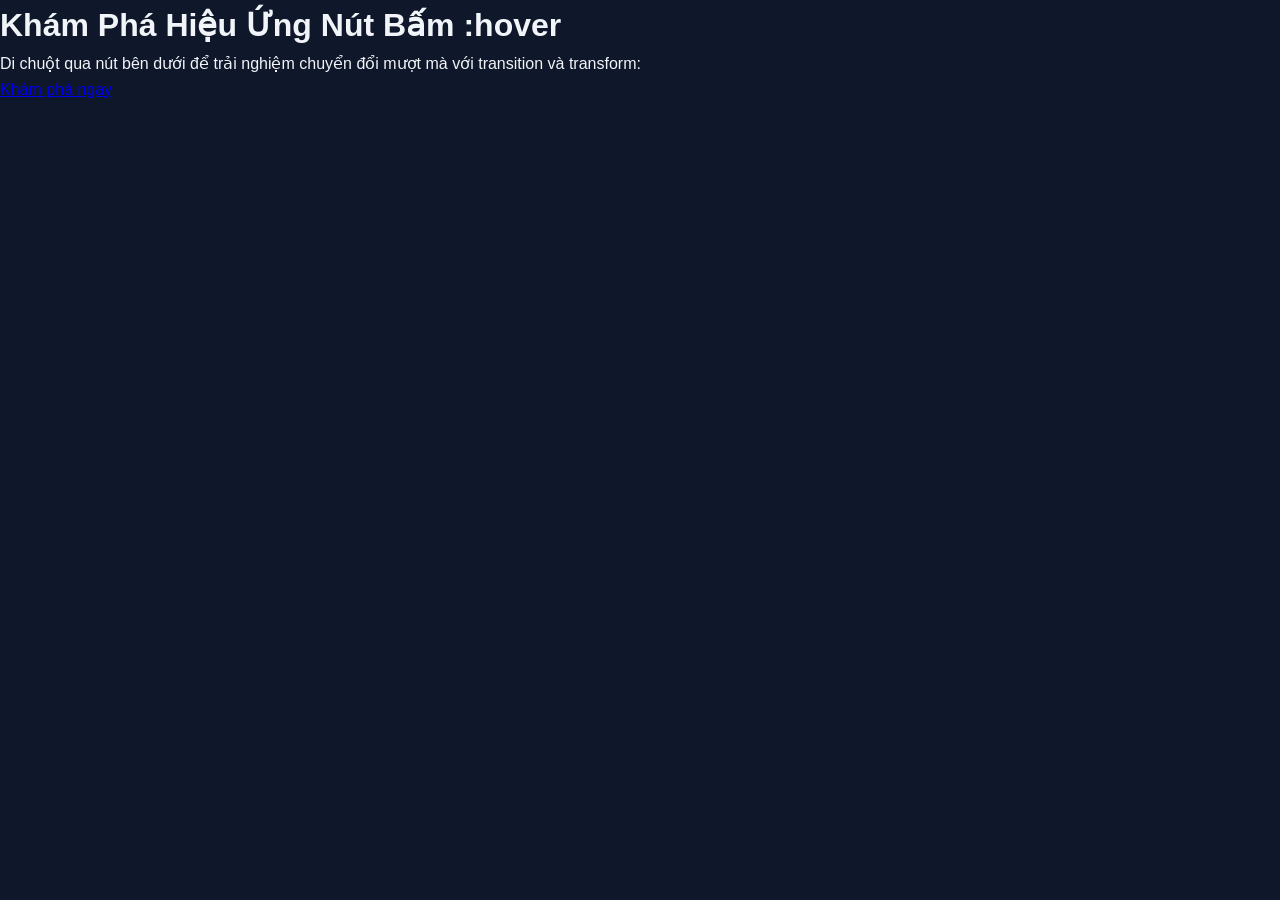
<file: hover-button.html>
<!DOCTYPE html>
<html lang="vi">
<head>
  <meta charset="UTF-8">
  <meta name="viewport" content="width=device-width, initial-scale=1.0">
  <title>Hiệu ứng Hover cho Nút bấm</title>
  <link rel="stylesheet" href="style.css">
</head>
<body>
  <div class="container">
    <h1>Khám Phá Hiệu Ứng Nút Bấm :hover</h1>
    <p>Di chuột qua nút bên dưới để trải nghiệm chuyển đổi mượt mà với transition và transform:</p>
    <a href="#" class="btn">Khám phá ngay</a>
  </div>
</body>
</html>
</file>
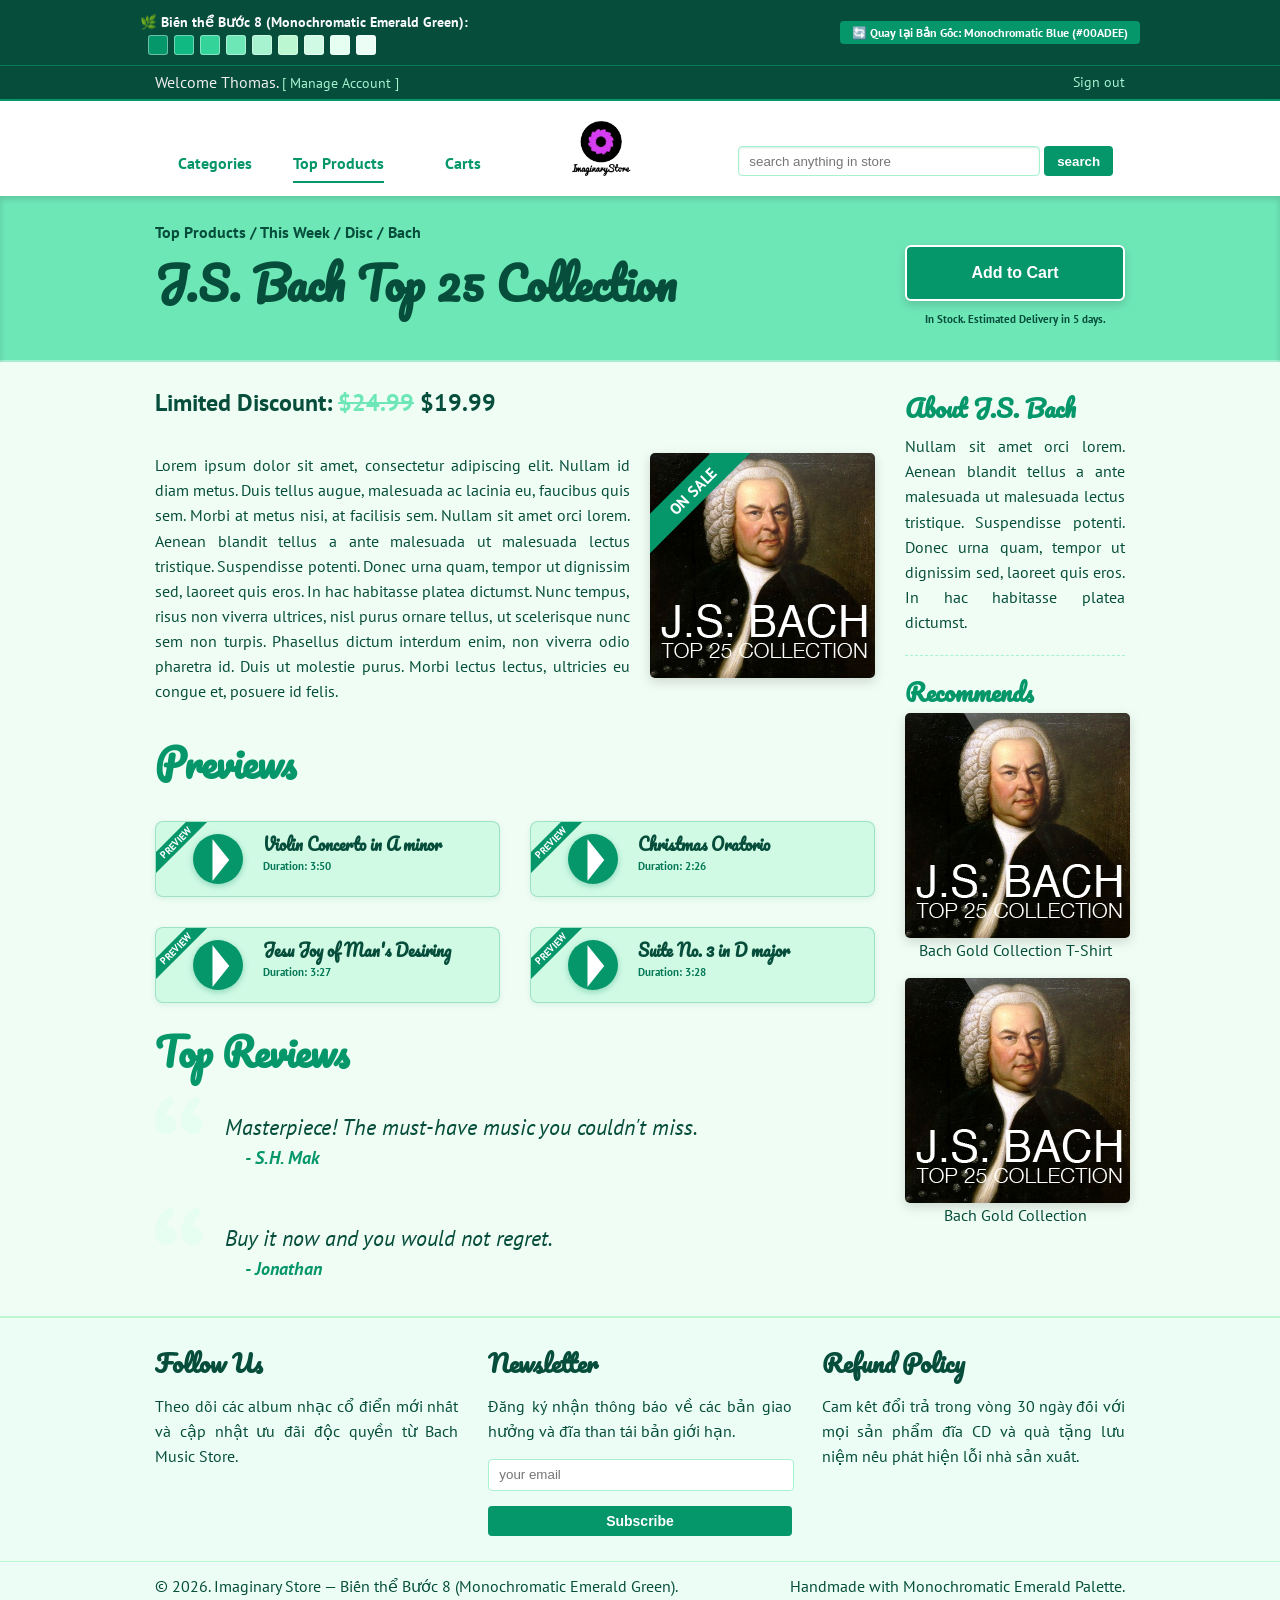
<file: index-variant2.html>
<!doctype html>
<html lang="vi">
<head>
<meta charset="utf-8">
<meta name="viewport" content="width=device-width, initial-scale=1" />
<title>Imaginary Store — Phối Màu Đơn Tông Biến Thể 2 (Monochromatic Emerald Green - Bước 8)</title>
<!-- Google Fonts Fallback & Modern Rendering -->
<link rel="preconnect" href="https://fonts.googleapis.com">
<link rel="preconnect" href="https://fonts.gstatic.com" crossorigin>
<link href="https://fonts.googleapis.com/css2?family=Pacifico&family=PT+Sans:ital,wght@0,400;0,700;1,400&display=swap" rel="stylesheet">
<link href="theme-emerald.css" rel="stylesheet" type="text/css" />
</head>

<body>
<!-- Thanh Thông Tin Bảng Màu Bước 8 & Nút Quay Lại Blue -->
<div class="palette-toolbar">
    <div class="fix-size">
        <div>
            <strong>🌿 Biến thể Bước 8 (Monochromatic Emerald Green):</strong>
            <span class="chips" style="margin-left: 8px;">
                <span class="chip" style="background:#059669;" title="Bậc 1: #059669"></span>
                <span class="chip" style="background:#10B981;" title="Bậc 2: #10B981"></span>
                <span class="chip" style="background:#34D399;" title="Bậc 3: #34D399"></span>
                <span class="chip" style="background:#6EE7B7;" title="Bậc 4: #6EE7B7"></span>
                <span class="chip" style="background:#A7F3D0;" title="Bậc 5: #A7F3D0"></span>
                <span class="chip" style="background:#BBF7D0;" title="Bậc 6: #BBF7D0"></span>
                <span class="chip" style="background:#D1FAE5;" title="Bậc 7: #D1FAE5"></span>
                <span class="chip" style="background:#E6FDF2;" title="Bậc 8: #E6FDF2"></span>
                <span class="chip" style="background:#ECFDF5;" title="Bậc 9: #ECFDF5"></span>
            </span>
        </div>
        <div>
            <a href="index.html" class="btn-switch">🔄 Quay lại Bản Gốc: Monochromatic Blue (#00ADEE)</a>
        </div>
    </div>
</div>

<header id="top">
	<div class="fix-size">
    	<p class="c9 left">
        	Welcome Thomas. <a href="">[ Manage Account ]</a>
        </p>
        <p class="c3 left">
        	<a href="#main-nav" class="hide"><img src="images/nav-btn.png" alt="button" /></a>
            <a href="" class="right">Sign out</a>
        </p>
    </div>
    <div class="clear"></div>
</header><!-- header -->

<nav>
	<div class="fix-size">
    	<ul class="c5 left show">
        	<li><a href="">Categories</a></li>
            <li><a href="">Top Products</a></li>
            <li><a href="">Carts</a></li>
        </ul>
        <a href="" class="c2 left c">
        	<img src="images/logo 2.png" alt="CodeGym Emerald Logo" />
        </a>
        <form action="#" class="c5 left show">
        	<input type="search" placeholder="search anything in store" required />
            <input type="submit" value="search" />
        </form>
    </div>
    <div class="clear"></div>
</nav><!-- nav -->

<section id="banner">
	<div class="fix-size">
    	<section class="c9 left c">
        	<p>Top Products / This Week / Disc / Bach</p>
            <h1>J.S. Bach Top 25 Collection</h1>
        </section>
        <aside class="c3 left c">
        	<button>Add to Cart</button>
            <p>In Stock. Estimated Delivery in 5 days.</p>
        </aside>
    </div>
    <div class="clear"></div>
</section><!-- banner -->

<section id="main">
	<div class="fix-size">
    	<section class="c9 left c">
        	<h3>Limited Discount: <del>$24.99</del> $19.99</h3>            
            <div class="trans right">
                <div class="cover">
                    <div class="face">
                        <p class="on-sale">ON SALE</p>
                    </div>
                    <div class="face back">
                        <b>J.S. Bach - Top 25 Collection</b>
                        <ol>
                            <li>Violin Concerto in A minor</li>
                            <li>Christmas Oratorio</li>
                            <li>Jesu Joy of Man's Desiring</li>
                            <li>Suite No. 3 in D major</li>
                        </ol>
                        <button>Buy Now</button>
                    </div>
                </div>
            </div><!-- trans -->
            
            <p>
            	Lorem ipsum dolor sit amet, consectetur adipiscing elit. Nullam id diam metus. Duis tellus augue, malesuada ac lacinia eu, faucibus quis sem. Morbi at metus nisi, at facilisis sem. Nullam sit amet orci lorem. Aenean blandit tellus a ante malesuada ut malesuada lectus tristique. Suspendisse potenti. Donec urna quam, tempor ut dignissim sed, laoreet quis eros. In hac habitasse platea dictumst. Nunc tempus, risus non viverra ultrices, nisl purus ornare tellus, ut scelerisque nunc sem non turpis. Phasellus dictum interdum enim, non viverra odio pharetra id. Duis ut molestie purus. Morbi lectus lectus, ultricies eu congue et, posuere id felis.
            </p>
            
            <h2>Previews</h2>
            <ul class="preview">
            	<li class="left"><a href="">
                	<div class="c3 left">
                    	<p class="title">PREVIEW</p>
                        <div class="circle"><div class="triangle">&#9658;</div></div>
                    </div>
                    <div class="c9 left">
                    	<b>Violin Concerto in A minor</b>
                        <small>Duration: 3:50</small>
                    </div>
                    <div class="clear"></div>
                </a></li>
                
                <li class="right"><a href="">
                	<div class="c3 left">
                    	<p class="title">PREVIEW</p>
                        <div class="circle"><div class="triangle">&#9658;</div></div>
                    </div>
                    <div class="c9 left">
                    	<b>Christmas Oratorio</b>
                        <small>Duration: 2:26</small>
                    </div>
                    <div class="clear"></div>
                </a></li>
                <li class="clear"></li>
                
                <li class="left"><a href="">
                	<div class="c3 left">
                    	<p class="title">PREVIEW</p>
                        <div class="circle"><div class="triangle">&#9658;</div></div>
                    </div>
                    <div class="c9 left">
                    	<b>Jesu Joy of Man's Desiring</b>
                        <small>Duration: 3:27</small>
                    </div>
                    <div class="clear"></div>
                </a></li>
                
                <li class="right"><a href="">
                	<div class="c3 left">
                    	<p class="title">PREVIEW</p>
                        <div class="circle"><div class="triangle">&#9658;</div></div>
                    </div>
                    <div class="c9 left">
                    	<b>Suite No. 3 in D major</b>
                        <small>Duration: 3:28</small>
                    </div>
                    <div class="clear"></div>
                </a></li>
            </ul>
            <div class="clear"></div>
            
            <h2>Top Reviews</h2>
            <blockquote>
            	<div class="quote">&ldquo;</div>
                <p>
                	Masterpiece! The must-have music you couldn't miss.<small>- S.H. Mak</small>
                </p>
            </blockquote>
            
            <blockquote>
            	<div class="quote">&ldquo;</div>
                <p>
                	Buy it now and you would not regret. <small>- Jonathan</small>
                </p>
            </blockquote>
        </section>
        
        <aside class="c3 left c">
        	<h3>About J.S. Bach</h3>
            <p class="about">
            	Nullam sit amet orci lorem. Aenean blandit tellus a ante malesuada ut malesuada lectus tristique. Suspendisse potenti. Donec urna quam, tempor ut dignissim sed, laoreet quis eros. In hac habitasse platea dictumst.
            </p>
            
            <h3>Recommends</h3>
            <div class="aside-cover">
            	<div class="trans">
                	<div class="cover">
                    	<div class="face">
                        </div>
                        <div class="face back">
                        	<b>J.S. Bach - Top 25 Collection</b>
                            <ol>
                            	<li>Violin Concerto in A minor</li>
                                <li>Christmas Oratorio</li>
                                <li>Jesu Joy of Man's Desiring</li>
                                <li>Suite No. 3 in D major</li>
                            </ol>
                            <button>Go to Album</button>
                        </div>
                    </div>
                </div>
            	<p>Bach Gold Collection T-Shirt</p>
            </div>
            
            <div class="aside-cover">
            	<div class="trans">
                	<div class="cover">
                    	<div class="face">
                        </div>
                        <div class="face back">
                        	<b>J.S. Bach - Top 25 Collection</b>
                            <ol>
                            	<li>Violin Concerto in A minor</li>
                                <li>Christmas Oratorio</li>
                                <li>Jesu Joy of Man's Desiring</li>
                                <li>Suite No. 3 in D major</li>
                            </ol>
                            <button>Go to Album</button>
                        </div>
                    </div>
                </div>
                <p>Bach Gold Collection</p>
            </div>
        </aside>
    </div>
    <div class="clear"></div>
    
    <nav id="main-nav" class="c12 c hide">
    	<ul>
        	<li><a href="#top"><span class="arrow"></span>Back to Top</a></li>
            <li><a href="">Categories</a></li>
            <li><a href="">Top Products</a></li>
            <li><a href="">Carts</a></li>
            <li><a href="">Your Account</a></li>
        </ul>
        <form action="#">
        	<input type="search" placeholder="search in store" required />
            <input type="submit" value="go" />
        </form>
    </nav>
    <div class="clear"></div>
</section>

<section id="info">
	<div class="fix-size">
    	<div class="c4 left c">
        	<h3>Follow Us</h3>
            <p>
            	Theo dõi các album nhạc cổ điển mới nhất và cập nhật ưu đãi độc quyền từ Bach Music Store.
            </p>
        </div>
        <div class="c4 left c">
        	<h3>Newsletter</h3>
            <p>
            	Đăng ký nhận thông báo về các bản giao hưởng và đĩa than tái bản giới hạn.
            </p>
            <form action="#">
            	<input type="email" placeholder="your email" required />
                <input type="submit" value="Subscribe" />
            </form>
        </div>
        <div class="c4 left c">
        	<h3>Refund Policy</h3>
        	<p>
            	Cam kết đổi trả trong vòng 30 ngày đối với mọi sản phẩm đĩa CD và quà tặng lưu niệm nếu phát hiện lỗi nhà sản xuất.
            </p>
        </div>
    </div>
    <div class="clear"></div>
</section>

<footer>
	<div class="fix-size">
    	<div class="c12 c">
        	<span>&copy; 2026. Imaginary Store — Biến thể Bước 8 (Monochromatic Emerald Green).</span>
            <span class="right">Handmade with Monochromatic Emerald Palette.</span>
        </div>
    </div>
    <div class="clear"></div>
</footer>
</body>
</html>
</file>
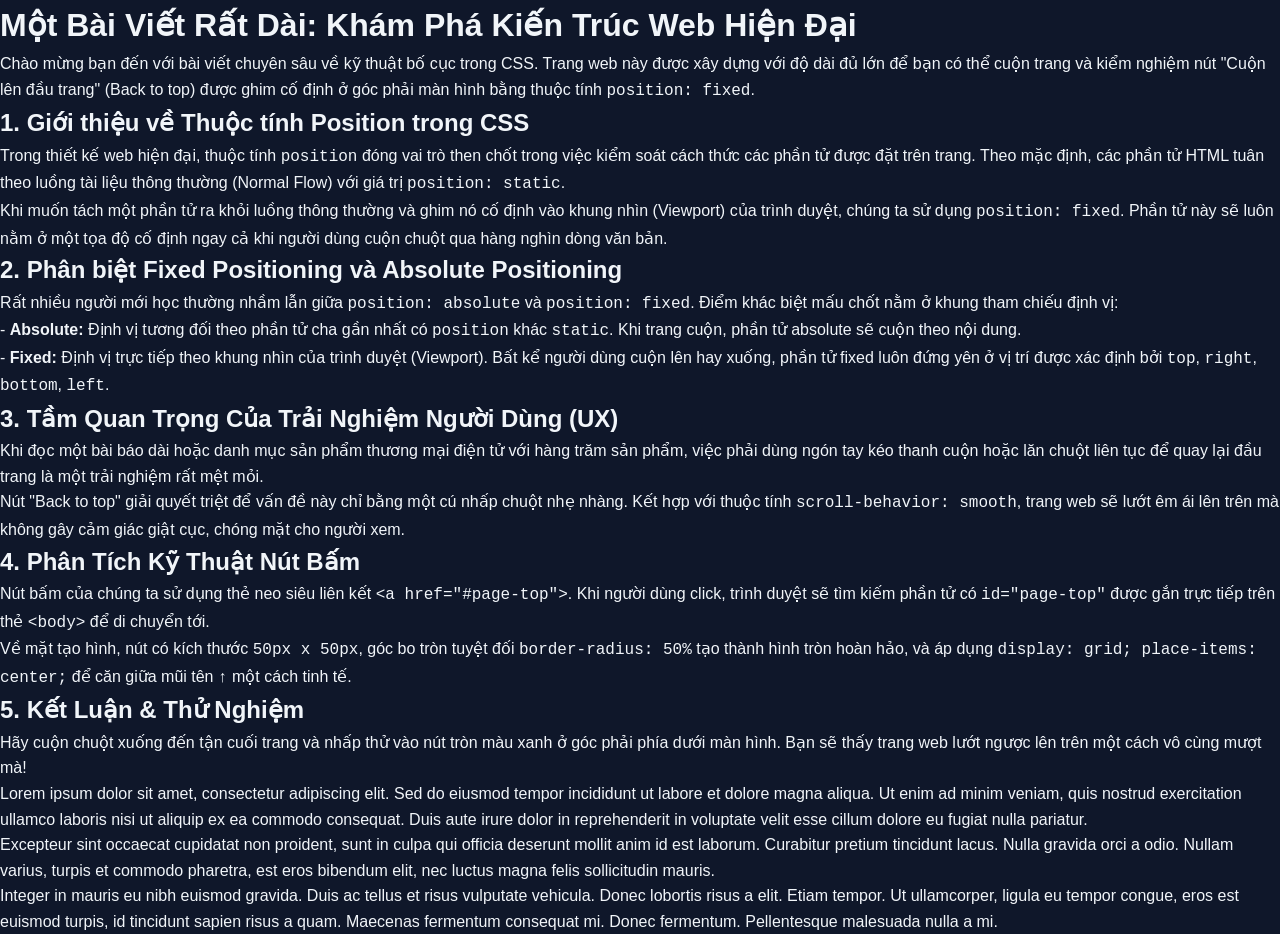
<file: long-page.html>
<!DOCTYPE html>
<html lang="vi">
<head>
    <meta charset="UTF-8">
    <meta name="viewport" content="width=device-width, initial-scale=1.0">
    <title>Trang web dài - Nút Cuộn Lên Đầu Trang</title>
    <link rel="stylesheet" href="style.css">
</head>
<body id="page-top">
    <div class="container">
        <h1>Một Bài Viết Rất Dài: Khám Phá Kiến Trúc Web Hiện Đại</h1>
        
        <p class="lead">
            Chào mừng bạn đến với bài viết chuyên sâu về kỹ thuật bố cục trong CSS. Trang web này được xây dựng với độ dài đủ lớn để bạn có thể cuộn trang và kiểm nghiệm nút "Cuộn lên đầu trang" (Back to top) được ghim cố định ở góc phải màn hình bằng thuộc tính <code>position: fixed</code>.
        </p>

        <h2>1. Giới thiệu về Thuộc tính Position trong CSS</h2>
        <p>
            Trong thiết kế web hiện đại, thuộc tính <code>position</code> đóng vai trò then chốt trong việc kiểm soát cách thức các phần tử được đặt trên trang. Theo mặc định, các phần tử HTML tuân theo luồng tài liệu thông thường (Normal Flow) với giá trị <code>position: static</code>.
        </p>
        <p>
            Khi muốn tách một phần tử ra khỏi luồng thông thường và ghim nó cố định vào khung nhìn (Viewport) của trình duyệt, chúng ta sử dụng <code>position: fixed</code>. Phần tử này sẽ luôn nằm ở một tọa độ cố định ngay cả khi người dùng cuộn chuột qua hàng nghìn dòng văn bản.
        </p>

        <h2>2. Phân biệt Fixed Positioning và Absolute Positioning</h2>
        <p>
            Rất nhiều người mới học thường nhầm lẫn giữa <code>position: absolute</code> và <code>position: fixed</code>. Điểm khác biệt mấu chốt nằm ở khung tham chiếu định vị:
        </p>
        <p>
            - <strong>Absolute:</strong> Định vị tương đối theo phần tử cha gần nhất có <code>position</code> khác <code>static</code>. Khi trang cuộn, phần tử absolute sẽ cuộn theo nội dung.
        </p>
        <p>
            - <strong>Fixed:</strong> Định vị trực tiếp theo khung nhìn của trình duyệt (Viewport). Bất kể người dùng cuộn lên hay xuống, phần tử fixed luôn đứng yên ở vị trí được xác định bởi <code>top</code>, <code>right</code>, <code>bottom</code>, <code>left</code>.
        </p>

        <h2>3. Tầm Quan Trọng Của Trải Nghiệm Người Dùng (UX)</h2>
        <p>
            Khi đọc một bài báo dài hoặc danh mục sản phẩm thương mại điện tử với hàng trăm sản phẩm, việc phải dùng ngón tay kéo thanh cuộn hoặc lăn chuột liên tục để quay lại đầu trang là một trải nghiệm rất mệt mỏi.
        </p>
        <p>
            Nút "Back to top" giải quyết triệt để vấn đề này chỉ bằng một cú nhấp chuột nhẹ nhàng. Kết hợp với thuộc tính <code>scroll-behavior: smooth</code>, trang web sẽ lướt êm ái lên trên mà không gây cảm giác giật cục, chóng mặt cho người xem.
        </p>

        <h2>4. Phân Tích Kỹ Thuật Nút Bấm</h2>
        <p>
            Nút bấm của chúng ta sử dụng thẻ neo siêu liên kết <code>&lt;a href="#page-top"&gt;</code>. Khi người dùng click, trình duyệt sẽ tìm kiếm phần tử có <code>id="page-top"</code> được gắn trực tiếp trên thẻ <code>&lt;body&gt;</code> để di chuyển tới.
        </p>
        <p>
            Về mặt tạo hình, nút có kích thước <code>50px x 50px</code>, góc bo tròn tuyệt đối <code>border-radius: 50%</code> tạo thành hình tròn hoàn hảo, và áp dụng <code>display: grid; place-items: center;</code> để căn giữa mũi tên <code>↑</code> một cách tinh tế.
        </p>

        <h2>5. Kết Luận & Thử Nghiệm</h2>
        <p>
            Hãy cuộn chuột xuống đến tận cuối trang và nhấp thử vào nút tròn màu xanh ở góc phải phía dưới màn hình. Bạn sẽ thấy trang web lướt ngược lên trên một cách vô cùng mượt mà!
        </p>
        <p>
            Lorem ipsum dolor sit amet, consectetur adipiscing elit. Sed do eiusmod tempor incididunt ut labore et dolore magna aliqua. Ut enim ad minim veniam, quis nostrud exercitation ullamco laboris nisi ut aliquip ex ea commodo consequat. Duis aute irure dolor in reprehenderit in voluptate velit esse cillum dolore eu fugiat nulla pariatur.
        </p>
        <p>
            Excepteur sint occaecat cupidatat non proident, sunt in culpa qui officia deserunt mollit anim id est laborum. Curabitur pretium tincidunt lacus. Nulla gravida orci a odio. Nullam varius, turpis et commodo pharetra, est eros bibendum elit, nec luctus magna felis sollicitudin mauris.
        </p>
        <p>
            Integer in mauris eu nibh euismod gravida. Duis ac tellus et risus vulputate vehicula. Donec lobortis risus a elit. Etiam tempor. Ut ullamcorper, ligula eu tempor congue, eros est euismod turpis, id tincidunt sapien risus a quam. Maecenas fermentum consequat mi. Donec fermentum. Pellentesque malesuada nulla a mi.
        </p>
    </div>

    <!-- Nút bấm Ghim Cuộn lên đầu trang -->
    <a href="#page-top" class="back-to-top-btn" title="Cuộn lên đầu trang">↑</a>
</body>
</html>
</file>
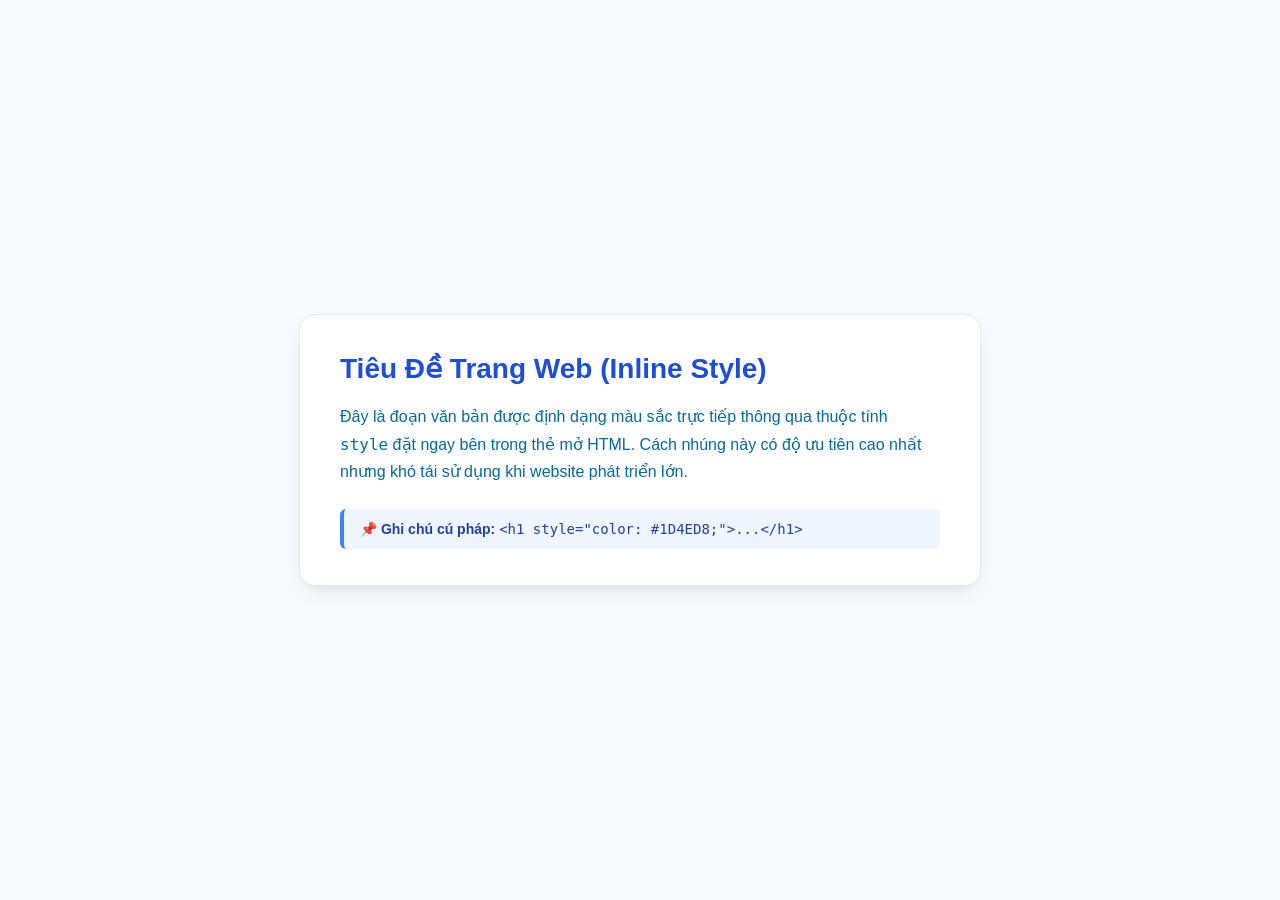
<file: part1_inline.html>
<!DOCTYPE html>
<html lang="vi">
<head>
    <meta charset="UTF-8">
    <meta name="viewport" content="width=device-width, initial-scale=1.0">
    <title>Phần 1: Nhúng CSS bằng Inline Style</title>
</head>
<body style="font-family: 'Segoe UI', Tahoma, Geneva, Verdana, sans-serif; background-color: #f8fafc; margin: 0; padding: 40px; display: flex; justify-content: center; align-items: center; min-height: 100vh; box-sizing: border-box;">
    
    <div style="background-color: #ffffff; padding: 36px 40px; border-radius: 16px; box-shadow: 0 10px 25px -5px rgba(0, 0, 0, 0.08), 0 8px 10px -6px rgba(0, 0, 0, 0.04); max-width: 600px; width: 100%; border: 1px solid #e2e8f0;">
        <!-- Tiêu đề sử dụng Inline-style: thay đổi màu chữ sang xanh hoàng gia (#1D4ED8) -->
        <h1 style="color: #1D4ED8; font-size: 28px; margin-top: 0; margin-bottom: 16px; line-height: 1.3;">
            Tiêu Đề Trang Web (Inline Style)
        </h1>

        <!-- Đoạn văn sử dụng Inline-style: thay đổi màu chữ sang xanh lam đậm (#0369A1) và kích thước chữ -->
        <p style="color: #0369A1; font-size: 16px; line-height: 1.7; margin-bottom: 24px;">
            Đây là đoạn văn bản được định dạng màu sắc trực tiếp thông qua thuộc tính <code>style</code> đặt ngay bên trong thẻ mở HTML. Cách nhúng này có độ ưu tiên cao nhất nhưng khó tái sử dụng khi website phát triển lớn.
        </p>

        <div style="background-color: #EFF6FF; border-left: 4px solid #3B82F6; padding: 12px 16px; border-radius: 6px;">
            <p style="margin: 0; color: #1E40AF; font-size: 14px; font-weight: 500;">
                📌 <strong>Ghi chú cú pháp:</strong> <code>&lt;h1 style="color: #1D4ED8;"&gt;...&lt;/h1&gt;</code>
            </p>
        </div>
    </div>

</body>
</html>
</file>
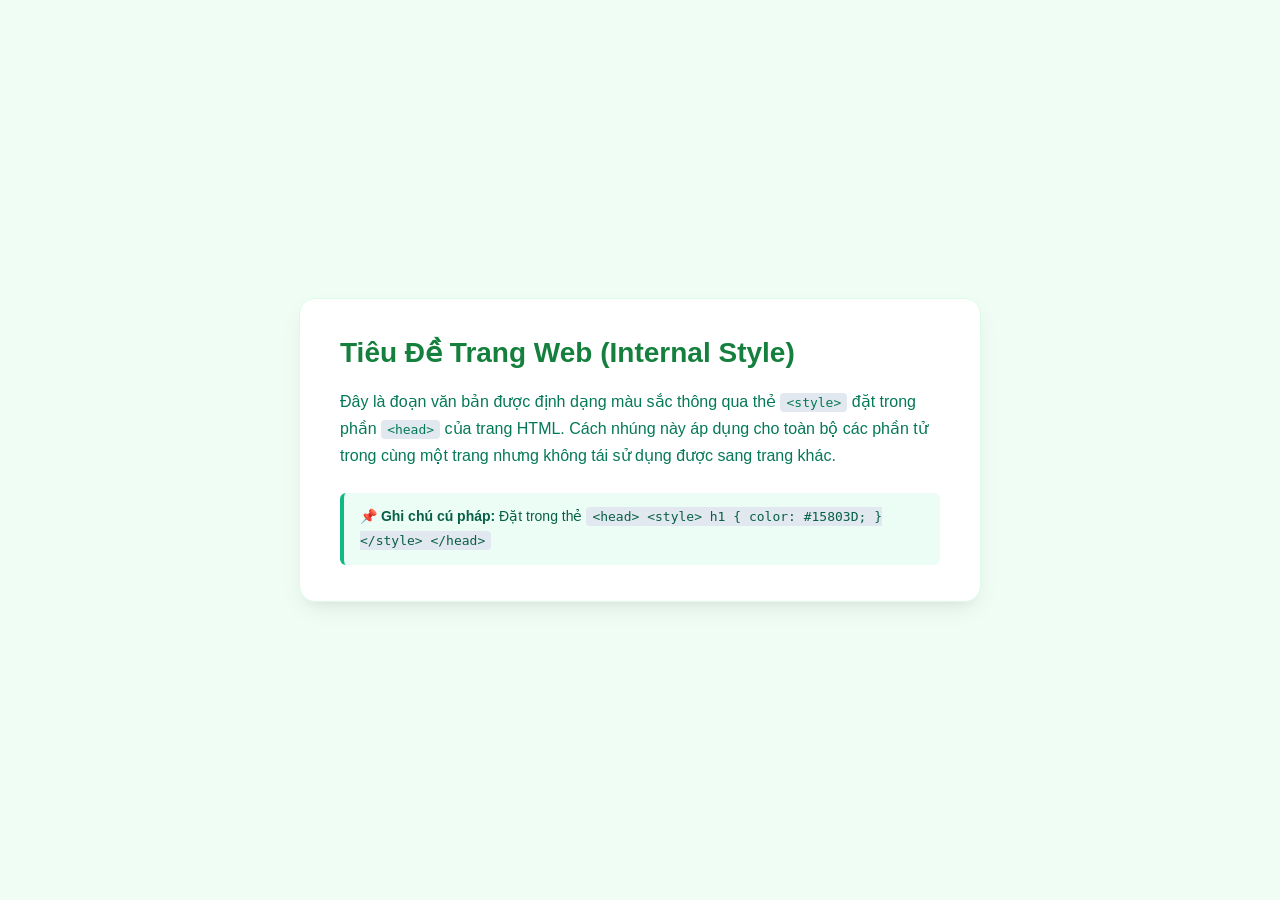
<file: part2_internal.html>
<!DOCTYPE html>
<html lang="vi">
<head>
    <meta charset="UTF-8">
    <meta name="viewport" content="width=device-width, initial-scale=1.0">
    <title>Phần 2: Nhúng CSS bằng Internal Style</title>
    
    <!-- PHẦN 2: Định nghĩa CSS nội bộ bên trong thẻ <style> thuộc phần <head> -->
    <style>
        body {
            font-family: 'Segoe UI', Tahoma, Geneva, Verdana, sans-serif;
            background-color: #f0fdf4; /* Nền xanh lục nhạt */
            margin: 0;
            padding: 40px;
            display: flex;
            justify-content: center;
            align-items: center;
            min-height: 100vh;
            box-sizing: border-box;
        }

        .card {
            background-color: #ffffff;
            padding: 36px 40px;
            border-radius: 16px;
            box-shadow: 0 10px 25px -5px rgba(0, 0, 0, 0.08), 0 8px 10px -6px rgba(0, 0, 0, 0.04);
            max-width: 600px;
            width: 100%;
            border: 1px solid #dcfce7;
        }

        /* Thay đổi màu sắc của tiêu đề h1 thông qua Internal CSS */
        h1 {
            color: #15803D; /* Xanh lá cây đậm Forest Green */
            font-size: 28px;
            margin-top: 0;
            margin-bottom: 16px;
            line-height: 1.3;
        }

        /* Thay đổi màu sắc của đoạn văn p thông qua Internal CSS */
        p {
            color: #047857; /* Xanh ngọc lục bảo Emerald */
            font-size: 16px;
            line-height: 1.7;
            margin-bottom: 24px;
        }

        .note-box {
            background-color: #ECFDF5;
            border-left: 4px solid #10B981;
            padding: 12px 16px;
            border-radius: 6px;
        }

        .note-text {
            margin: 0;
            color: #065F46;
            font-size: 14px;
            font-weight: 500;
        }

        code {
            background-color: #e2e8f0;
            padding: 2px 6px;
            border-radius: 4px;
            font-family: Consolas, monospace;
            font-size: 13px;
        }
    </style>
</head>
<body>

    <div class="card">
        <!-- Tiêu đề chịu tác động từ bộ chọn h1 trong thẻ <style> -->
        <h1>Tiêu Đề Trang Web (Internal Style)</h1>

        <!-- Đoạn văn chịu tác động từ bộ chọn p trong thẻ <style> -->
        <p>
            Đây là đoạn văn bản được định dạng màu sắc thông qua thẻ <code>&lt;style&gt;</code> đặt trong phần <code>&lt;head&gt;</code> của trang HTML. Cách nhúng này áp dụng cho toàn bộ các phần tử trong cùng một trang nhưng không tái sử dụng được sang trang khác.
        </p>

        <div class="note-box">
            <p class="note-text">
                📌 <strong>Ghi chú cú pháp:</strong> Đặt trong thẻ <code>&lt;head&gt; &lt;style&gt; h1 { color: #15803D; } &lt;/style&gt; &lt;/head&gt;</code>
            </p>
        </div>
    </div>

</body>
</html>
</file>
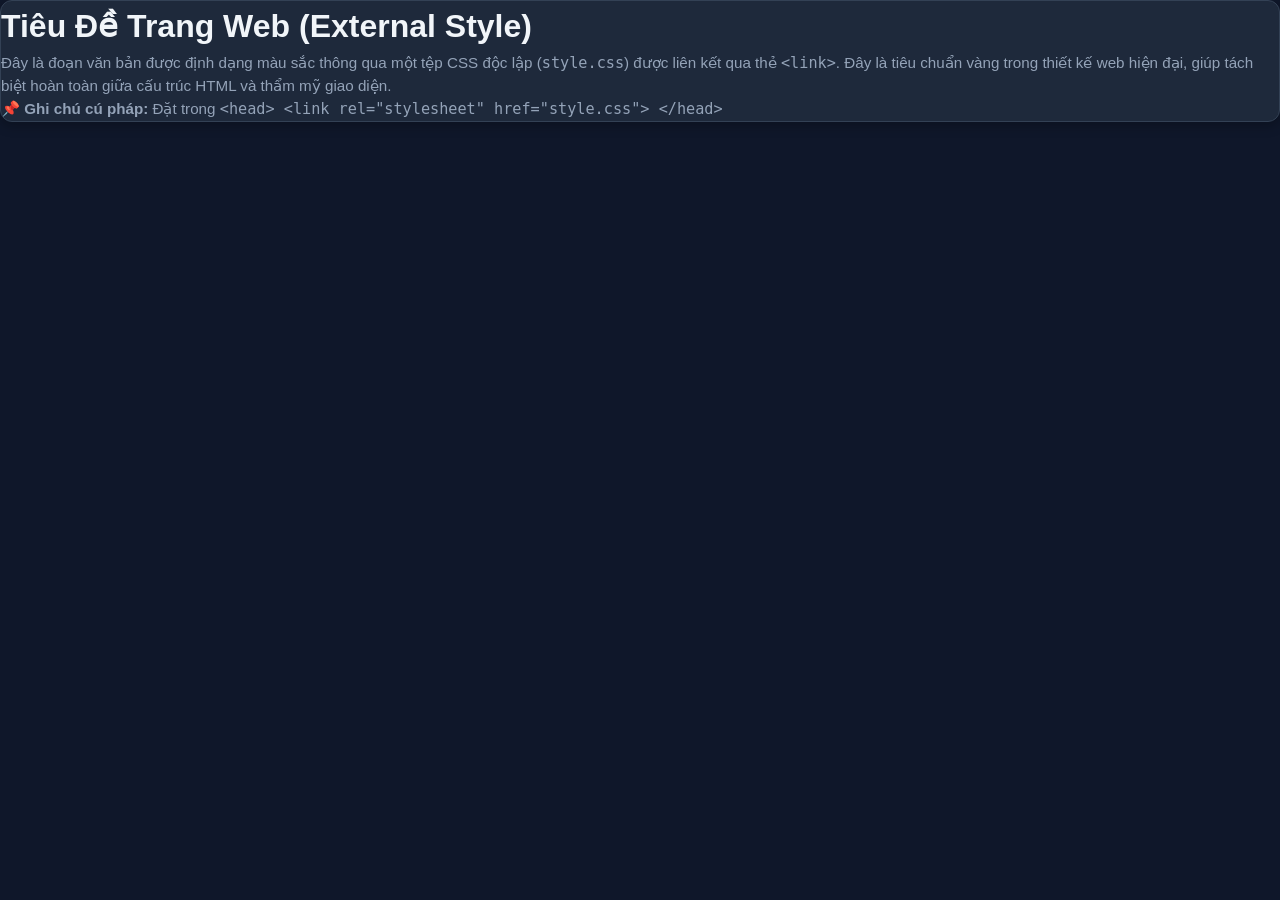
<file: part3_external.html>
<!DOCTYPE html>
<html lang="vi">
<head>
    <meta charset="UTF-8">
    <meta name="viewport" content="width=device-width, initial-scale=1.0">
    <title>Phần 3: Nhúng CSS bằng External Style</title>
    
    <!-- PHẦN 3: Liên kết tới tệp định kiểu bên ngoài style.css -->
    <link rel="stylesheet" href="style.css">
</head>
<body>

    <div class="card">
        <!-- Tiêu đề chịu tác động từ tệp style.css -->
        <h1>Tiêu Đề Trang Web (External Style)</h1>

        <!-- Đoạn văn chịu tác động từ tệp style.css -->
        <p>
            Đây là đoạn văn bản được định dạng màu sắc thông qua một tệp CSS độc lập (<code>style.css</code>) được liên kết qua thẻ <code>&lt;link&gt;</code>. Đây là tiêu chuẩn vàng trong thiết kế web hiện đại, giúp tách biệt hoàn toàn giữa cấu trúc HTML và thẩm mỹ giao diện.
        </p>

        <div class="note-box">
            <p class="note-text">
                📌 <strong>Ghi chú cú pháp:</strong> Đặt trong <code>&lt;head&gt; &lt;link rel="stylesheet" href="style.css"&gt; &lt;/head&gt;</code>
            </p>
        </div>
    </div>

</body>
</html>
</file>
<file: style.css>
/* ==========================================================================
   1. RESET & CẤU HÌNH CƠ BẢN (BASE & BOX-SIZING)
   ========================================================================== */
html {
  box-sizing: border-box;
  font-size: 16px; /* 1rem = 16px làm mốc tỷ lệ chuẩn */
  scroll-behavior: smooth;
}

*, *::before, *::after {
  box-sizing: inherit;
  margin: 0;
  padding: 0;
}

body {
  font-family: -apple-system, BlinkMacSystemFont, "Segoe UI", Roboto, "Helvetica Neue", Arial, sans-serif;
  background-color: #0f172a;
  color: #f1f5f9;
  line-height: 1.6;
  min-height: 100vh;
}

/* ==========================================================================
   2. MOBILE FIRST LAYOUT (MẶC ĐỊNH - KHÔNG CÓ MEDIA QUERY)
   ========================================================================== */
/* Bố cục tổng thể 1 cột dọc: Header, Main, Footer xếp chồng */
.page-container {
  display: flex;
  flex-direction: column;
  min-height: 100vh;
  width: 100%;
  padding: 0 1rem;
}

/* Header trên Mobile */
.header {
  padding: 1.25rem 0;
  border-bottom: 1px solid #1e293b;
  margin-bottom: 1.5rem;
}

.header-inner {
  display: flex;
  flex-direction: column;
  align-items: center;
  gap: 1rem;
  text-align: center;
}

.logo {
  font-size: 1.5rem;
  font-weight: 800;
  letter-spacing: 0.05em;
  background: linear-gradient(135deg, #38bdf8, #818cf8);
  -webkit-background-clip: text;
  -webkit-text-fill-color: transparent;
}

.nav-links {
  display: flex;
  flex-wrap: wrap;
  justify-content: center;
  gap: 1.25rem;
}

.nav-links a {
  color: #94a3b8;
  text-decoration: none;
  font-size: 0.95rem;
  font-weight: 500;
  transition: color 0.2s ease;
}

.nav-links a:hover {
  color: #38bdf8;
}

/* Vùng nội dung chính: Mặc định 1 cột duy nhất */
.content-grid {
  display: grid;
  grid-template-columns: 1fr; /* 1 cột cho Mobile */
  gap: 1.5rem;
  flex: 1;
}

/* Thẻ dự án (Card) */
.card {
  background-color: #1e293b;
  border: 1px solid #334155;
  border-radius: 0.75rem;
  overflow: hidden;
  display: flex;
  flex-direction: column;
  box-shadow: 0 4px 12px rgba(0, 0, 0, 0.25);
  transition: transform 0.25s ease, box-shadow 0.25s ease, border-color 0.25s ease;
}

.card:hover {
  transform: translateY(-4px);
  box-shadow: 0 12px 24px rgba(0, 0, 0, 0.35);
  border-color: #38bdf8;
}

/* Xử lý hình ảnh đáp ứng: Không tràn màn hình */
.card-picture,
.card-img {
  width: 100%;
  max-width: 100%;
  height: 200px;
  object-fit: cover;
  display: block;
}

/* Nội dung bên trong thẻ dự án */
.card-content {
  padding: 1.25rem;
  display: flex;
  flex-direction: column;
  flex: 1;
}

.badge {
  display: inline-block;
  align-self: flex-start;
  padding: 0.25rem 0.625rem;
  background-color: #334155;
  color: #94a3b8;
  font-size: 0.75rem;
  font-weight: 600;
  text-transform: uppercase;
  border-radius: 9999px;
  margin-bottom: 0.75rem;
  letter-spacing: 0.05em;
}

.badge-hot {
  background-color: rgba(239, 68, 68, 0.2);
  color: #f87171;
  border: 1px solid rgba(239, 68, 68, 0.3);
}

.badge-special {
  background-color: rgba(168, 85, 247, 0.2);
  color: #c084fc;
  border: 1px solid rgba(168, 85, 247, 0.3);
}

.card h2 {
  font-size: 1.35rem;
  font-weight: 700;
  line-height: 1.3;
  margin-bottom: 0.75rem;
  color: #ffffff;
}

.card h3 {
  font-size: 1.15rem;
  font-weight: 600;
  line-height: 1.35;
  margin-bottom: 0.625rem;
  color: #f8fafc;
}

.card p {
  font-size: 0.95rem;
  color: #94a3b8;
  line-height: 1.5;
}

/* Footer trên Mobile */
.footer {
  margin-top: 2.5rem;
  padding: 1.75rem 0;
  border-top: 1px solid #1e293b;
  text-align: center;
}

.footer-inner p {
  font-size: 0.875rem;
  color: #64748b;
  margin-bottom: 0.375rem;
}

/* ==========================================================================
   3. TABLET LAYOUT (ĐIỂM NGẮT THỨ NHẤT: MIN-WIDTH: 768PX)
   ========================================================================== */
@media (min-width: 768px) {
  .page-container {
    padding: 0 1.5rem;
  }

  .header-inner {
    flex-direction: row;
    justify-content: space-between;
    text-align: left;
  }

  /* Chuyển đổi lưới nội dung sang 2 cột */
  .content-grid {
    grid-template-columns: repeat(2, 1fr);
    gap: 1.75rem;
  }

  /* Bố cục bất đối xứng cơ bản trên Tablet: Thẻ tiêu điểm chiếm trọn 2 cột */
  .card-1 {
    grid-column: span 2;
  }

  .card-1 .card-picture,
  .card-1 .card-img {
    height: 280px;
  }

  .card-1 h2 {
    font-size: 1.6rem;
  }
}

/* ==========================================================================
   4. DESKTOP LAYOUT (ĐIỂM NGẮT THỨ HAI: MIN-WIDTH: 1024PX)
   ========================================================================== */
@media (min-width: 1024px) {
  /* Giới hạn độ rộng tối đa và căn giữa nội dung trang trên màn hình lớn */
  .page-container {
    max-width: 1200px;
    margin: 0 auto;
    padding: 0 2rem;
  }

  .header {
    margin-bottom: 2.5rem;
    padding: 1.75rem 0;
  }

  .logo {
    font-size: 1.75rem;
  }

  .nav-links {
    gap: 2rem;
  }

  .nav-links a {
    font-size: 1rem;
  }

  /* Khôi phục hệ thống lưới 4 cột bất đối xứng phức tạp (Mosaic Layout) */
  .content-grid {
    grid-template-columns: repeat(4, 1fr);
    grid-auto-rows: minmax(190px, auto);
    gap: 1.75rem;
    margin-bottom: 3rem;
  }

  /* Quy tắc sắp xếp vị trí bất đối xứng (Mosaic Asymmetrical Layout) */
  /* Card 1 (Dự án Tiêu điểm): Chiếm 2 cột và 2 hàng */
  .card-1 {
    grid-column: span 2;
    grid-row: span 2;
  }

  .card-1 .card-picture,
  .card-1 .card-img {
    height: 320px;
  }

  /* Card 2: Chiếm 2 cột và 1 hàng */
  .card-2 {
    grid-column: span 2;
    grid-row: span 1;
  }

  /* Card 3: Chiếm 1 cột và 1 hàng */
  .card-3 {
    grid-column: span 1;
    grid-row: span 1;
  }

  /* Card 4: Chiếm 1 cột và 1 hàng */
  .card-4 {
    grid-column: span 1;
    grid-row: span 1;
  }

  /* Card 5 (Không gian làm việc Hybrid): Chiếm 3 cột và 1 hàng */
  .card-5 {
    grid-column: span 3;
    grid-row: span 1;
  }

  /* Card 6: Chiếm 1 cột và 1 hàng */
  .card-6 {
    grid-column: span 1;
    grid-row: span 1;
  }

  /* Tối ưu tỷ lệ ảnh cho các thẻ kích thước khác nhau */
  .card-2 .card-img,
  .card-5 .card-img {
    height: 180px;
  }

  .card-3 .card-img,
  .card-4 .card-img,
  .card-6 .card-img {
    height: 140px;
  }
}
</file>
<file: facebook-homepage-layout/styles.css>
/* ==========================================================================
           GIAO DIEN GIAN LUOC TRANG CHU FACEBOOK
           Hoc vien thuc hien: Nguyen Tuan Dat
           Muc tieu: Thiet ke Fixed Header, Sidebars co dinh va Main Feed responsive
           ========================================================================== */

        :root {
            --fb-blue: #1877F2;
            --fb-blue-hover: #166FE5;
            --fb-bg: #F0F2F5;
            --fb-card-bg: #FFFFFF;
            --fb-text: #050505;
            --fb-text-secondary: #65676B;
            --fb-border: #E4E6EB;
            --fb-hover-overlay: #F2F2F2;
            --fb-active-overlay: #E4E6EB;
            --fb-input-bg: #F0F2F5;
            --fb-green: #31A24C;
            --fb-red: #FA383E;
            --header-height: 56px;
            --sidebar-width: 280px;
            --feed-max-width: 680px;
            --shadow-card: 0 1px 2px rgba(0, 0, 0, 0.1);
            --shadow-header: 0 2px 4px rgba(0, 0, 0, 0.08);
            --radius-card: 8px;
            --radius-btn: 6px;
        }

        * {
            box-sizing: border-box;
            margin: 0;
            padding: 0;
        }

        body {
            font-family: 'Plus Jakarta Sans', -apple-system, BlinkMacSystemFont, 'Segoe UI', Roboto, Helvetica, Arial, sans-serif;
            background-color: var(--fb-bg);
            color: var(--fb-text);
            line-height: 1.4;
            min-height: 100vh;
            overflow-x: hidden;
        }

        /* ==========================================================================
           1. FIXED HEADER O TREN CUNG (POSITION: FIXED)
           ========================================================================== */
        .fixed-header {
            position: fixed;
            top: 0;
            left: 0;
            width: 100%;
            height: var(--header-height);
            background-color: var(--fb-card-bg);
            box-shadow: var(--shadow-header);
            z-index: 1000; /* Dam bao luon noi tren cac lop khac */
            display: flex;
            align-items: center;
            justify-content: space-between;
            padding: 0 1rem;
        }

        /* 1.1. Header Left: Logo & Search */
        .header-left {
            display: flex;
            align-items: center;
            gap: 0.65rem;
            flex: 1;
            max-width: 320px;
        }

        .fb-logo {
            width: 40px;
            height: 40px;
            background-color: var(--fb-blue);
            color: #FFFFFF;
            border-radius: 50%;
            display: flex;
            align-items: center;
            justify-content: center;
            font-weight: 800;
            font-size: 1.75rem;
            text-decoration: none;
            letter-spacing: -0.05em;
            user-select: none;
            flex-shrink: 0;
        }

        .search-box {
            position: relative;
            background-color: var(--fb-input-bg);
            border-radius: 50px;
            height: 40px;
            display: flex;
            align-items: center;
            padding: 0 0.85rem;
            flex: 1;
            transition: background 0.2s ease;
        }

        .search-box:focus-within {
            background-color: #FFFFFF;
            box-shadow: 0 0 0 2px var(--fb-blue);
        }

        .search-icon {
            width: 16px;
            height: 16px;
            color: var(--fb-text-secondary);
            margin-right: 0.5rem;
            flex-shrink: 0;
        }

        .search-input {
            border: none;
            background: transparent;
            outline: none;
            font-size: 0.93rem;
            color: var(--fb-text);
            width: 100%;
            font-family: inherit;
        }

        /* 1.2. Header Center: Main Navigation Tabs */
        .header-center {
            display: flex;
            align-items: center;
            justify-content: center;
            height: 100%;
            flex: 2;
            max-width: 600px;
        }

        .nav-tab {
            flex: 1;
            height: 100%;
            display: flex;
            align-items: center;
            justify-content: center;
            cursor: pointer;
            position: relative;
            color: var(--fb-text-secondary);
            transition: all 0.2s ease;
            text-decoration: none;
        }

        .nav-tab:hover {
            background-color: var(--fb-hover-overlay);
            border-radius: 8px;
        }

        .nav-tab.active {
            color: var(--fb-blue);
        }

        .nav-tab.active::after {
            content: '';
            position: absolute;
            bottom: 0;
            left: 0;
            width: 100%;
            height: 3px;
            background-color: var(--fb-blue);
            border-top-left-radius: 2px;
            border-top-right-radius: 2px;
        }

        .nav-tab svg {
            width: 26px;
            height: 26px;
        }

        /* 1.3. Header Right: Utilities & User Avatar */
        .header-right {
            display: flex;
            align-items: center;
            justify-content: flex-end;
            gap: 0.5rem;
            flex: 1;
            max-width: 320px;
        }

        .icon-btn {
            width: 40px;
            height: 40px;
            background-color: var(--fb-input-bg);
            border-radius: 50%;
            display: flex;
            align-items: center;
            justify-content: center;
            cursor: pointer;
            border: none;
            color: var(--fb-text);
            transition: background 0.2s ease;
            position: relative;
        }

        .icon-btn:hover {
            background-color: var(--fb-active-overlay);
        }

        .icon-btn svg {
            width: 20px;
            height: 20px;
        }

        .badge-count {
            position: absolute;
            top: -2px;
            right: -2px;
            background-color: var(--fb-red);
            color: #FFFFFF;
            font-size: 0.72rem;
            font-weight: 700;
            padding: 0.1rem 0.35rem;
            border-radius: 50px;
            border: 2px solid #FFFFFF;
        }

        .user-profile-btn {
            display: flex;
            align-items: center;
            gap: 0.5rem;
            padding: 0.2rem 0.5rem 0.2rem 0.2rem;
            border-radius: 50px;
            cursor: pointer;
            background: transparent;
            border: none;
            transition: background 0.2s ease;
        }

        .user-profile-btn:hover {
            background-color: var(--fb-hover-overlay);
        }

        .avatar {
            width: 36px;
            height: 36px;
            border-radius: 50%;
            background: linear-gradient(135deg, #1877F2 0%, #0F766E 100%);
            color: #FFFFFF;
            display: flex;
            align-items: center;
            justify-content: center;
            font-weight: 700;
            font-size: 0.88rem;
            flex-shrink: 0;
            border: 1px solid rgba(0, 0, 0, 0.05);
        }

        .avatar-small {
            width: 32px;
            height: 32px;
            font-size: 0.8rem;
        }

        .user-name-label {
            font-weight: 600;
            font-size: 0.9rem;
            color: var(--fb-text);
        }

        /* ==========================================================================
           2. MAIN CONTAINER: LAYOUT 3 COT (SIDEBAR TRAI - FEED - SIDEBAR PHAI)
           ========================================================================== */
        .main-layout {
            margin-top: var(--header-height); /* Khoang cach tranh de len boi Fixed Header */
            display: flex;
            justify-content: space-between;
            min-height: calc(100vh - var(--header-height));
        }

        /* ==========================================================================
           3. SIDEBARS: POSITION FIXED / STICKY & OVERFLOW TU DO
           ========================================================================== */
        .sidebar {
            width: var(--sidebar-width);
            height: calc(100vh - var(--header-height));
            position: fixed;
            top: var(--header-height);
            overflow-y: auto;
            padding: 1rem 0.5rem;
            z-index: 500;
        }

        .sidebar::-webkit-scrollbar {
            width: 6px;
        }

        .sidebar:hover::-webkit-scrollbar-thumb {
            background-color: #BCC0C4;
            border-radius: 4px;
        }

        .sidebar-left {
            left: 0;
        }

        .sidebar-right {
            right: 0;
        }

        /* Danh muc danh sach trong Sidebar */
        .sidebar-menu {
            list-style: none;
            margin-bottom: 1.25rem;
        }

        .sidebar-item {
            display: flex;
            align-items: center;
            gap: 0.85rem;
            padding: 0.6rem 0.75rem;
            border-radius: var(--radius-btn);
            cursor: pointer;
            transition: background 0.15s ease;
            text-decoration: none;
            color: var(--fb-text);
            font-weight: 500;
            font-size: 0.93rem;
        }

        .sidebar-item:hover {
            background-color: var(--fb-hover-overlay);
        }

        .sidebar-icon-wrapper {
            width: 36px;
            height: 36px;
            border-radius: 50%;
            display: flex;
            align-items: center;
            justify-content: center;
            flex-shrink: 0;
            background-color: #E4E6EB;
            color: #1C1E21;
        }

        .sidebar-icon-wrapper.blue { background-color: #E7F3FF; color: var(--fb-blue); }
        .sidebar-icon-wrapper.green { background-color: #E7F8EC; color: var(--fb-green); }
        .sidebar-icon-wrapper.purple { background-color: #F3E8FF; color: #9333EA; }
        .sidebar-icon-wrapper.yellow { background-color: #FEF3C7; color: #D97706; }

        .sidebar-icon-wrapper svg {
            width: 20px;
            height: 20px;
        }

        .sidebar-heading {
            font-size: 0.9rem;
            font-weight: 700;
            color: var(--fb-text-secondary);
            padding: 0.5rem 0.75rem 0.25rem 0.75rem;
            text-transform: none;
            display: flex;
            justify-content: space-between;
            align-items: center;
        }

        .sidebar-divider {
            height: 1px;
            background-color: var(--fb-border);
            margin: 0.5rem 0.75rem 0.75rem 0.75rem;
        }

        /* Danh sach lien he (Contacts Sidebar Phai) */
        .contact-item {
            display: flex;
            align-items: center;
            gap: 0.75rem;
            padding: 0.5rem 0.75rem;
            border-radius: var(--radius-btn);
            cursor: pointer;
            transition: background 0.15s ease;
            position: relative;
        }

        .contact-item:hover {
            background-color: var(--fb-hover-overlay);
        }

        .contact-avatar-box {
            position: relative;
        }

        .online-dot {
            position: absolute;
            bottom: 0;
            right: 0;
            width: 10px;
            height: 10px;
            background-color: var(--fb-green);
            border: 2px solid var(--fb-card-bg);
            border-radius: 50%;
        }

        /* ==========================================================================
           4. MAIN FEED CONTAINER: NHO VAO GIUA & CUON TRANG DOC LAP
           ========================================================================== */
        .feed-container {
            margin-left: var(--sidebar-width);
            margin-right: var(--sidebar-width);
            flex: 1;
            max-width: var(--feed-max-width);
            margin-top: 1rem;
            margin-bottom: 2rem;
            padding: 0 1rem;
            margin-left: auto;
            margin-right: auto;
        }

        /* 4.1. Stories Tray */
        .stories-tray {
            display: grid;
            grid-template-columns: repeat(4, 1fr);
            gap: 0.5rem;
            margin-bottom: 1rem;
        }

        .story-card {
            height: 180px;
            border-radius: 10px;
            background-color: var(--fb-card-bg);
            box-shadow: var(--shadow-card);
            position: relative;
            cursor: pointer;
            overflow: hidden;
            transition: transform 0.2s ease, box-shadow 0.2s ease;
            border: 1px solid var(--fb-border);
            display: flex;
            flex-direction: column;
            justify-content: space-between;
            padding: 0.65rem;
        }

        .story-card:hover {
            transform: scale(1.02);
            box-shadow: 0 4px 10px rgba(0, 0, 0, 0.15);
        }

        .story-bg-1 { background: linear-gradient(135deg, #1E3A8A 0%, #3B82F6 100%); color: #FFFFFF; }
        .story-bg-2 { background: linear-gradient(135deg, #065F46 0%, #10B981 100%); color: #FFFFFF; }
        .story-bg-3 { background: linear-gradient(135deg, #701A75 0%, #EC4899 100%); color: #FFFFFF; }
        .story-bg-4 { background: linear-gradient(135deg, #9A3412 0%, #F97316 100%); color: #FFFFFF; }

        .story-avatar-ring {
            width: 36px;
            height: 36px;
            border-radius: 50%;
            border: 3px solid var(--fb-blue);
            background: #FFFFFF;
            color: #0F172A;
            display: flex;
            align-items: center;
            justify-content: center;
            font-weight: 700;
            font-size: 0.8rem;
        }

        .story-author-name {
            font-size: 0.82rem;
            font-weight: 700;
            text-shadow: 0 1px 2px rgba(0, 0, 0, 0.8);
        }

        /* 4.2. Create Post Box */
        .feed-card {
            background-color: var(--fb-card-bg);
            border-radius: var(--radius-card);
            box-shadow: var(--shadow-card);
            margin-bottom: 1rem;
            border: 1px solid var(--fb-border);
            overflow: hidden;
        }

        .create-post-top {
            display: flex;
            align-items: center;
            gap: 0.75rem;
            padding: 0.85rem 1rem;
        }

        .create-post-input {
            flex: 1;
            background-color: var(--fb-input-bg);
            border-radius: 50px;
            padding: 0.65rem 1rem;
            border: none;
            outline: none;
            font-size: 0.95rem;
            color: var(--fb-text);
            cursor: pointer;
            transition: background 0.2s ease;
            font-family: inherit;
        }

        .create-post-input:hover {
            background-color: var(--fb-active-overlay);
        }

        .create-post-divider {
            height: 1px;
            background-color: var(--fb-border);
            margin: 0 1rem;
        }

        .create-post-actions {
            display: flex;
            padding: 0.4rem 0.5rem;
        }

        .post-action-btn {
            flex: 1;
            display: flex;
            align-items: center;
            justify-content: center;
            gap: 0.5rem;
            padding: 0.5rem;
            border-radius: var(--radius-btn);
            cursor: pointer;
            border: none;
            background: transparent;
            font-weight: 600;
            font-size: 0.88rem;
            color: var(--fb-text-secondary);
            transition: background 0.15s ease;
        }

        .post-action-btn:hover {
            background-color: var(--fb-hover-overlay);
        }

        .icon-live { color: #F3425F; }
        .icon-photo { color: #45BD62; }
        .icon-feeling { color: #F7B125; }

        /* 4.3. Post Card Component */
        .post-header {
            display: flex;
            align-items: center;
            justify-content: space-between;
            padding: 0.85rem 1rem 0.5rem 1rem;
        }

        .post-author-info {
            display: flex;
            align-items: center;
            gap: 0.65rem;
        }

        .post-author-name {
            font-weight: 700;
            font-size: 0.93rem;
            color: var(--fb-text);
            cursor: pointer;
        }

        .post-author-name:hover {
            text-decoration: underline;
        }

        .post-timestamp {
            font-size: 0.78rem;
            color: var(--fb-text-secondary);
            display: flex;
            align-items: center;
            gap: 0.25rem;
        }

        .post-more-btn {
            background: transparent;
            border: none;
            width: 34px;
            height: 34px;
            border-radius: 50%;
            display: flex;
            align-items: center;
            justify-content: center;
            cursor: pointer;
            color: var(--fb-text-secondary);
        }

        .post-more-btn:hover {
            background-color: var(--fb-hover-overlay);
        }

        .post-content-text {
            padding: 0.5rem 1rem 0.85rem 1rem;
            font-size: 0.95rem;
            color: var(--fb-text);
            line-height: 1.5;
        }

        .post-media-box {
            background-color: #0F172A;
            color: #FFFFFF;
            padding: 3rem 1.5rem;
            text-align: center;
            display: flex;
            flex-direction: column;
            align-items: center;
            justify-content: center;
            border-top: 1px solid var(--fb-border);
            border-bottom: 1px solid var(--fb-border);
        }

        .media-code-badge {
            background: rgba(255, 255, 255, 0.15);
            font-family: 'JetBrains Mono', monospace;
            padding: 0.35rem 0.75rem;
            border-radius: 4px;
            font-size: 0.85rem;
            margin-bottom: 0.75rem;
            color: #93C5FD;
        }

        .post-media-box h3 {
            font-size: 1.35rem;
            font-weight: 700;
            margin-bottom: 0.35rem;
        }

        .post-media-box p {
            color: #CBD5E1;
            font-size: 0.9rem;
            max-width: 500px;
        }

        /* Thong so luot tuong tac */
        .post-stats {
            display: flex;
            align-items: center;
            justify-content: space-between;
            padding: 0.6rem 1rem;
            color: var(--fb-text-secondary);
            font-size: 0.85rem;
            border-bottom: 1px solid var(--fb-border);
        }

        .reaction-icons-group {
            display: flex;
            align-items: center;
            gap: 0.35rem;
        }

        .reaction-circle {
            width: 18px;
            height: 18px;
            border-radius: 50%;
            background-color: var(--fb-blue);
            color: #FFFFFF;
            display: inline-flex;
            align-items: center;
            justify-content: center;
            font-size: 0.65rem;
            font-weight: 700;
        }

        .post-interactions {
            display: flex;
            padding: 0.25rem 0.5rem;
        }

        .interaction-btn {
            flex: 1;
            display: flex;
            align-items: center;
            justify-content: center;
            gap: 0.45rem;
            padding: 0.5rem;
            border-radius: var(--radius-btn);
            background: transparent;
            border: none;
            cursor: pointer;
            color: var(--fb-text-secondary);
            font-weight: 600;
            font-size: 0.88rem;
            transition: all 0.15s ease;
        }

        .interaction-btn:hover {
            background-color: var(--fb-hover-overlay);
        }

        .interaction-btn.liked {
            color: var(--fb-blue);
        }

        .interaction-btn svg {
            width: 18px;
            height: 18px;
        }

        /* O binh luan (Comments input) */
        .post-comment-section {
            padding: 0.65rem 1rem 0.85rem 1rem;
            display: flex;
            align-items: center;
            gap: 0.65rem;
        }

        .comment-input-box {
            flex: 1;
            background-color: var(--fb-input-bg);
            border-radius: 50px;
            padding: 0.45rem 0.85rem;
            display: flex;
            align-items: center;
        }

        .comment-input-box input {
            border: none;
            background: transparent;
            outline: none;
            font-size: 0.88rem;
            width: 100%;
            font-family: inherit;
        }

        /* ==========================================================================
           5. RESPONSIVE BREAKPOINTS (DESKTOP -> TABLET -> MOBILE)
           ========================================================================== */
        @media (max-width: 1100px) {
            .sidebar-right {
                display: none; /* An sidebar phai tren man hinh trung binh */
            }
            .feed-container {
                margin-left: var(--sidebar-width);
                margin-right: auto;
            }
        }

        @media (max-width: 820px) {
            .sidebar-left {
                display: none; /* An ca 2 sidebar tren dien thoai */
            }
            .feed-container {
                margin-left: auto;
                margin-right: auto;
                width: 100%;
                padding: 0 0.5rem;
            }
            .header-center {
                display: none;
            }
            .stories-tray {
                grid-template-columns: repeat(2, 1fr);
            }
        }
</file>
<file: theme-emerald.css>
@charset "utf-8";
/* CSS Document - Monochromatic Emerald Green Color Scheme (Bước 8) */

:root {
	/* Bảng màu xanh lục đơn sắc (Monochromatic Emerald Green) */
	--color-level-1: #059669; /* Bậc 1: Màu chính Emerald */
	--color-level-2: #10B981; /* Bậc 2: Điểm nhấn nổi bật */
	--color-level-3: #34D399; /* Bậc 3: Chuyển tiếp */
	--color-level-4: #6EE7B7; /* Bậc 4: Màu nền Banner & Trang */
	--color-level-5: #A7F3D0; /* Bậc 5: Sáng trung */
	--color-level-6: #BBF7D0; /* Bậc 6: Chuyển tiếp sáng */
	--color-level-7: #D1FAE5; /* Bậc 7: Màu nền Preview/Nội dung */
	--color-level-8: #E6FDF2; /* Bậc 8: Nền phụ rất nhạt */
	--color-level-9: #ECFDF5; /* Bậc 9: Màu nền Footer & Info */

	--color-text-main: #064E3B;  /* Xanh lục thẫm đậm nét dễ đọc */
	--color-text-muted: #047857; /* Xám lục */
	--color-text-light: #FFFFFF;
}

* {
	margin: 0;
	padding: 0;
}
ul li {
	list-style: none;
}
a {
	text-decoration: none;
}
.clear {
	clear: both;
}
.left {
	float: left;
}
.right {
	float: right;
}
.hide {
	display: none;
}
::selection {
	background: var(--color-level-1);
	color: #fff;
}
::-moz-selection {
	background: var(--color-level-1);
	color: #fff;
}
.c2 { width: 16.6666%; }
.c3 { width: 25%; }
.c4 { width: 33.3333%; }
.c5 { width: 41.6666%; }
.c9 { width: 75%; }
.c12 { width: 100%; }
.c2, .c3, .c4, .c5, .c9, .c12 {
	padding: 0 15px;
	box-sizing: border-box;
}
.fix-size {
	max-width: 1000px;
	margin: auto;
}

body {
	font-family: 'PT Sans', sans-serif;
	font-size: 15.5px;
	color: var(--color-text-main);
	background-color: #F0FDF4;
	line-height: 1.62em;
}

header {
	color: #eee;
	background: #064E3B;
	line-height: 32px;
	border-bottom: 2px solid var(--color-level-1);
}
header a {
	color: #A7F3D0;
	font-size: 14px;
}
header a:hover {
	color: #fff;
}

body > nav {
	background: #ffffff;
	box-shadow: 0 2px 8px rgba(5, 150, 105, 0.08);
}
body > nav ul {
	margin-top: 45px;
}
body > nav ul li {
	width: 31%;
	display: inline-block;
	text-align: center;
}
body > nav ul li a {
	color: var(--color-level-1);
	font-weight: bold;
	display: inline-block;
	padding: 5px 0;
}
body > nav ul li:nth-child(2) a {
	border-bottom: solid 2px var(--color-level-1);
}
body > nav ul:hover li a {
	border-bottom: none;
}
body > nav ul li:hover a {
	border-bottom: solid 2px var(--color-level-1);
	color: var(--color-level-2);
}
body > nav a.c2 {
	display: block;
}
body > nav a img {
	display: block;
	margin: 20px 0;
	max-height: 55px;
	width: auto;
	filter: hue-rotate(75deg); /* Tinh chỉnh logo sang tone xanh ngọc lục bảo */
}
body > nav form {
	margin-top: 45px;
}
input, button {
	width: 100%;
	height: 30px;
	color: #064E3B;
	background: none;
	border: none;
	outline: none;
}
body > nav input[type=search] {
	width: 78%;
	box-shadow: inset 0 1px 2px rgba(5, 150, 105, 0.2);
	border: 1px solid #A7F3D0;
	border-radius: 4px;
	text-indent: 10px;
}
body > nav input[type=search]:focus {
	background: #fff;
	border-color: var(--color-level-1);
}
body > nav input[type=submit] {
	width: 18%;
	font-weight: bold;
	color: #fff;
	background: var(--color-level-1);
	border-radius: 4px;
	cursor: pointer;
}

#banner {
	background: var(--color-level-4);
	box-shadow: inset 0 3px 6px rgba(0, 0, 0, 0.15), inset 0 -2px rgba(255, 255, 255, 0.4);
	font-weight: bold;
	padding: 24px 0;
	color: var(--color-text-main);
}
h1, h2, h3 {
	font-family: 'Pacifico', cursive;
	line-height: normal;
	padding-bottom: 10px;
}
h1 {
	font-size: 44px;
	color: #064E3B;
}
h2 {
	font-size: 38px;
	color: var(--color-level-1);
}
h3 {
	font-size: 24px;
	color: var(--color-text-main);
}

#banner aside button {
	height: 56px;
	border-radius: 6px;
	margin-top: 25px;
	font-size: 16px;
	font-weight: bold;
	color: #ffffff;
	cursor: pointer;
	background: var(--color-level-1);
	border: 2px solid #ffffff;
	box-shadow: 0 4px 10px rgba(0, 0, 0, 0.15);
	transition: all 0.2s ease;
}
#banner aside button:hover {
	background: var(--color-level-2);
	transform: translateY(-2px);
}
#banner aside p {
	text-align: center;
	font-size: 11px;
	padding: 6px 0;
	color: #064E3B;
}

#main {
	padding-top: 25px;
	overflow: hidden;
}
#main section > .right {
	margin-left: 20px;
	margin-bottom: 10px;
}
#main section h3 {
	font-family: 'PT Sans', sans-serif;
	font-size: 24px !important;
	margin-bottom: 25px;
	color: var(--color-text-main);
}
#main section h3 del {
	color: #6EE7B7;
}
#main section > p {
	text-align: justify;
	margin-bottom: 25px;
	color: var(--color-text-main);
}

.trans {
	width: 225px;
	height: 225px;
	margin: auto;
	perspective: 800px;
}
.trans .cover {
	width: 225px;
	height: 225px;
	position: relative;
	transform-style: preserve-3d;
	transition: all 0.5s ease-out;
}
.trans .face {
	background: url(images/disc-cover.png) no-repeat;
	width: 205px;
	height: 205px;
	padding: 10px;
	border-radius: 5px;
	transform-style: preserve-3d;
	backface-visibility: hidden;
	box-shadow: 0 4px 12px rgba(0, 0, 0, 0.15);
	position: absolute;
	overflow: hidden;
}
.trans .back {
	background: #ffffff;
	box-shadow: 0 4px 12px rgba(0, 0, 0, 0.15);
	text-align: center;
	transform: rotateY(180deg);
	padding: 9px;
	border: solid 2px var(--color-level-1);
}
.trans:hover .cover {
	transform: rotateY(-180deg);
}
.trans .back b {
	font-size: 14px;
	color: var(--color-level-1);
}
.trans .back ol {
	margin-top: 10px;
}
.trans .back ol li {
	list-style: decimal inside;
	line-height: 28px;
	text-align: left;
	color: var(--color-text-main);
}
.trans .on-sale {
	background: var(--color-level-1);
	color: #ffffff;
	font-weight: bold;
	transform: rotate(-45deg);
	margin-top: 14px;
	margin-left: -140px;
	text-align: center;
	line-height: 28px;
	box-shadow: 0 2px 6px rgba(0, 0, 0, 0.2);
}
.trans .back button {
	color: #ffffff;
	background: var(--color-level-1);
	border-radius: 4px;
	margin-top: 10px;
	width: 110px;
	cursor: pointer;
	font-weight: bold;
}
.trans .back button:hover {
	background: var(--color-level-2);
}

#main .preview li {
	width: 50%;
}
#main .preview li a {
	display: block;
	background: var(--color-level-7);
	border-radius: 8px;
	margin: 15px;
	overflow: hidden;
	color: var(--color-text-main);
	position: relative;
	padding: 12px;
	border: 1px solid rgba(5, 150, 105, 0.25);
	box-shadow: 0 2px 6px rgba(5, 150, 105, 0.1);
	transition: transform 0.2s ease;
}
#main .preview li a:hover {
	transform: translateY(-2px);
	box-shadow: 0 6px 12px rgba(5, 150, 105, 0.2);
}
#main .preview li.left a {
	margin-left: 0;
}
#main .preview li.right a {
	margin-right: 0;
}
#main .preview .title {
	color: #fff;
	font-size: 10px;
	font-weight: bold;
	display: block;
	padding: 0 20px;
	line-height: 15px;
	background: var(--color-level-1);
	transform: rotate(-45deg);
	position: absolute;
	top: 13px;
	left: -20px;
}
#main .preview .circle {
	margin-left: 10px;
	width: 50px;
	height: 50px;
	border-radius: 50%;
	background: var(--color-level-1);
	position: relative;
	box-shadow: 0 2px 6px rgba(5, 150, 105, 0.35);
}
#main .preview .triangle {
	color: #fff;
	font-size: 28px;
	transform: scaleY(2.5);
	top: 7px;
	left: 14px;
	position: absolute;
}
#main .preview b {
	font-family: 'Pacifico', cursive;
	display: block;
	line-height: 22px;
	color: #064E3B;
}
#main .preview small {
	font-size: 11px;
	display: block;
	line-height: 20px;
	color: #047857;
	font-weight: 600;
}

#main blockquote {
	position: relative;
	margin-bottom: 35px;
}
#main blockquote .quote {
	font-size: 18px;
	transform: scale(10, 10);
	color: var(--color-level-8);
	position: absolute;
	left: 20px;
	top: 65px;
}
#main blockquote p {
	padding-top: 20px;
	padding-left: 70px;
	font-size: 22px;
	font-style: italic;
	color: #064E3B;
}
#main blockquote small {
	display: block;
	margin-left: 20px;
	margin-top: 5px;
	color: var(--color-level-1);
	font-weight: bold;
}
#main aside h3 {
	padding-bottom: 0px;
	color: var(--color-level-1);
}
#main aside p {
	text-align: center;
	color: var(--color-text-main);
}
#main aside .about {
	margin-bottom: 15px;
	padding-bottom: 20px;
	border-bottom: var(--color-level-5) dashed 1px;
	text-align: justify;
	margin-top: 5px;
}
#main aside .aside-cover {
	margin-bottom: 15px;
}

#info {
	padding: 24px 0;
	background: var(--color-level-9);
	border-top: 2px solid var(--color-level-6);
	border-bottom: 1px solid var(--color-level-8);
}
#info h3 {
	color: #064E3B;
}
#info p {
	margin-bottom: 15px;
	text-align: justify;
	color: var(--color-text-main);
}
#info input[type=email] {
	text-indent: 10px;
	background: #ffffff;
	border: 1px solid #A7F3D0;
	border-radius: 4px;
	margin-bottom: 15px;
}
#info input[type=email]:focus {
	border-color: var(--color-level-1);
}
#info input[type=submit] {
	background: var(--color-level-1);
	color: #ffffff;
	border-radius: 4px;
	font-weight: bold;
	font-size: 14px;
	cursor: pointer;
}
#info input[type=submit]:hover {
	background: var(--color-level-2);
}

footer {
	color: #064E3B;
	background: var(--color-level-9);
	line-height: 48px;
	border-top: 1px solid var(--color-level-6);
	font-weight: 500;
}

.palette-toolbar {
	background: #064E3B;
	color: #f8fafc;
	padding: 10px 0;
	font-size: 13.5px;
	border-bottom: 1px solid #047857;
}
.palette-toolbar .fix-size {
	display: flex;
	justify-content: space-between;
	align-items: center;
	flex-wrap: wrap;
	padding: 0 15px;
}
.palette-toolbar .chips {
	display: flex;
	align-items: center;
	gap: 6px;
}
.palette-toolbar .chip {
	display: inline-block;
	width: 18px;
	height: 18px;
	border-radius: 3px;
	border: 1px solid rgba(255, 255, 255, 0.4);
}
.palette-toolbar a.btn-switch {
	background: var(--color-level-1);
	color: #ffffff;
	padding: 4px 12px;
	border-radius: 4px;
	font-size: 12px;
	font-weight: bold;
}

@media (max-width: 800px) {
	.hide { display: block; }
	.show { display: none; }
	.c { width: 100%; }
	header a.right { float: left; }
	header a.hide { float: right; }
	header a.hide img { display: block; margin: 6px; }
	body > nav a.c2 img { margin: 20px auto; }
	#banner { padding-bottom: 10px; }
	h1 { font-size: 34px; }
	h2 { font-size: 28px; }
	h3 { font-size: 18px; }
	#main .preview li { width: 100%; }
	#main .preview li a { margin: 15px 0; }
	#main aside .aside-cover { width: 50%; float: left; }
	#main-nav { margin: 50px 0; }
	#main-nav ul li a {
		display: block;
		line-height: 56px;
		border-top: #A7F3D0 solid 1px;
		color: var(--color-level-1);
		padding: 0 10px;
	}
	#main-nav ul li:last-child a { border-bottom: #A7F3D0 solid 1px; }
	#main-nav ul li a:hover { background: var(--color-level-8); }
	#main-nav .arrow {
		background: url(images/arrow.png) no-repeat bottom;
		width: 30px;
		height: 20px;
		display: inline-block;
	}
	#main-nav ul li:first-child a:hover .arrow {
		background: url(images/double-arrow.png) no-repeat bottom;
	}
	#main-nav input { border: #A7F3D0 solid 1px; height: 34px; margin: 10px 0; }
	#main-nav input[type=search] { text-indent: 10px; }
	#main-nav input[type=submit] { color: #ffffff; background: var(--color-level-1); }
}

@media (max-width: 500px) {
	header p.c9 { width: 66.6666%; }
	header p.c3 { width: 33.3333%; }
}
</file>
